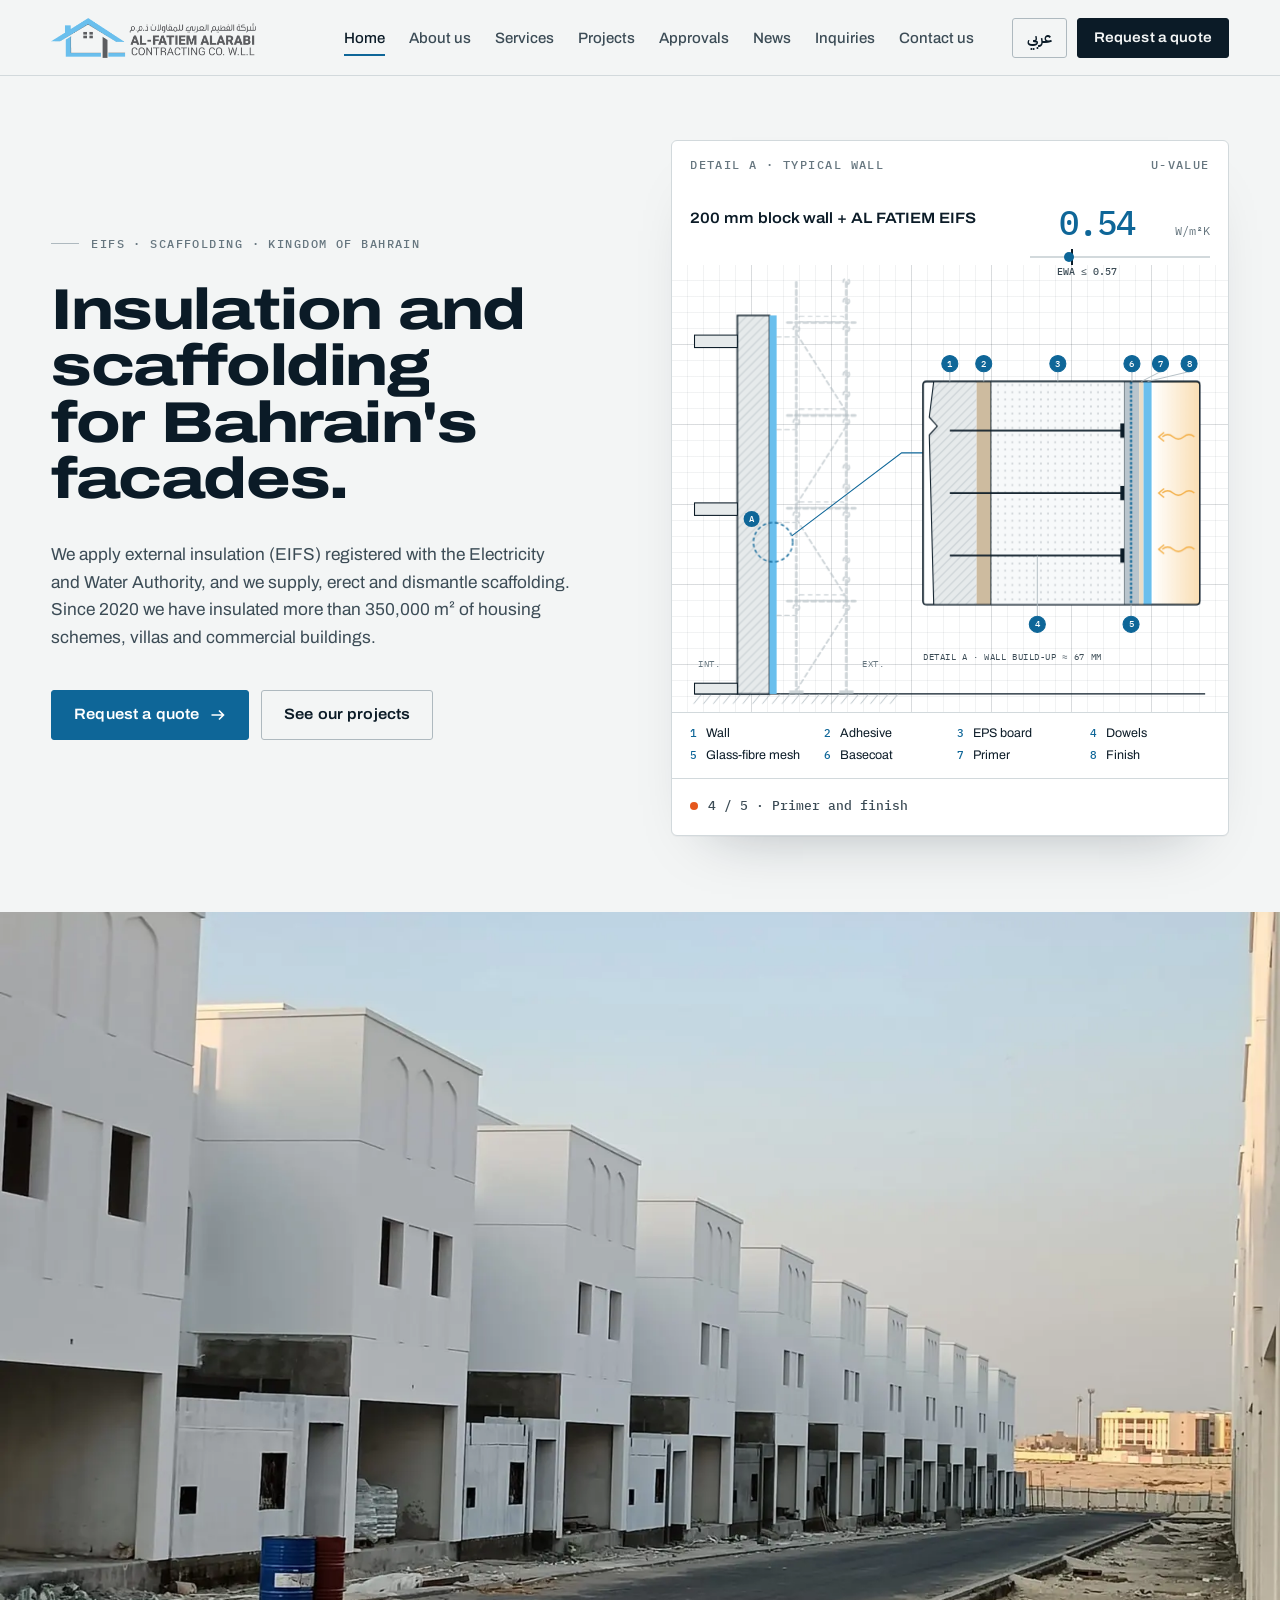
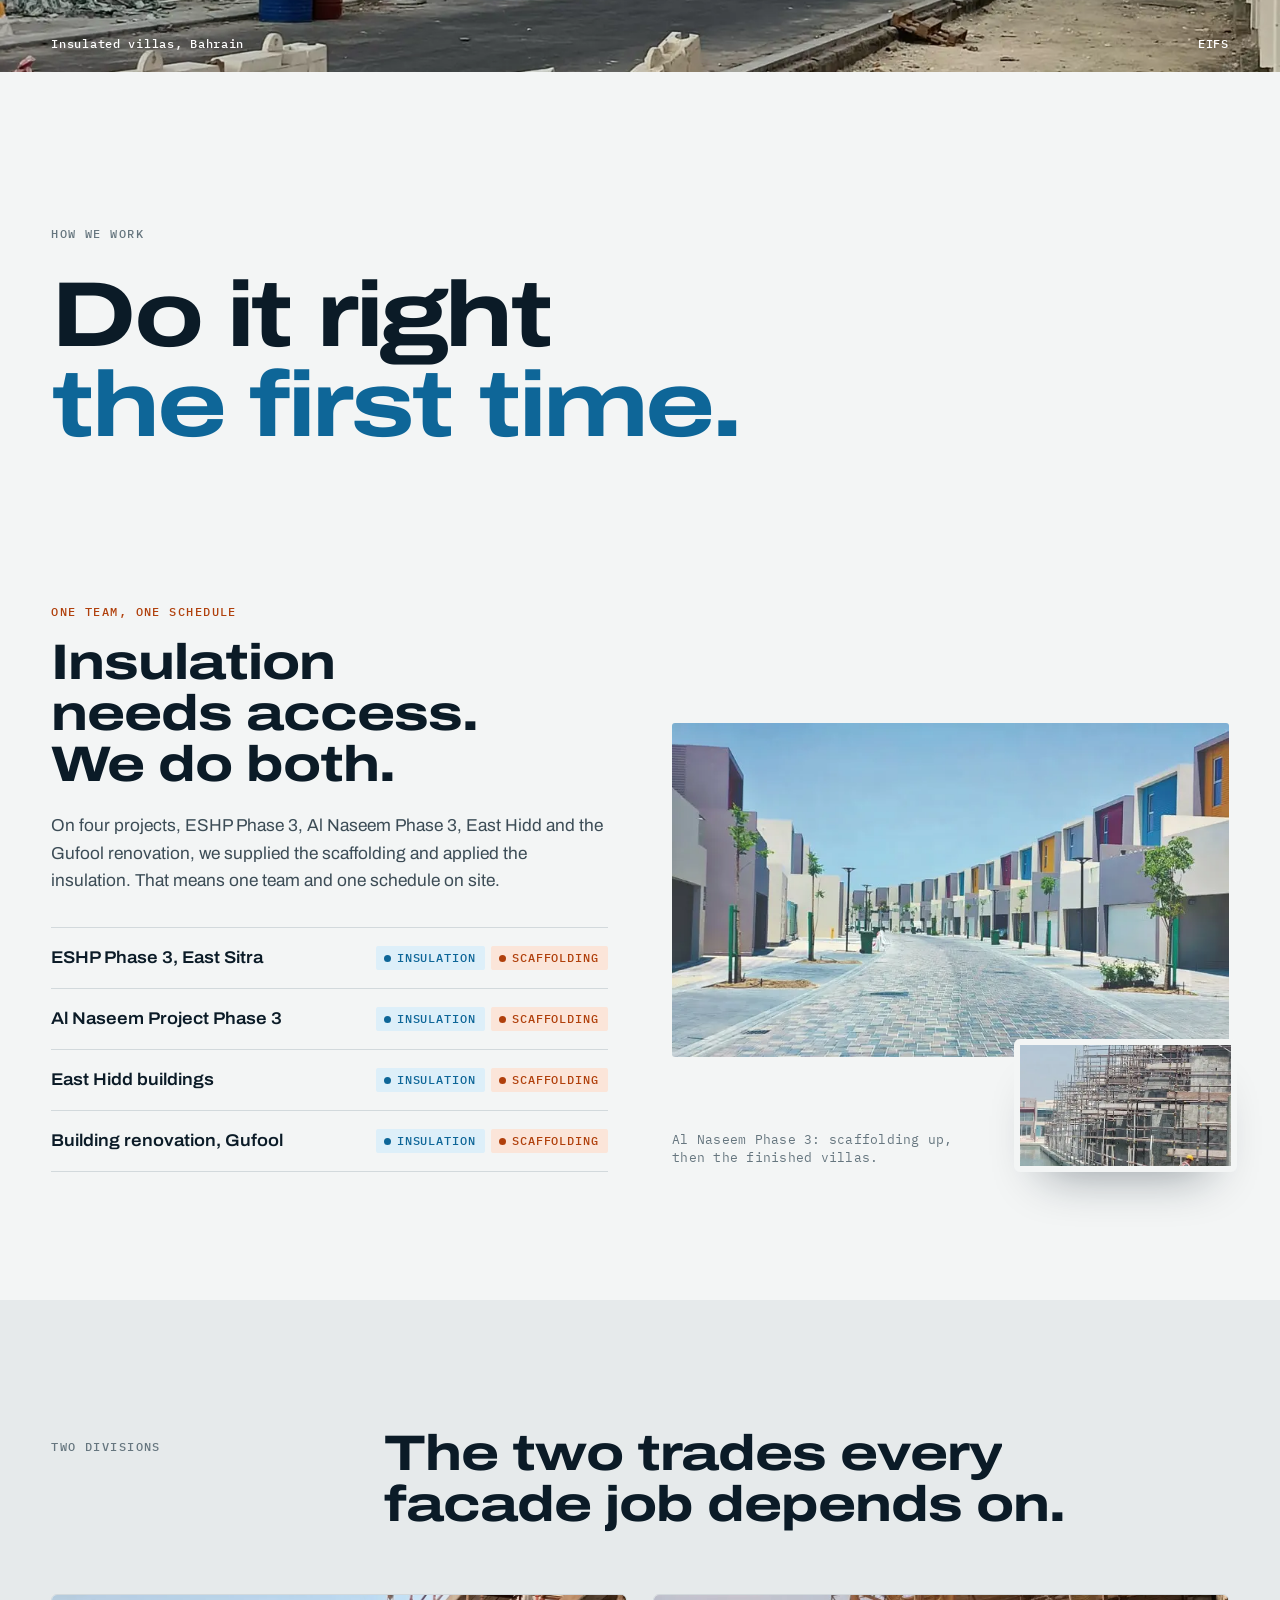
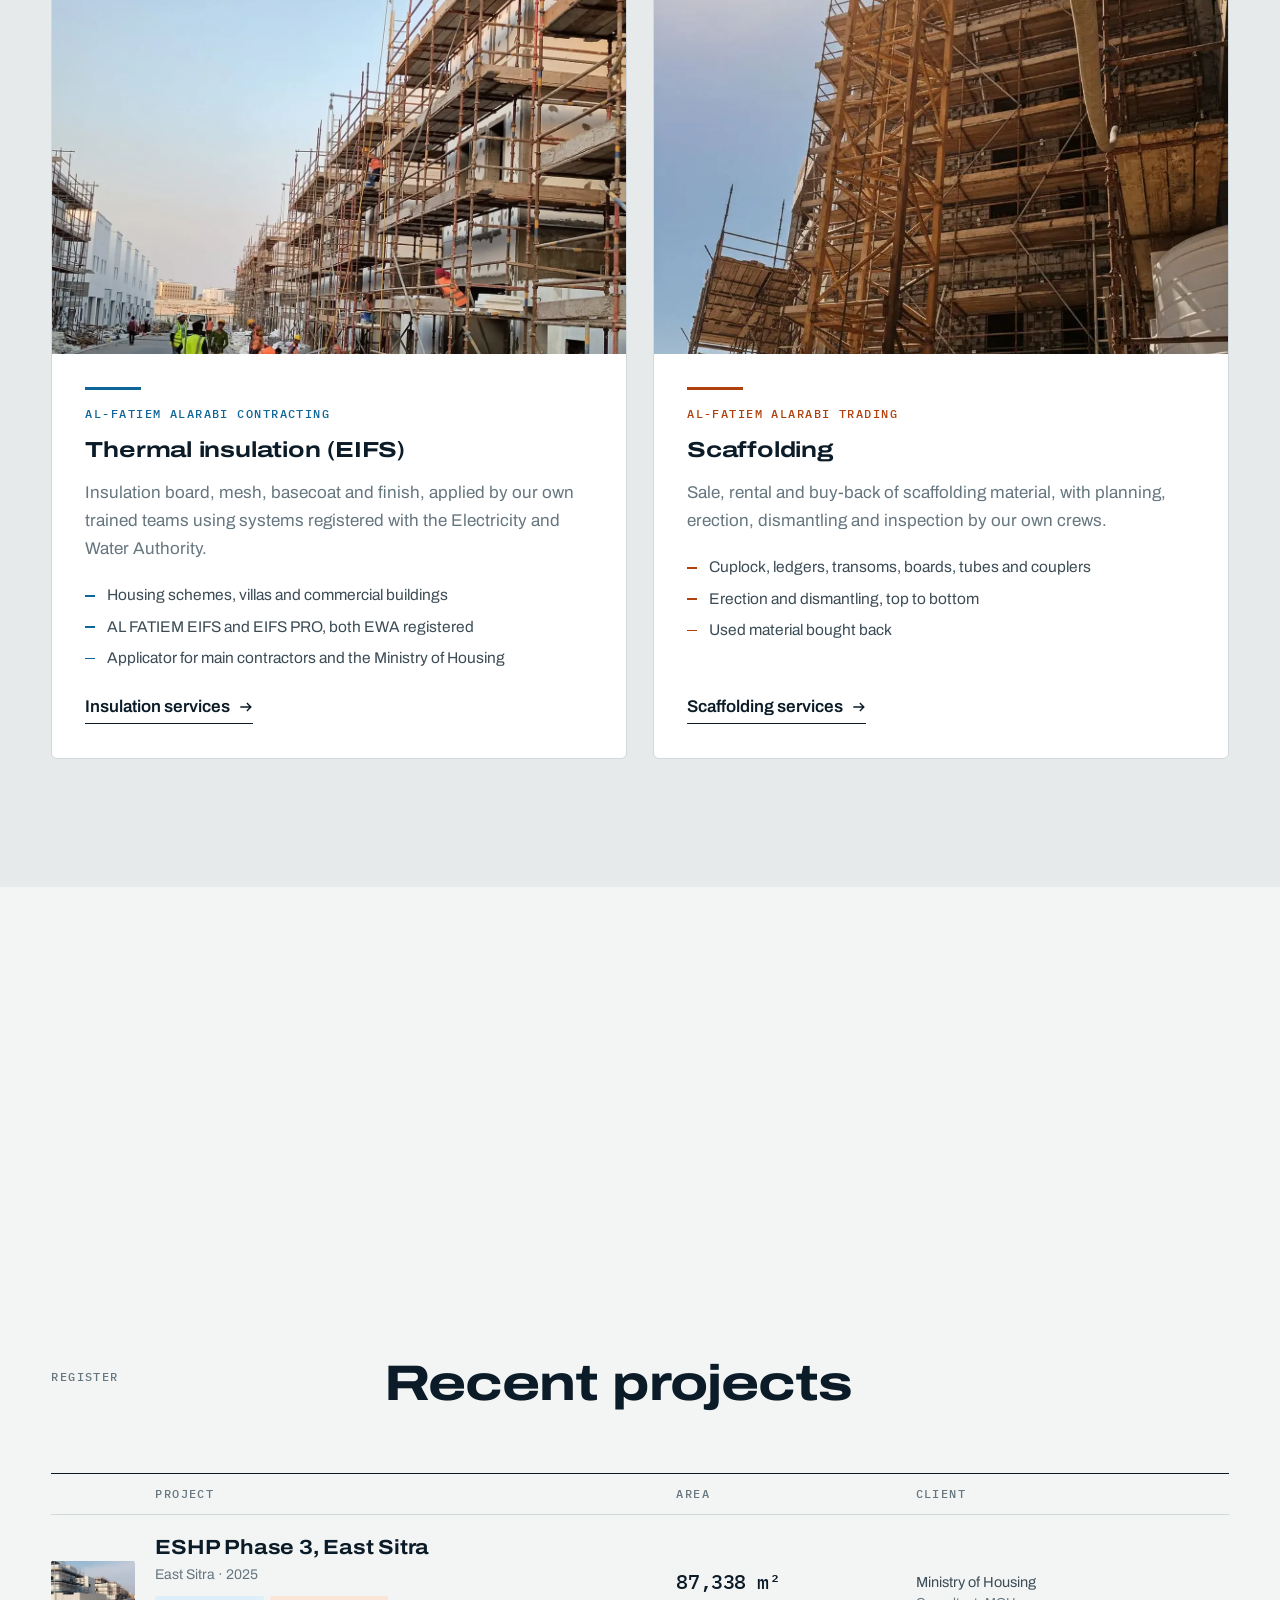
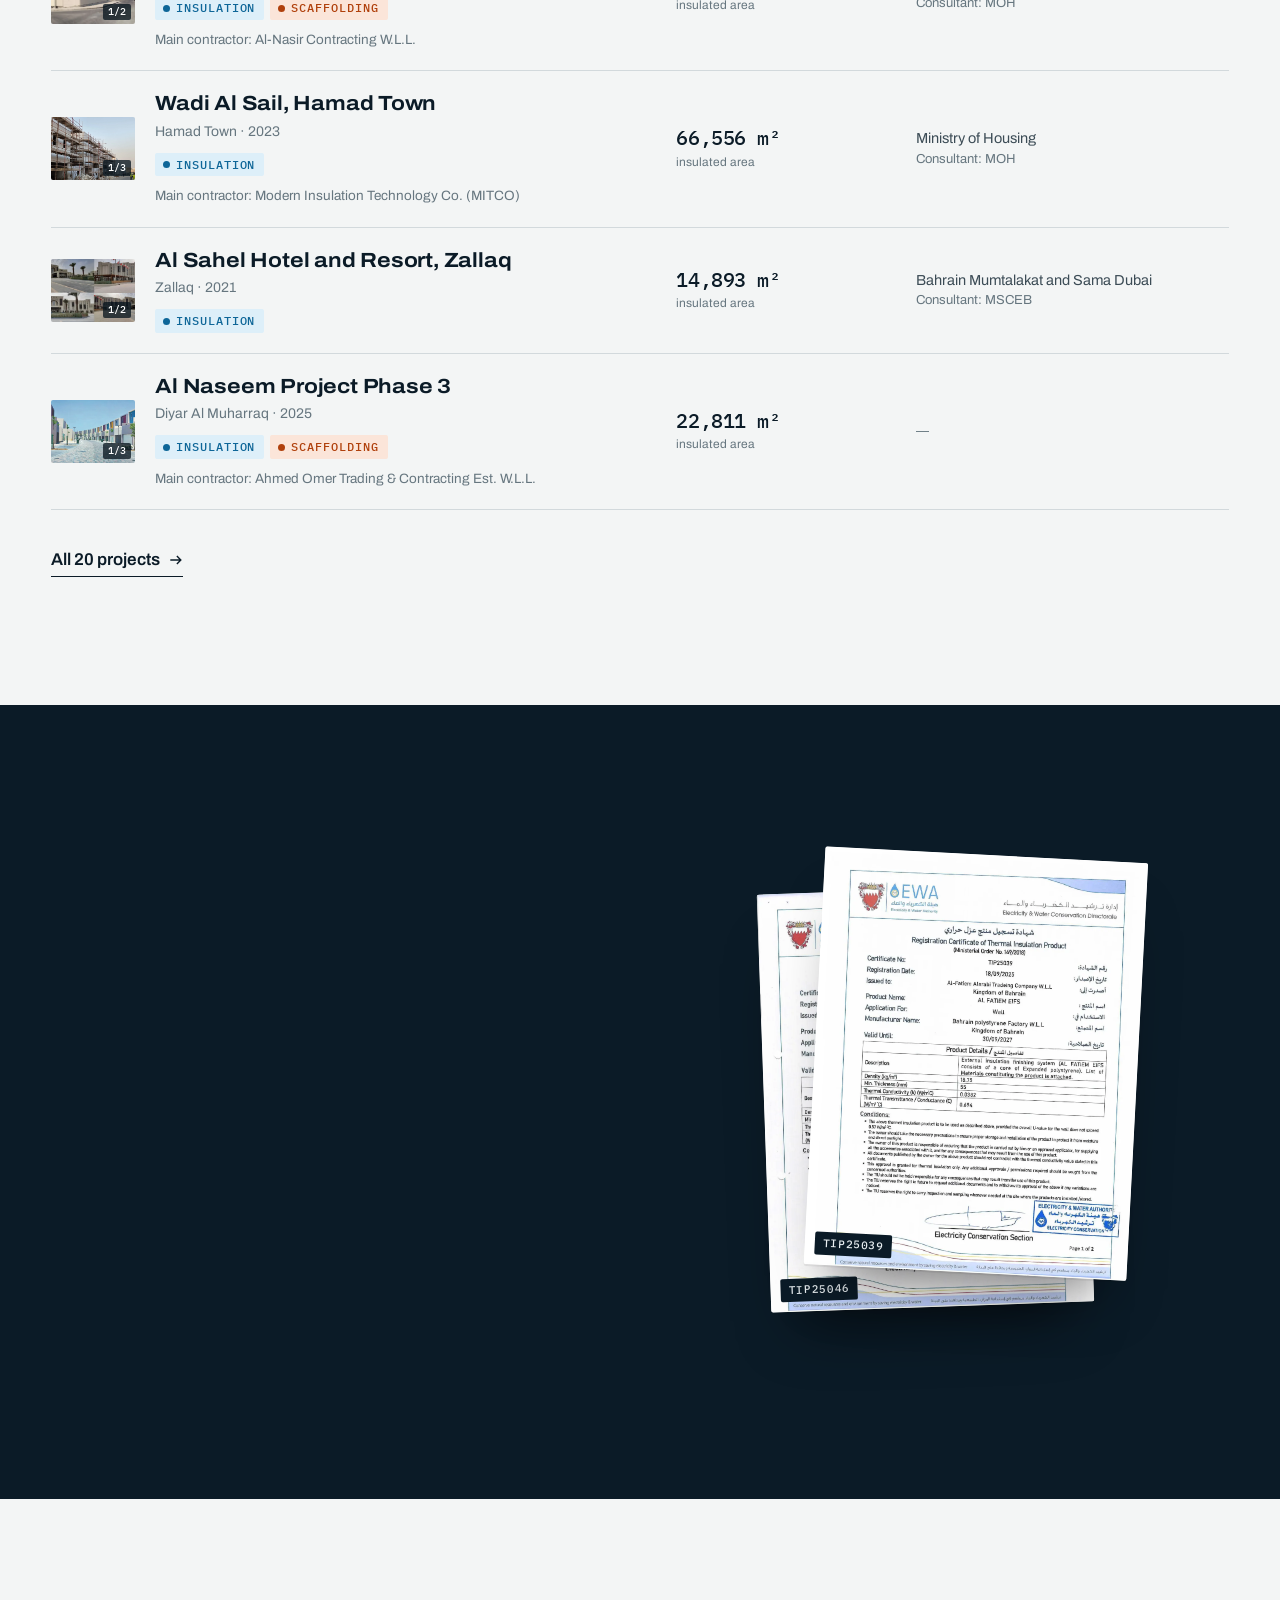
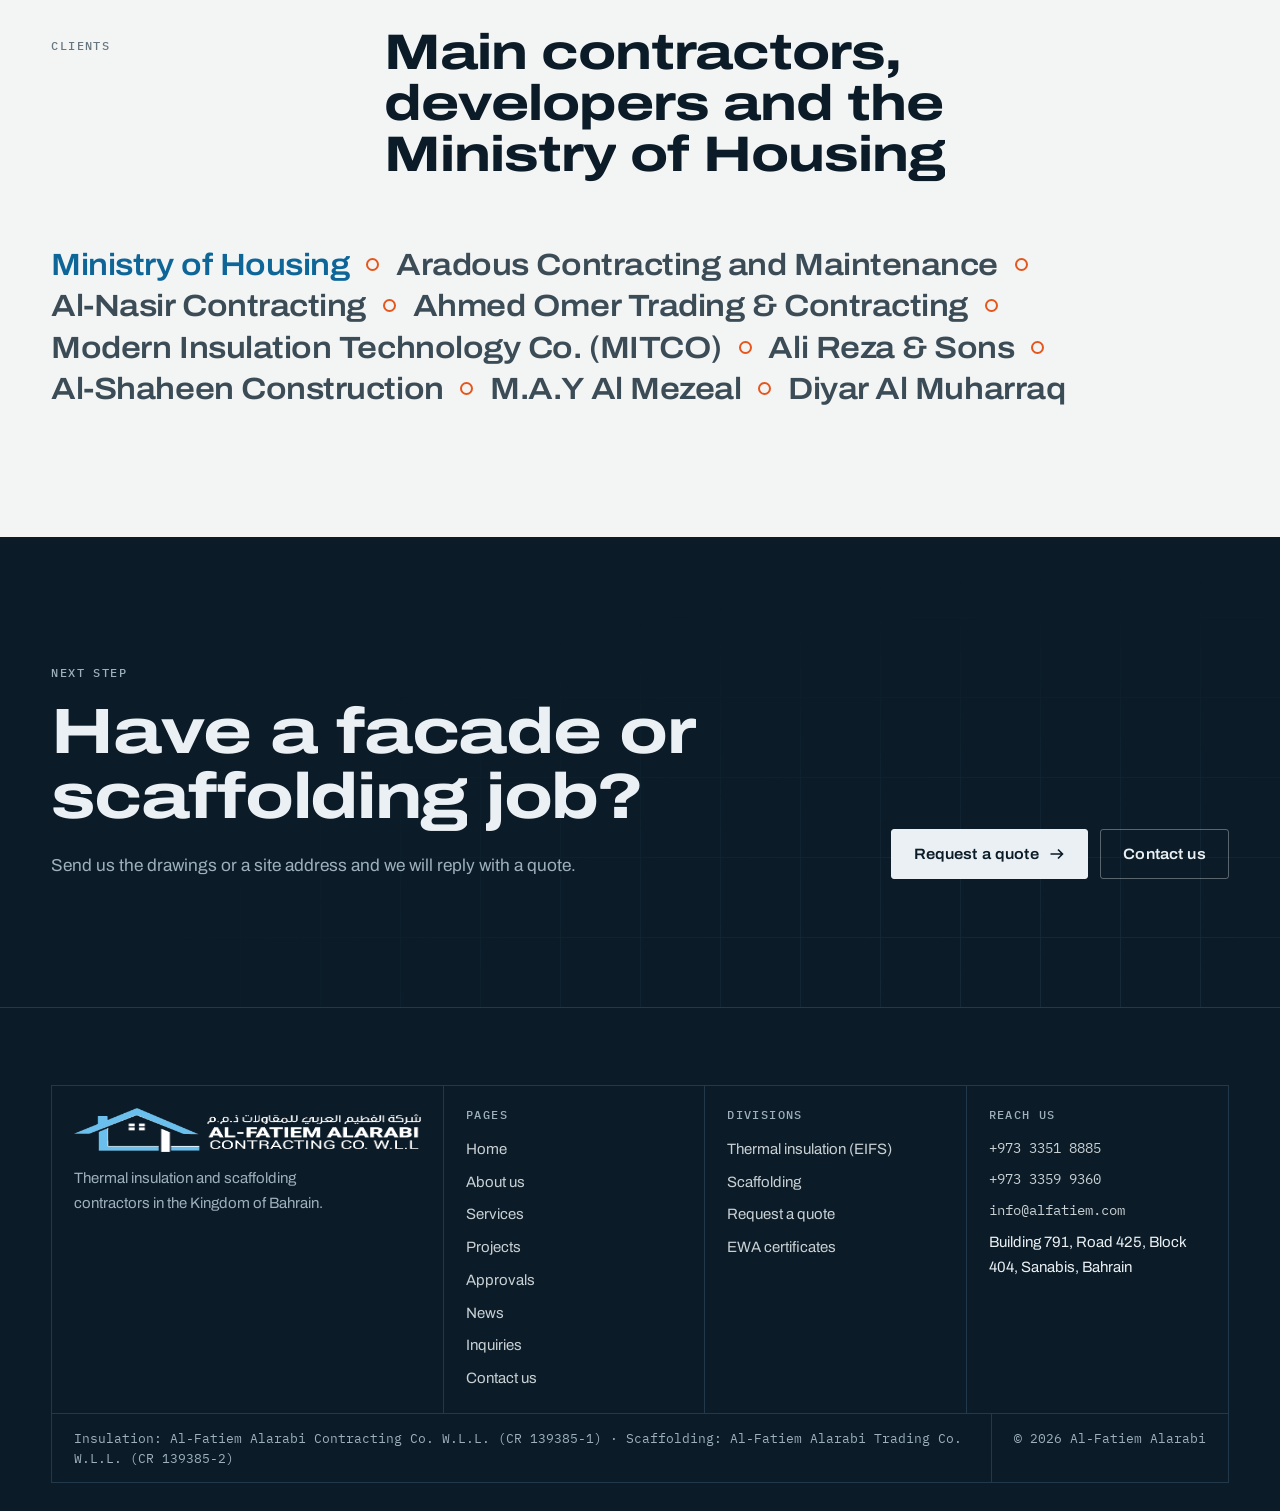
<file: alfitaim/index.html>
<!doctype html>
<html lang="en" dir="ltr">
<head>
<meta charset="utf-8">
<meta name="viewport" content="width=device-width,initial-scale=1,viewport-fit=cover">
<title>Al-Fatiem Alarabi</title>
<meta name="title-en" content="Al-Fatiem Alarabi">
<meta name="title-ar" content="الفطيم العربي">
<meta name="description" content="Al-Fatiem Alarabi applies EWA-registered EIFS thermal insulation and supplies, erects and dismantles scaffolding in the Kingdom of Bahrain.">
<meta name="theme-color" content="#F3F5F5" media="(prefers-color-scheme: light)">
<meta name="theme-color" content="#0A141B" media="(prefers-color-scheme: dark)">
<meta property="og:title" content="Al-Fatiem Alarabi">
<meta property="og:description" content="Al-Fatiem Alarabi applies EWA-registered EIFS thermal insulation and supplies, erects and dismantles scaffolding in the Kingdom of Bahrain.">
<meta property="og:image" content="img/hero-villas.webp">
<link rel="icon" type="image/png" href="img/favicon.png">
<link rel="apple-touch-icon" href="img/favicon.png">
<link rel="preload" href="assets/fonts/archivo-latin-var.woff2" as="font" type="font/woff2" crossorigin>
<link rel="stylesheet" href="assets/css/site.css">
<script>(function(){var h=document.documentElement;h.className+=' js';try{if(localStorage.getItem('afl')==='ar'){h.lang='ar';h.dir='rtl';var t=document.querySelector('meta[name=title-ar]');if(t)document.title=t.content}}catch(e){}})()</script>
<script src="assets/js/site.js" defer></script><script src="assets/js/data.js" defer></script><script src="assets/js/home.js" defer></script>
</head>
<body>
<a class="skip" href="#main"><span data-l="en">Skip to content</span><span data-l="ar">انتقل إلى المحتوى</span></a>
<header class="hdr"><div class="wrap hdr-in">
<a class="brand" href="index.html" aria-label="Al-Fatiem Alarabi"><img class="logo-l" src="img/logoH-1.png" alt="Al-Fatiem Alarabi Contracting Co. W.L.L." width="215" height="42"><img class="logo-d" src="img/logoH-white.png" alt="" width="215" height="42"></a>
<nav class="nav" id="nav" aria-label="Main"><a href="index.html" aria-current="page"><span data-l="en">Home</span><span data-l="ar">الرئيسية</span></a><a href="about.html"><span data-l="en">About us</span><span data-l="ar">من نحن</span></a><a href="services.html"><span data-l="en">Services</span><span data-l="ar">الخدمات</span></a><a href="projects.html"><span data-l="en">Projects</span><span data-l="ar">المشاريع</span></a><a href="approvals.html"><span data-l="en">Approvals</span><span data-l="ar">الاعتمادات</span></a><a href="news.html"><span data-l="en">News</span><span data-l="ar">الأخبار</span></a><a href="inquiries.html"><span data-l="en">Inquiries</span><span data-l="ar">الاستفسارات</span></a><a href="contact.html"><span data-l="en">Contact us</span><span data-l="ar">اتصل بنا</span></a><div class="nav-foot"><a class="btn wa" href="https://wa.me/97333599360" target="_blank" rel="noopener"><svg class="ic" viewBox="0 0 24 24" aria-hidden="true"><path d="M12 2a10 10 0 0 0-8.6 15.1L2 22l5-1.3A10 10 0 1 0 12 2Zm0 18.2a8.2 8.2 0 0 1-4.2-1.2l-.3-.2-3 .8.8-2.9-.2-.3A8.2 8.2 0 1 1 12 20.2Zm4.5-6.1c-.2-.1-1.5-.7-1.7-.8-.2-.1-.4-.1-.6.1l-.8 1c-.1.2-.3.2-.5.1a6.7 6.7 0 0 1-3.3-2.9c-.2-.4.2-.4.7-1.3.1-.2 0-.3 0-.4l-.8-1.8c-.2-.5-.4-.4-.6-.4h-.5a1 1 0 0 0-.7.3 3 3 0 0 0-.9 2.2 5.2 5.2 0 0 0 1.1 2.8 11.9 11.9 0 0 0 4.6 4 5.2 5.2 0 0 0 3.2.7 2.7 2.7 0 0 0 1.8-1.3 2.2 2.2 0 0 0 .2-1.3c-.1-.1-.2-.2-.5-.3Z"/></svg> <span data-l="en">WhatsApp +973 3359 9360</span><span data-l="ar">واتساب ‎+973 3359 9360</span></a><a class="btn ghost" href="inquiries.html"><span data-l="en">Request a quote</span><span data-l="ar">اطلب عرض سعر</span></a></div></nav>
<div class="hdr-tools"><button class="lang" type="button" data-al-en="Switch to Arabic" data-al-ar="التبديل إلى الإنجليزية" aria-label="Switch to Arabic"><span data-l="en" lang="ar">عربي</span><span data-l="ar" lang="en">English</span></button><a class="btn btn-sm" href="inquiries.html"><span data-l="en">Request a quote</span><span data-l="ar">اطلب عرض سعر</span></a><button class="menu-btn" type="button" aria-expanded="false" aria-controls="nav" data-al-en="Menu" data-al-ar="القائمة" aria-label="Menu"><i></i><i></i><i></i></button></div>
</div></header>
<main id="main">

<section class="hero"><div class="wrap hero-grid">
 <div>
  <p class="label" data-rv><i aria-hidden="true"></i><span data-l="en">EIFS · Scaffolding · Kingdom of Bahrain</span><span data-l="ar">العزل الخارجي · السقالات · مملكة البحرين</span></p>
  <h1 class="h1 split"><span data-l="en">Insulation and scaffolding for Bahrain's facades.</span><span data-l="ar">العزل الحراري والسقالات لواجهات مباني البحرين.</span></h1>
  <p class="lead" data-rv style="--d:380ms"><span data-l="en">We apply external insulation (EIFS) registered with the Electricity and Water Authority, and we supply, erect and dismantle scaffolding. Since 2020 we have insulated more than 350,000 m² of housing schemes, villas and commercial buildings.</span><span data-l="ar">ننفّذ أنظمة العزل الحراري الخارجي (EIFS) المسجّلة لدى هيئة الكهرباء والماء، ونوفّر السقالات ونركّبها ونفكّها. منذ عام 2020 عزلنا أكثر من 350,000 م² من مشاريع الإسكان والفلل والمباني التجارية.</span></p>
  <div class="row" data-rv style="--d:480ms"><a class="btn sky" href="inquiries.html"><span data-l="en">Request a quote</span><span data-l="ar">اطلب عرض سعر</span><svg class="ar" viewBox="0 0 16 16" aria-hidden="true"><path d="M1.5 8h12M9 3.5 13.5 8 9 12.5" fill="none" stroke="currentColor" stroke-width="1.6"/></svg></a><a class="btn ghost" href="projects.html"><span data-l="en">See our projects</span><span data-l="ar">شاهد مشاريعنا</span></a></div>
 </div>
 <figure class="job" data-rv="fade" style="--d:200ms">
  <div class="job-head">
   <div class="job-title"><span class="label"><span data-l="en">Detail A · typical wall</span><span data-l="ar">تفصيل A · جدار نموذجي</span></span><b><span data-l="en">200 mm block wall + AL FATIEM EIFS</span><span data-l="ar">جدار بلوك 200 مم + AL FATIEM EIFS</span></b></div>
   <div class="u"><span class="label"><span data-l="en">U-value</span><span data-l="ar">معامل الانتقال</span></span><output class="u-num" aria-live="off">2.38</output><span class="u-unit">W/m²K</span><div class="u-track" aria-hidden="true"><span class="u-lim" data-t="EWA ≤ 0.57"></span><span class="u-ptr"></span></div></div>
  </div>
  <div class="job-draw"></div>
  <ol class="job-key"><li data-id="sub"><b>1</b><span data-l="en">Wall</span><span data-l="ar">الجدار</span></li><li data-id="adh"><b>2</b><span data-l="en">Adhesive</span><span data-l="ar">مادة اللصق</span></li><li data-id="eps"><b>3</b><span data-l="en">EPS board</span><span data-l="ar">لوح العزل</span></li><li data-id="dow"><b>4</b><span data-l="en">Dowels</span><span data-l="ar">مسامير التثبيت</span></li><li data-id="mesh"><b>5</b><span data-l="en">Glass-fibre mesh</span><span data-l="ar">شبك الألياف</span></li><li data-id="base"><b>6</b><span data-l="en">Basecoat</span><span data-l="ar">طبقة الأساس</span></li><li data-id="pri"><b>7</b><span data-l="en">Primer</span><span data-l="ar">التأسيس</span></li><li data-id="fin"><b>8</b><span data-l="en">Finish</span><span data-l="ar">التشطيب</span></li></ol>
  <div class="job-foot"><p class="job-step" aria-live="polite"><i aria-hidden="true"></i><span></span></p><button class="job-replay" type="button"><svg viewBox="0 0 16 16" aria-hidden="true"><path d="M2.5 8a5.5 5.5 0 1 0 1.7-4M2.5 2v3h3" fill="none" stroke="currentColor" stroke-width="1.5"/></svg><span data-l="en">Replay</span><span data-l="ar">أعد التشغيل</span></button></div>
 </figure>
</div></section>

<figure class="band-photo" data-rv="img"><img src="img/hero-villas.webp" alt="Insulated villas in Bahrain" width="1600" height="1200" loading="lazy" decoding="async"><figcaption><span><span data-l="en">Insulated villas, Bahrain</span><span data-l="ar">فلل معزولة، البحرين</span></span><span>EIFS</span></figcaption></figure>

<section class="statement"><div class="wrap">
 <p class="label" data-rv><span data-l="en">How we work</span><span data-l="ar">كيف نعمل</span></p>
 <p class="split"><span data-l="en">Do it right <em>the first time.</em></span><span data-l="ar">إنجاز العمل بإتقان <em>من المرة الأولى.</em></span></p>
</div></section>

<section class="sec top0"><div class="wrap both">
 <div>
  <p class="label ledger" data-rv><span data-l="en">One team, one schedule</span><span data-l="ar">فريق واحد وجدول واحد</span></p>
  <h2 class="h2 split" style="margin-top:18px"><span data-l="en">Insulation needs access. We do both.</span><span data-l="ar">العزل يحتاج إلى سقالات. ننفّذ الاثنين.</span></h2>
  <p class="lead" data-rv><span data-l="en">On four projects, ESHP Phase 3, Al Naseem Phase 3, East Hidd and the Gufool renovation, we supplied the scaffolding and applied the insulation. That means one team and one schedule on site.</span><span data-l="ar">في أربعة مشاريع هي إسكان شرق سترة المرحلة 3 والنسيم المرحلة 3 وشرق الحد وتجديد مبنى القفول، وفّرنا السقالات ونفّذنا العزل. أي فريق واحد وجدول واحد في الموقع.</span></p>
  <ul class="both-list" data-stagger="80"><li data-rv><a href="projects.html#government"><span><span data-l="en">ESHP Phase 3, East Sitra</span><span data-l="ar">إسكان شرق سترة، المرحلة 3</span></span><span class="tags"><span class="tag eifs"><span data-l="en">Insulation</span><span data-l="ar">عزل</span></span><span class="tag scaf"><span data-l="en">Scaffolding</span><span data-l="ar">سقالات</span></span></span></a></li><li data-rv><a href="projects.html#residential"><span><span data-l="en">Al Naseem Project Phase 3</span><span data-l="ar">مشروع النسيم، المرحلة 3</span></span><span class="tags"><span class="tag eifs"><span data-l="en">Insulation</span><span data-l="ar">عزل</span></span><span class="tag scaf"><span data-l="en">Scaffolding</span><span data-l="ar">سقالات</span></span></span></a></li><li data-rv><a href="projects.html#commercial"><span><span data-l="en">East Hidd buildings</span><span data-l="ar">مباني شرق الحد</span></span><span class="tags"><span class="tag eifs"><span data-l="en">Insulation</span><span data-l="ar">عزل</span></span><span class="tag scaf"><span data-l="en">Scaffolding</span><span data-l="ar">سقالات</span></span></span></a></li><li data-rv><a href="projects.html#commercial"><span><span data-l="en">Building renovation, Gufool</span><span data-l="ar">تجديد مبنى، القفول</span></span><span class="tags"><span class="tag eifs"><span data-l="en">Insulation</span><span data-l="ar">عزل</span></span><span class="tag scaf"><span data-l="en">Scaffolding</span><span data-l="ar">سقالات</span></span></span></a></li></ul>
 </div>
 <div class="duo">
  <figure class="ph duo-a" data-rv="img"><img src="img/naseem-1.webp" alt="Finished insulated villas at Al Naseem, Diyar Al Muharraq" width="750" height="450" loading="lazy"></figure>
  <figure class="ph duo-b" data-rv="img" style="--d:250ms"><img src="img/s-naseem.webp" alt="Scaffolding and insulation work at Al Naseem Phase 3" width="511" height="569" loading="lazy"></figure>
  <p class="cap duo-cap"><span data-l="en">Al Naseem Phase 3: scaffolding up, then the finished villas.</span><span data-l="ar">النسيم المرحلة 3: السقالات أثناء العمل، ثم الفلل بعد التشطيب.</span></p>
 </div>
</div></section>

<section class="sec alt"><div class="wrap">
 <div class="shead"><p class="label" data-rv><span data-l="en">Two divisions</span><span data-l="ar">قسمان</span></p><div><h2 class="h2 split"><span data-l="en">The two trades every facade job depends on.</span><span data-l="ar">الحرفتان اللتان يعتمد عليهما كل مشروع واجهات.</span></h2></div></div>
 <div class="divs" data-stagger="140">
  <a class="div" href="services.html#insulation" data-rv>
   <figure class="ph"><img src="img/wadi-2.webp" alt="Insulation board being fixed on villas at Wadi Al Sail" width="1200" height="900" loading="lazy"></figure>
   <div class="div-body"><p class="label sky"><span data-l="en">Al-Fatiem Alarabi Contracting</span><span data-l="ar">الفطيم العربي للمقاولات</span></p><h3 class="h3"><span data-l="en">Thermal insulation (EIFS)</span><span data-l="ar">العزل الحراري الخارجي (EIFS)</span></h3><p class="muted"><span data-l="en">Insulation board, mesh, basecoat and finish, applied by our own trained teams using systems registered with the Electricity and Water Authority.</span><span data-l="ar">ألواح العزل والشبك وطبقة الأساس والتشطيب، تنفّذها فرقنا المدرّبة وفق أنظمة مسجّلة لدى هيئة الكهرباء والماء.</span></p>
    <ul><li><span data-l="en">Housing schemes, villas and commercial buildings</span><span data-l="ar">مشاريع إسكان وفلل ومبانٍ تجارية</span></li><li><span data-l="en">AL FATIEM EIFS and EIFS PRO, both EWA registered</span><span data-l="ar">AL FATIEM EIFS وEIFS PRO، كلاهما مسجّل لدى الهيئة</span></li><li><span data-l="en">Applicator for main contractors and the Ministry of Housing</span><span data-l="ar">مُنفِّذ لدى المقاولين الرئيسيين ووزارة الإسكان</span></li></ul>
    <span class="tlink"><span data-l="en">Insulation services</span><span data-l="ar">خدمات العزل</span><svg class="ar" viewBox="0 0 16 16" aria-hidden="true"><path d="M1.5 8h12M9 3.5 13.5 8 9 12.5" fill="none" stroke="currentColor" stroke-width="1.6"/></svg></span></div>
  </a>
  <a class="div scaf" href="services.html#scaffolding" data-rv>
   <figure class="ph"><img src="img/s-hero.webp" alt="Scaffolding on a multi-storey building" width="864" height="951" loading="lazy" style="object-position:50% 35%"></figure>
   <div class="div-body"><p class="label ledger"><span data-l="en">Al-Fatiem Alarabi Trading</span><span data-l="ar">الفطيم العربي للتجارة</span></p><h3 class="h3"><span data-l="en">Scaffolding</span><span data-l="ar">السقالات</span></h3><p class="muted"><span data-l="en">Sale, rental and buy-back of scaffolding material, with planning, erection, dismantling and inspection by our own crews.</span><span data-l="ar">بيع وتأجير وشراء مواد السقالات، مع التخطيط والتركيب والفك والفحص بواسطة فرقنا.</span></p>
    <ul><li><span data-l="en">Cuplock, ledgers, transoms, boards, tubes and couplers</span><span data-l="ar">كابلوك وعوارض أفقية وعوارض عرضية وألواح وأنابيب ووصلات</span></li><li><span data-l="en">Erection and dismantling, top to bottom</span><span data-l="ar">تركيب وفك السقالات من الأعلى إلى الأسفل</span></li><li><span data-l="en">Used material bought back</span><span data-l="ar">شراء المواد المستعملة</span></li></ul>
    <span class="tlink"><span data-l="en">Scaffolding services</span><span data-l="ar">خدمات السقالات</span><svg class="ar" viewBox="0 0 16 16" aria-hidden="true"><path d="M1.5 8h12M9 3.5 13.5 8 9 12.5" fill="none" stroke="currentColor" stroke-width="1.6"/></svg></span></div>
  </a>
 </div>
</div></section>

<section class="sec figs"><div class="wrap"><p class="label" data-rv><span data-l="en">The record so far</span><span data-l="ar">السجل حتى الآن</span></p><p id="figs" data-rv style="margin-top:24px"></p></div></section>

<section class="sec top0"><div class="wrap">
 <div class="shead"><p class="label" data-rv><span data-l="en">Register</span><span data-l="ar">السجل</span></p><div><h2 class="h2 split"><span data-l="en">Recent projects</span><span data-l="ar">أحدث المشاريع</span></h2></div></div>
 <div class="reg"><div class="reg-head label"><span></span><span><span data-l="en">Project</span><span data-l="ar">المشروع</span></span><span><span data-l="en">Area</span><span data-l="ar">المساحة</span></span><span><span data-l="en">Client</span><span data-l="ar">العميل</span></span></div><div id="featured" data-stagger="90"></div></div>
 <div class="row" style="margin-top:36px" data-rv><a class="tlink" href="projects.html"><span data-l="en">All 20 projects</span><span data-l="ar">كل المشاريع العشرين</span><svg class="ar" viewBox="0 0 16 16" aria-hidden="true"><path d="M1.5 8h12M9 3.5 13.5 8 9 12.5" fill="none" stroke="currentColor" stroke-width="1.6"/></svg></a></div>
</div></section>

<section class="sec on-night"><div class="wrap ewa">
 <div>
  <p class="label" data-rv><span data-l="en">Approvals</span><span data-l="ar">الاعتمادات</span></p>
  <h2 class="h2 split" style="margin-top:18px"><span data-l="en">Registered with the Electricity and Water Authority</span><span data-l="ar">مسجّلة لدى هيئة الكهرباء والماء</span></h2>
  <p class="lead" data-rv><span data-l="en">Both of our insulation systems hold EWA registration under Ministerial Order 149/2018. Certificate numbers, validity dates and certified materials are published on the Approvals page.</span><span data-l="ar">يحمل نظاما العزل لدينا تسجيلًا لدى هيئة الكهرباء والماء بموجب القرار الوزاري 149/2018. أرقام الشهادات وتواريخ الصلاحية والمواد المعتمدة منشورة في صفحة الاعتمادات.</span></p>
  <dl data-rv><dt>EIFS PRO</dt><dd>TIP25046 · <span data-l="en">valid to 31 Dec 2027</span><span data-l="ar">صالحة حتى 31 ديسمبر 2027</span></dd><dt>EIFS</dt><dd>TIP25039 · <span data-l="en">valid to 30 Sep 2027</span><span data-l="ar">صالحة حتى 30 سبتمبر 2027</span></dd></dl>
  <div class="row" data-rv><a class="btn" href="approvals.html"><span data-l="en">View certificates</span><span data-l="ar">اعرض الشهادات</span><svg class="ar" viewBox="0 0 16 16" aria-hidden="true"><path d="M1.5 8h12M9 3.5 13.5 8 9 12.5" fill="none" stroke="currentColor" stroke-width="1.6"/></svg></a></div>
 </div>
 <div class="sheets" data-in>
  <button type="button" class="sheet s1" data-zoom="img/ewa-1.webp" data-group="ewa" data-cap="TIP25046 · AL FATIEM EIFS PRO"><img src="img/ewa-1.webp" alt="EWA registration certificate TIP25046" width="1100" height="1424" loading="lazy"><span class="stamp">TIP25046</span></button>
  <button type="button" class="sheet s2" data-zoom="img/ewa-3.webp" data-group="ewa" data-cap="TIP25039 · AL FATIEM EIFS"><img src="img/ewa-3.webp" alt="EWA registration certificate TIP25039" width="1100" height="1424" loading="lazy"><span class="stamp">TIP25039</span></button>
 </div>
</div></section>

<section class="sec"><div class="wrap">
 <div class="shead"><p class="label" data-rv><span data-l="en">Clients</span><span data-l="ar">العملاء</span></p><div><h2 class="h2 split"><span data-l="en">Main contractors, developers and the Ministry of Housing</span><span data-l="ar">مقاولون رئيسيون ومطوّرون ووزارة الإسكان</span></h2></div></div>
 <ul class="names" data-stagger="45"><li data-rv><span data-l="en">Ministry of Housing</span><span data-l="ar">وزارة الإسكان</span></li><li data-rv>Aradous Contracting and Maintenance</li><li data-rv>Al-Nasir Contracting</li><li data-rv>Ahmed Omer Trading &amp; Contracting</li><li data-rv>Modern Insulation Technology Co. (MITCO)</li><li data-rv>Ali Reza &amp; Sons</li><li data-rv>Al-Shaheen Construction</li><li data-rv>M.A.Y Al Mezeal</li><li data-rv>Diyar Al Muharraq</li></ul>
</div></section>
<section class="closing on-night"><div class="closing-grid" aria-hidden="true"></div><div class="wrap closing-in">
<div><p class="label" data-rv><span data-l="en">Next step</span><span data-l="ar">الخطوة التالية</span></p><h2 class="h2 split" style="margin-top:18px"><span data-l="en">Have a facade or scaffolding job?</span><span data-l="ar">لديك مشروع واجهات أو سقالات؟</span></h2><p class="lead" data-rv style="--d:200ms"><span data-l="en">Send us the drawings or a site address and we will reply with a quote.</span><span data-l="ar">أرسل لنا المخططات أو عنوان الموقع وسنرد عليك بعرض سعر.</span></p></div>
<div class="row" data-rv style="--d:300ms"><a class="btn" href="inquiries.html"><span data-l="en">Request a quote</span><span data-l="ar">اطلب عرض سعر</span><svg class="ar" viewBox="0 0 16 16" aria-hidden="true"><path d="M1.5 8h12M9 3.5 13.5 8 9 12.5" fill="none" stroke="currentColor" stroke-width="1.6"/></svg></a><a class="btn ghost" href="contact.html"><span data-l="en">Contact us</span><span data-l="ar">اتصل بنا</span></a></div>
</div></section>
</main>
<footer class="ftr"><div class="wrap">
<div class="tb">
 <div class="brandcell"><img src="img/logoH-white.png" alt="Al-Fatiem Alarabi" width="215" height="42" loading="lazy"><p><span data-l="en">Thermal insulation and scaffolding contractors in the Kingdom of Bahrain.</span><span data-l="ar">مقاولو العزل الحراري والسقالات في مملكة البحرين.</span></p></div>
 <div><h4><span data-l="en">Pages</span><span data-l="ar">الصفحات</span></h4><ul><li><a href="index.html"><span data-l="en">Home</span><span data-l="ar">الرئيسية</span></a></li><li><a href="about.html"><span data-l="en">About us</span><span data-l="ar">من نحن</span></a></li><li><a href="services.html"><span data-l="en">Services</span><span data-l="ar">الخدمات</span></a></li><li><a href="projects.html"><span data-l="en">Projects</span><span data-l="ar">المشاريع</span></a></li><li><a href="approvals.html"><span data-l="en">Approvals</span><span data-l="ar">الاعتمادات</span></a></li><li><a href="news.html"><span data-l="en">News</span><span data-l="ar">الأخبار</span></a></li><li><a href="inquiries.html"><span data-l="en">Inquiries</span><span data-l="ar">الاستفسارات</span></a></li><li><a href="contact.html"><span data-l="en">Contact us</span><span data-l="ar">اتصل بنا</span></a></li></ul></div>
 <div><h4><span data-l="en">Divisions</span><span data-l="ar">الأقسام</span></h4><ul><li><a href="services.html#insulation"><span data-l="en">Thermal insulation (EIFS)</span><span data-l="ar">العزل الحراري (EIFS)</span></a></li><li><a href="services.html#scaffolding"><span data-l="en">Scaffolding</span><span data-l="ar">السقالات</span></a></li><li><a href="inquiries.html"><span data-l="en">Request a quote</span><span data-l="ar">اطلب عرض سعر</span></a></li><li><a href="approvals.html"><span data-l="en">EWA certificates</span><span data-l="ar">شهادات الهيئة</span></a></li></ul></div>
 <div><h4><span data-l="en">Reach us</span><span data-l="ar">تواصل معنا</span></h4><ul><li class="mono"><a href="tel:+97333518885"><bdi dir="ltr">+973 3351 8885</bdi></a></li><li class="mono"><a href="https://wa.me/97333599360" target="_blank" rel="noopener"><bdi dir="ltr">+973 3359 9360</bdi></a></li><li class="mono"><a href="mailto:info@alfatiem.com">info@alfatiem.com</a></li><li><span data-l="en">Building 791, Road 425, Block 404, Sanabis, Bahrain</span><span data-l="ar">مبنى 791، طريق 425، مجمع 404، السنابس، البحرين</span></li></ul></div>
</div>
<div class="tb-legal"><span><span data-l="en">Insulation: Al-Fatiem Alarabi Contracting Co. W.L.L. (CR 139385-1) · Scaffolding: Al-Fatiem Alarabi Trading Co. W.L.L. (CR 139385-2)</span><span data-l="ar">العزل: شركة الفطيم العربي للمقاولات ذ.م.م (س.ت <bdi dir="ltr">139385-1</bdi>) · السقالات: شركة الفطيم العربي للتجارة ذ.م.م (س.ت <bdi dir="ltr">139385-2</bdi>)</span></span><span><span data-l="en">© 2026 Al-Fatiem Alarabi</span><span data-l="ar">© 2026 الفطيم العربي</span></span></div>
</div></footer>
</body>
</html>
</file>
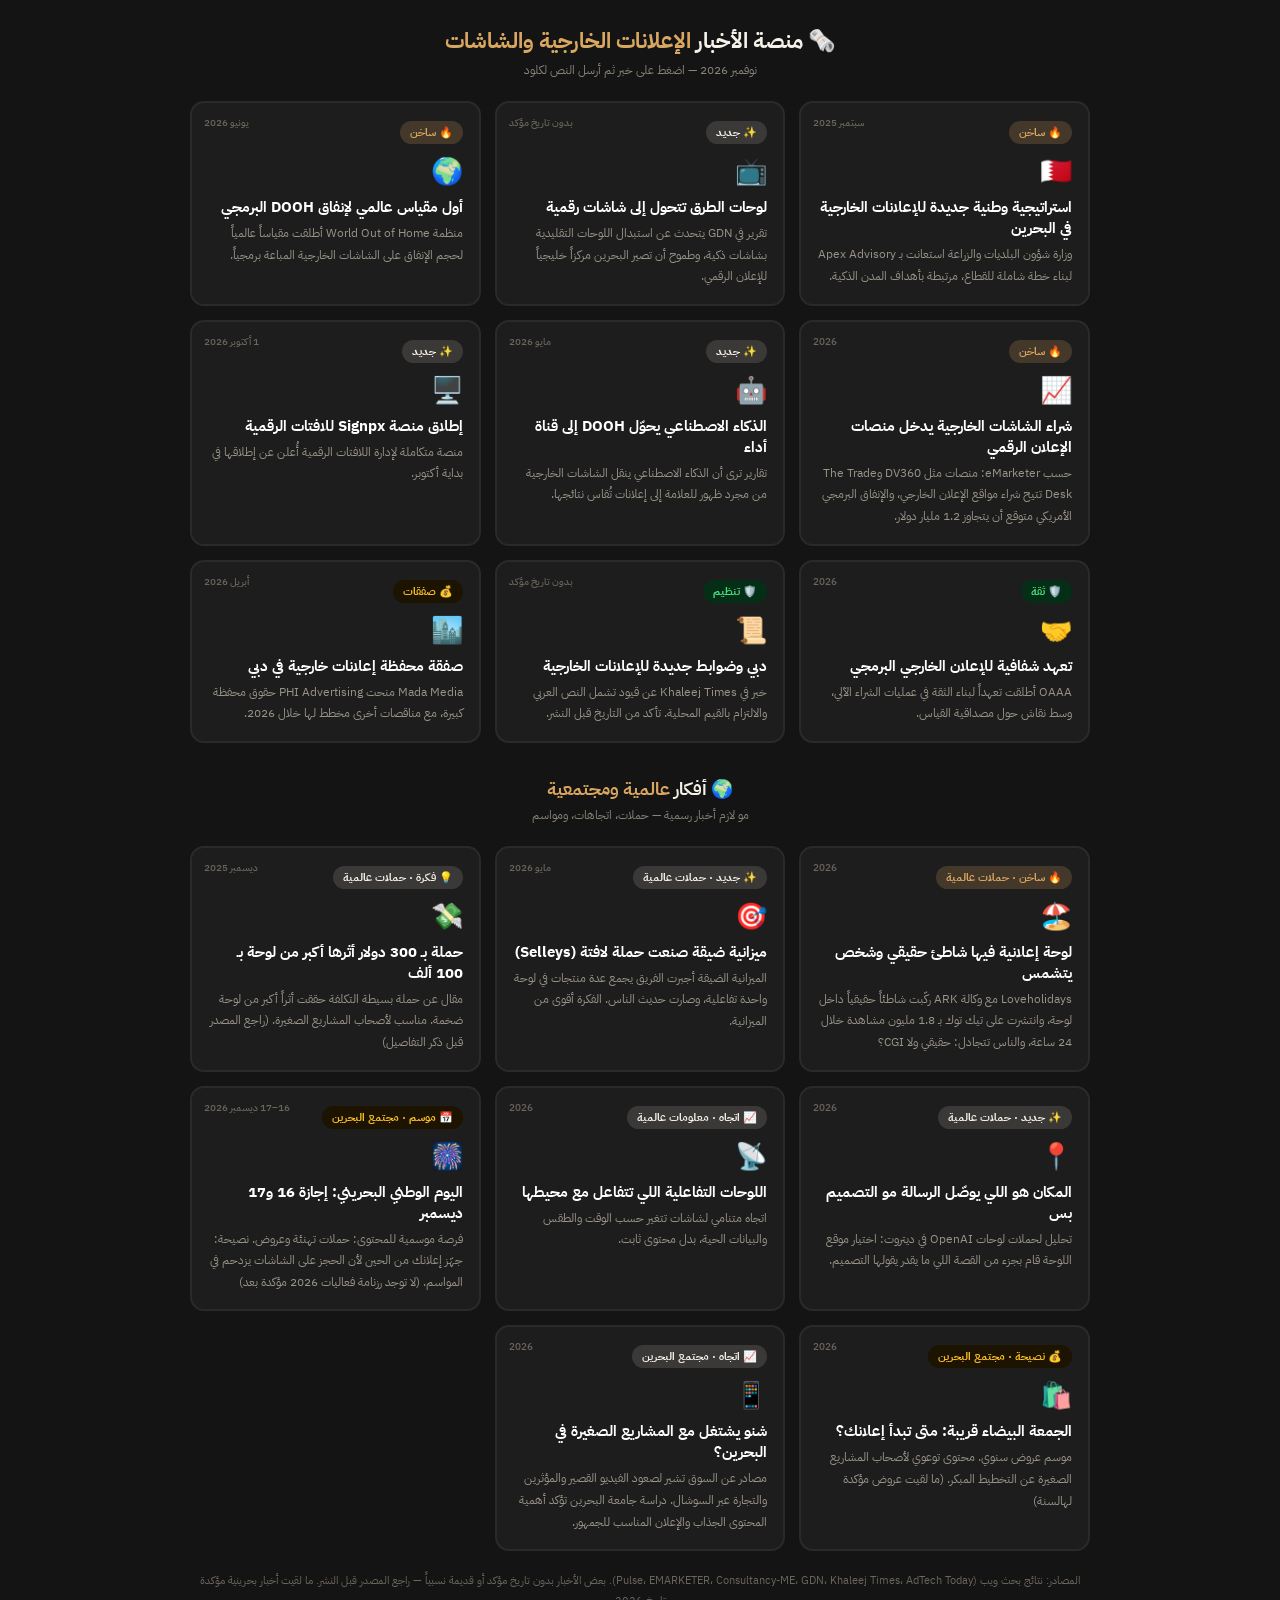
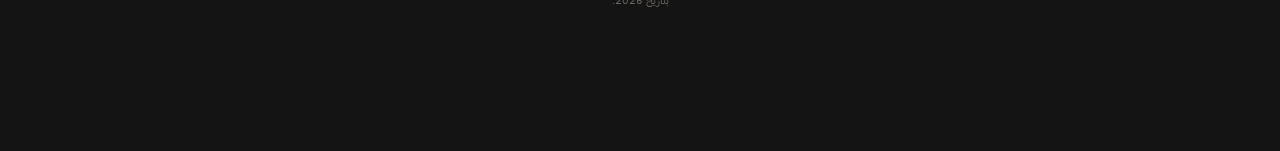
<file: news_dashboard_20261105.html>
<!DOCTYPE html>
<html lang="ar" dir="rtl">
<head>
<meta charset="UTF-8">
<meta name="viewport" content="width=device-width, initial-scale=1.0">
<style>
@import url('https://fonts.googleapis.com/css2?family=IBM+Plex+Sans+Arabic:wght@400;500;700&display=swap');
*{margin:0;padding:0;box-sizing:border-box;}
body{background:#141414;font-family:'IBM Plex Sans Arabic',Tahoma,Arial,sans-serif;min-height:100vh;padding:24px 16px 140px;direction:rtl;color:#F5F1E8;}
h1{text-align:center;font-size:22px;font-weight:700;color:#F5F1E8;margin-bottom:4px;}
.gold{color:#DAA761;}
.sub{text-align:center;font-size:12px;color:#8a8478;margin-bottom:22px;}
.grid{display:grid;grid-template-columns:repeat(auto-fill,minmax(270px,1fr));gap:14px;max-width:900px;margin:0 auto;}
.card{background:#1d1d1d;border:2px solid #2a2a2a;border-radius:14px;padding:16px;cursor:pointer;transition:border-color .15s,background .15s;position:relative;}
.card:hover{border-color:#DAA761;}
.card.selected{border-color:#DAA761;background:#DAA76118;}
.card-tag{display:inline-block;font-size:11px;font-weight:700;padding:3px 10px;border-radius:20px;margin-bottom:8px;}
.tag-hot{background:#DAA76133;color:#DAA761;}
.tag-new{background:#F5F1E822;color:#F5F1E8;}
.tag-safe{background:#052e16;color:#4ade80;}
.tag-paid{background:#1c1400;color:#fbbf24;}
.card-emoji{font-size:26px;margin-bottom:6px;display:block;}
.card-title{font-size:15px;font-weight:700;color:#fff;margin-bottom:5px;line-height:1.4;}
.card-desc{font-size:12px;color:#9a9488;line-height:1.8;}
.date-badge{position:absolute;top:12px;left:12px;font-size:10px;color:#6b665c;font-weight:500;}
.note{max-width:900px;margin:20px auto 0;font-size:11px;color:#6b665c;text-align:center;line-height:1.8;}
.bar{position:fixed;bottom:0;left:0;right:0;background:#0d0d0d;border-top:2px solid #DAA761;padding:12px 16px;display:none;flex-direction:column;gap:8px;z-index:99;}
.bar.show{display:flex;}
.bar-label{color:#aaa;font-size:11px;font-weight:700;}
.bar-text{background:#1a1a1a;border:1px solid #333;border-radius:8px;padding:10px 12px;color:#fff;font-size:13px;font-weight:700;text-align:right;width:100%;}
.bar-hint{color:#666;font-size:11px;text-align:center;}
</style>
</head>
<body>
<h1>🗞️ منصة الأخبار <span class="gold">الإعلانات الخارجية والشاشات</span></h1>
<p class="sub">نوفمبر 2026 — اضغط على خبر ثم أرسل النص لكلود</p>
<div class="grid">

<div class="card" onclick="pick(this,'اعمل كاروسيل عن: البحرين تعمل على استراتيجية وطنية جديدة للإعلانات الخارجية بالتعاون مع Apex Advisory عبر وزارة شؤون البلديات والزراعة')">
<div class="date-badge">سبتمبر 2025</div>
<span class="card-tag tag-hot">🔥 ساخن</span><span class="card-emoji">🇧🇭</span>
<div class="card-title">استراتيجية وطنية جديدة للإعلانات الخارجية في البحرين</div>
<div class="card-desc">وزارة شؤون البلديات والزراعة استعانت بـ Apex Advisory لبناء خطة شاملة للقطاع، مرتبطة بأهداف المدن الذكية.</div>
</div>

<div class="card" onclick="pick(this,'اعمل كاروسيل عن: لوحات الطرق التقليدية في البحرين تتجه لتحل محلها شاشات رقمية ذكية (تقرير GDN)')">
<div class="date-badge">بدون تاريخ مؤكد</div>
<span class="card-tag tag-new">✨ جديد</span><span class="card-emoji">📺</span>
<div class="card-title">لوحات الطرق تتحول إلى شاشات رقمية</div>
<div class="card-desc">تقرير في GDN يتحدث عن استبدال اللوحات التقليدية بشاشات ذكية، وطموح أن تصير البحرين مركزاً خليجياً للإعلان الرقمي.</div>
</div>

<div class="card" onclick="pick(this,'اعمل كاروسيل عن: منظمة World Out of Home تطلق أول مقياس عالمي لإنفاق الإعلانات الخارجية البرمجية (Programmatic DOOH)')">
<div class="date-badge">يونيو 2026</div>
<span class="card-tag tag-hot">🔥 ساخن</span><span class="card-emoji">🌍</span>
<div class="card-title">أول مقياس عالمي لإنفاق DOOH البرمجي</div>
<div class="card-desc">منظمة World Out of Home أطلقت مقياساً عالمياً لحجم الإنفاق على الشاشات الخارجية المباعة برمجياً.</div>
</div>

<div class="card" onclick="pick(this,'اعمل كاروسيل عن: الإعلان الخارجي البرمجي يصير جزءاً من منصات الشراء الرقمية، وتوقعات eMarketer بتجاوز الإنفاق الأمريكي 1.2 مليار دولار في 2026')">
<div class="date-badge">2026</div>
<span class="card-tag tag-hot">🔥 ساخن</span><span class="card-emoji">📈</span>
<div class="card-title">شراء الشاشات الخارجية يدخل منصات الإعلان الرقمي</div>
<div class="card-desc">حسب eMarketer: منصات مثل DV360 وThe Trade Desk تتيح شراء مواقع الإعلان الخارجي، والإنفاق البرمجي الأمريكي متوقع أن يتجاوز 1.2 مليار دولار.</div>
</div>

<div class="card" onclick="pick(this,'اعمل كاروسيل عن: الذكاء الاصطناعي يحوّل الإعلان الخارجي الرقمي من وعي بالعلامة إلى قناة أداء')">
<div class="date-badge">مايو 2026</div>
<span class="card-tag tag-new">✨ جديد</span><span class="card-emoji">🤖</span>
<div class="card-title">الذكاء الاصطناعي يحوّل DOOH إلى قناة أداء</div>
<div class="card-desc">تقارير ترى أن الذكاء الاصطناعي ينقل الشاشات الخارجية من مجرد ظهور للعلامة إلى إعلانات تُقاس نتائجها.</div>
</div>

<div class="card" onclick="pick(this,'اعمل كاروسيل عن: إطلاق منصة Signpx الشاملة للافتات الرقمية')">
<div class="date-badge">1 أكتوبر 2026</div>
<span class="card-tag tag-new">✨ جديد</span><span class="card-emoji">🖥️</span>
<div class="card-title">إطلاق منصة Signpx للافتات الرقمية</div>
<div class="card-desc">منصة متكاملة لإدارة اللافتات الرقمية أُعلن عن إطلاقها في بداية أكتوبر.</div>
</div>

<div class="card" onclick="pick(this,'اعمل كاروسيل عن: OAAA تطلق تعهد الشفافية للإعلان الخارجي البرمجي لبناء الثقة في الشراء الآلي')">
<div class="date-badge">2026</div>
<span class="card-tag tag-safe">🛡️ ثقة</span><span class="card-emoji">🤝</span>
<div class="card-title">تعهد شفافية للإعلان الخارجي البرمجي</div>
<div class="card-desc">OAAA أطلقت تعهداً لبناء الثقة في عمليات الشراء الآلي، وسط نقاش حول مصداقية القياس.</div>
</div>

<div class="card" onclick="pick(this,'اعمل كاروسيل عن: دبي تدرس قيوداً على الإعلانات الخارجية تشمل استخدام اللغة العربية والالتزام بالقيم المحلية')">
<div class="date-badge">بدون تاريخ مؤكد</div>
<span class="card-tag tag-safe">🛡️ تنظيم</span><span class="card-emoji">📜</span>
<div class="card-title">دبي وضوابط جديدة للإعلانات الخارجية</div>
<div class="card-desc">خبر في Khaleej Times عن قيود تشمل النص العربي والالتزام بالقيم المحلية. تأكد من التاريخ قبل النشر.</div>
</div>

<div class="card" onclick="pick(this,'اعمل كاروسيل عن: مدى ميديا تمنح PHI Advertising حقوق محفظة إعلانات خارجية كبيرة في دبي')">
<div class="date-badge">أبريل 2026</div>
<span class="card-tag tag-paid">💰 صفقات</span><span class="card-emoji">🏙️</span>
<div class="card-title">صفقة محفظة إعلانات خارجية في دبي</div>
<div class="card-desc">Mada Media منحت PHI Advertising حقوق محفظة كبيرة، مع مناقصات أخرى مخطط لها خلال 2026.</div>
</div>

</div>
<h1 style="margin-top:32px;font-size:18px">🌍 أفكار <span class="gold">عالمية ومجتمعية</span></h1>
<p class="sub">مو لازم أخبار رسمية — حملات، اتجاهات، ومواسم</p>
<div class="grid">
<div class="card" onclick="pick(this,'اعمل كاروسيل عن: لوحة Loveholidays اللي فيها شاطئ حقيقي وشخص يتشمس، وكيف جابت 1.8 مليون مشاهدة خلال 24 ساعة، والدرس منها للإعلانات الخارجية')">
<div class="date-badge">2026</div>
<span class="card-tag tag-hot">🔥 ساخن · حملات عالمية</span><span class="card-emoji">🏖️</span>
<div class="card-title">لوحة إعلانية فيها شاطئ حقيقي وشخص يتشمس</div>
<div class="card-desc">Loveholidays مع وكالة ARK ركّبت شاطئاً حقيقياً داخل لوحة، وانتشرت على تيك توك بـ 1.8 مليون مشاهدة خلال 24 ساعة، والناس تتجادل: حقيقي ولا CGI؟</div>
</div>

<div class="card" onclick="pick(this,'اعمل كاروسيل عن: قصة حملة Selleys اللي حوّلت ميزانية ضيقة إلى لوحة تفاعلية لافتة، والدرس للشركات الصغيرة')">
<div class="date-badge">مايو 2026</div>
<span class="card-tag tag-new">✨ جديد · حملات عالمية</span><span class="card-emoji">🎯</span>
<div class="card-title">ميزانية ضيقة صنعت حملة لافتة (Selleys)</div>
<div class="card-desc">الميزانية الضيقة أجبرت الفريق يجمع عدة منتجات في لوحة واحدة تفاعلية، وصارت حديث الناس. الفكرة أقوى من الميزانية.</div>
</div>

<div class="card" onclick="pick(this,'اعمل كاروسيل عن: ليش حملة صغيرة بفكرة ذكية ممكن تتفوق على لوحة إعلانية غالية، بدون ذكر أرقام غير مؤكدة')">
<div class="date-badge">ديسمبر 2025</div>
<span class="card-tag tag-new">💡 فكرة · حملات عالمية</span><span class="card-emoji">💸</span>
<div class="card-title">حملة بـ 300 دولار أثرها أكبر من لوحة بـ 100 ألف</div>
<div class="card-desc">مقال عن حملة بسيطة التكلفة حققت أثراً أكبر من لوحة ضخمة. مناسب لأصحاب المشاريع الصغيرة. (راجع المصدر قبل ذكر التفاصيل)</div>
</div>

<div class="card" onclick="pick(this,'اعمل كاروسيل عن: ليش اختيار موقع اللوحة الإعلانية مهم بقدر التصميم نفسه، مثال حملات ChatGPT')">
<div class="date-badge">2026</div>
<span class="card-tag tag-new">✨ جديد · حملات عالمية</span><span class="card-emoji">📍</span>
<div class="card-title">المكان هو اللي يوصّل الرسالة مو التصميم بس</div>
<div class="card-desc">تحليل لحملات لوحات OpenAI في ديتروت: اختيار موقع اللوحة قام بجزء من القصة اللي ما يقدر يقولها التصميم.</div>
</div>

<div class="card" onclick="pick(this,'اعمل كاروسيل عن: الشاشات الخارجية الذكية اللي تتغير حسب الوقت والطقس والبيانات الحية، وكيف تستفيد منها الأنشطة التجارية')">
<div class="date-badge">2026</div>
<span class="card-tag tag-new">📈 اتجاه · معلومات عالمية</span><span class="card-emoji">📡</span>
<div class="card-title">اللوحات التفاعلية اللي تتفاعل مع محيطها</div>
<div class="card-desc">اتجاه متنامي لشاشات تتغير حسب الوقت والطقس والبيانات الحية، بدل محتوى ثابت.</div>
</div>

<div class="card" onclick="pick(this,'اعمل كاروسيل عن: كيف تجهّز حملتك الإعلانية لموسم اليوم الوطني البحريني (16-17 ديسمبر) ومتى تحجز الشاشات الخارجية')">
<div class="date-badge">16–17 ديسمبر 2026</div>
<span class="card-tag tag-paid">📅 موسم · مجتمع البحرين</span><span class="card-emoji">🎆</span>
<div class="card-title">اليوم الوطني البحريني: إجازة 16 و17 ديسمبر</div>
<div class="card-desc">فرصة موسمية للمحتوى: حملات تهنئة وعروض. نصيحة: جهّز إعلانك من الحين لأن الحجز على الشاشات يزدحم في المواسم. (لا توجد رزنامة فعاليات 2026 مؤكدة بعد)</div>
</div>

<div class="card" onclick="pick(this,'اعمل كاروسيل عن: خطة إعلان بسيطة لأصحاب المشاريع الصغيرة في البحرين قبل موسم الجمعة البيضاء')">
<div class="date-badge">2026</div>
<span class="card-tag tag-paid">💰 نصيحة · مجتمع البحرين</span><span class="card-emoji">🛍️</span>
<div class="card-title">الجمعة البيضاء قريبة: متى تبدأ إعلانك؟</div>
<div class="card-desc">موسم عروض سنوي. محتوى توعوي لأصحاب المشاريع الصغيرة عن التخطيط المبكر. (ما لقيت عروض مؤكدة لهالسنة)</div>
</div>

<div class="card" onclick="pick(this,'اعمل كاروسيل عن: ليش المشاريع الصغيرة في البحرين تحتاج تجمع بين الإعلان الخارجي والسوشال ميديا لتبني حضورها')">
<div class="date-badge">2026</div>
<span class="card-tag tag-new">📈 اتجاه · مجتمع البحرين</span><span class="card-emoji">📱</span>
<div class="card-title">شنو يشتغل مع المشاريع الصغيرة في البحرين؟</div>
<div class="card-desc">مصادر عن السوق تشير لصعود الفيديو القصير والمؤثرين والتجارة عبر السوشال. دراسة جامعة البحرين تؤكد أهمية المحتوى الجذاب والإعلان المناسب للجمهور.</div>
</div>

</div>
<p class="note">المصادر: نتائج بحث ويب (Pulse، EMARKETER، Consultancy-ME، GDN، Khaleej Times، AdTech Today). بعض الأخبار بدون تاريخ مؤكد أو قديمة نسبياً — راجع المصدر قبل النشر. ما لقيت أخبار بحرينية مؤكدة بتاريخ 2026.</p>
<div class="bar" id="bar">
<div class="bar-label">📌 الخبر المختار — انسخ النص التالي وأرسله لكلود:</div>
<div class="bar-text" id="bar-text"></div>
<div class="bar-hint">← اضغط على النص، حدده كله، ثم انسخه وأرسله</div>
</div>
<script>
var sel=null;
function pick(el,txt){if(sel&&sel!==el)sel.classList.remove('selected');el.classList.toggle('selected');sel=el.classList.contains('selected')?el:null;var bar=document.getElementById('bar');var bt=document.getElementById('bar-text');if(sel){bar.classList.add('show');bt.textContent=txt;}else{bar.classList.remove('show');}}
document.getElementById('bar-text').addEventListener('click',function(){var r=document.createRange();r.selectNodeContents(this);var s=window.getSelection();s.removeAllRanges();s.addRange(r);});
</script>
</body>
</html>
</file>
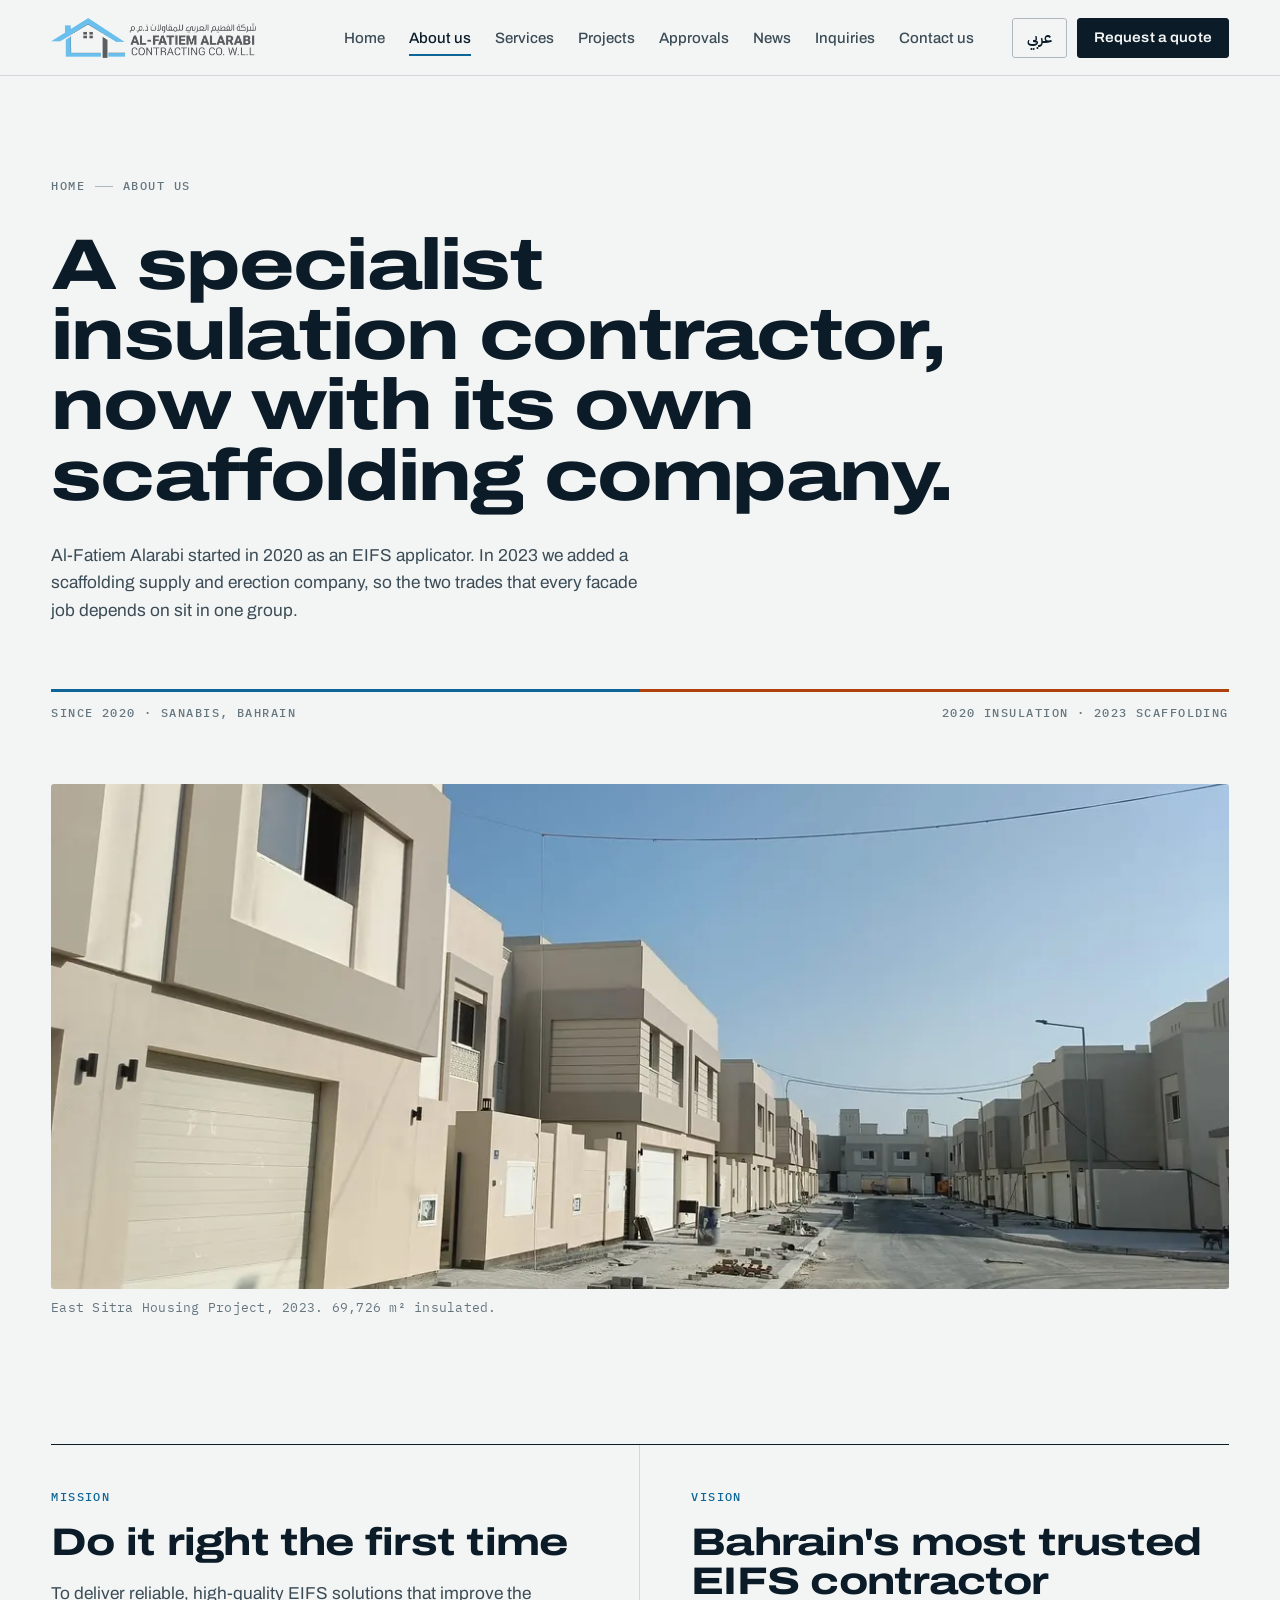
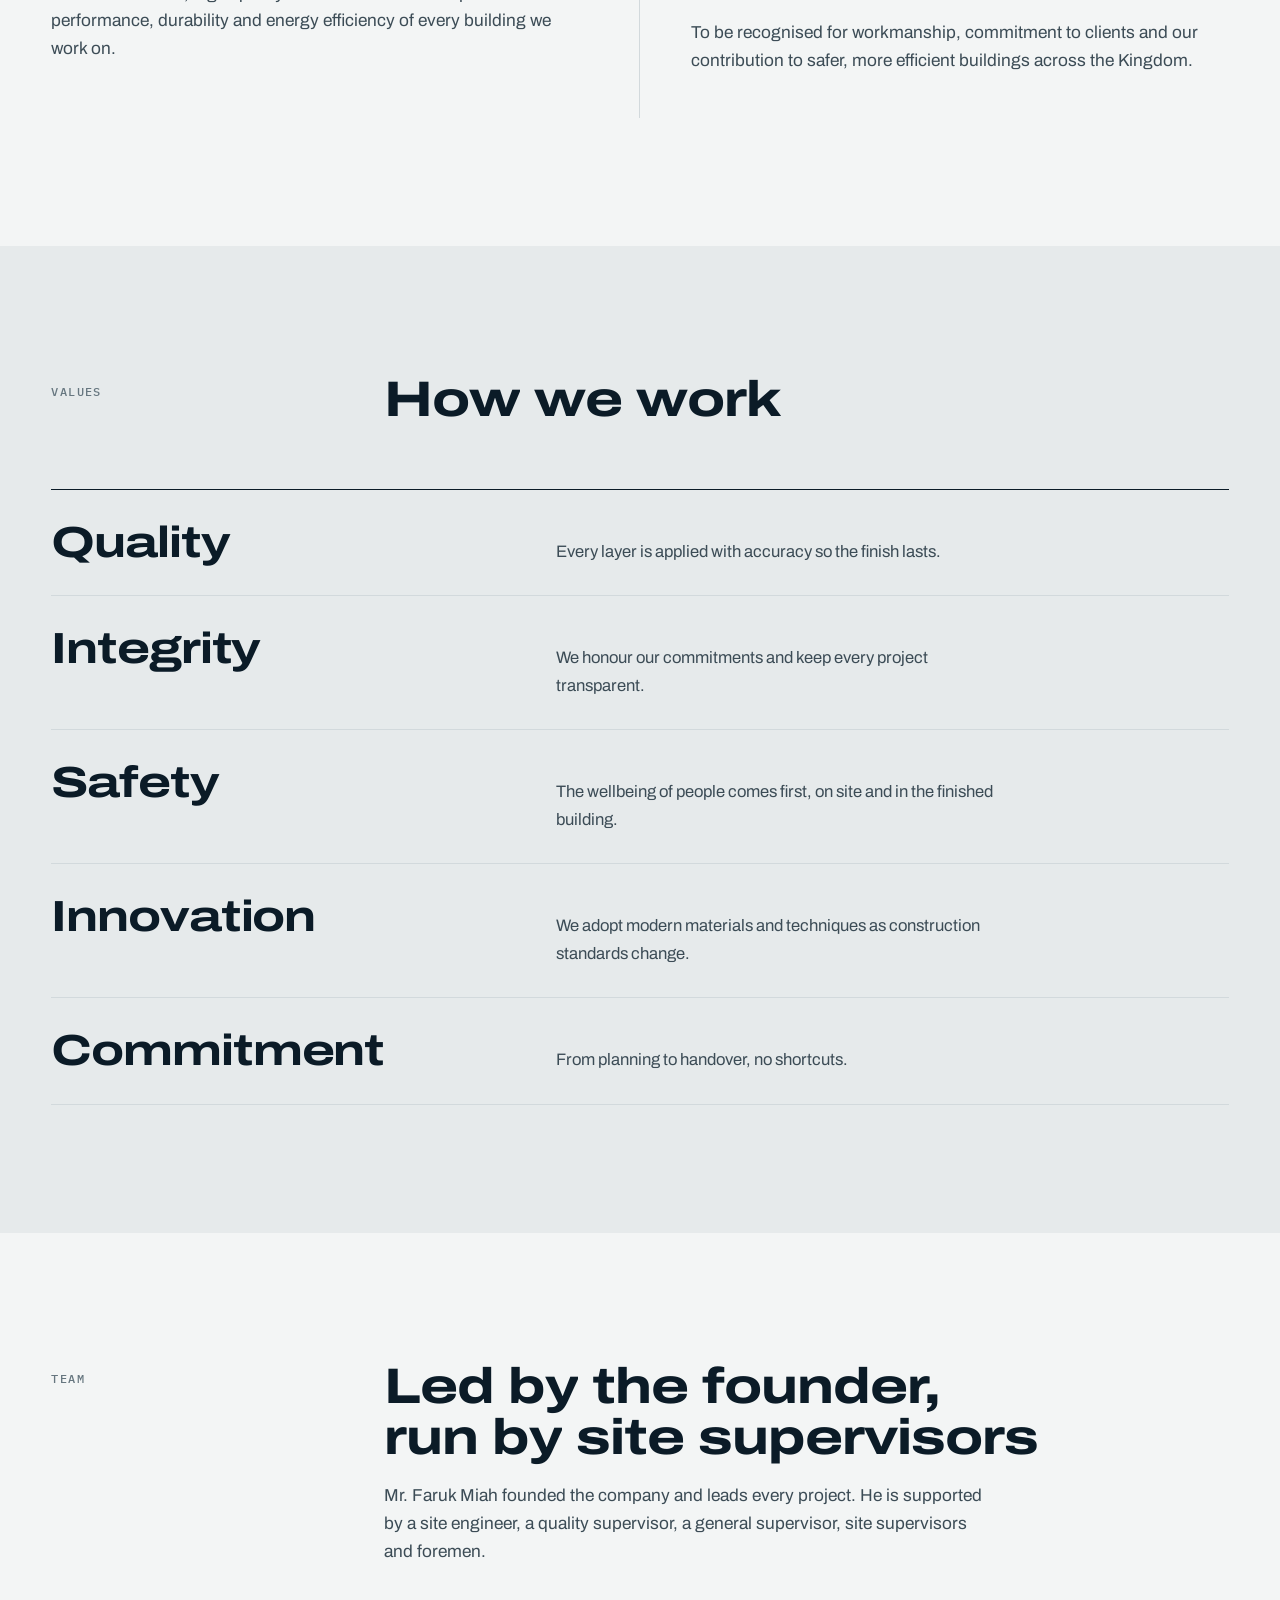
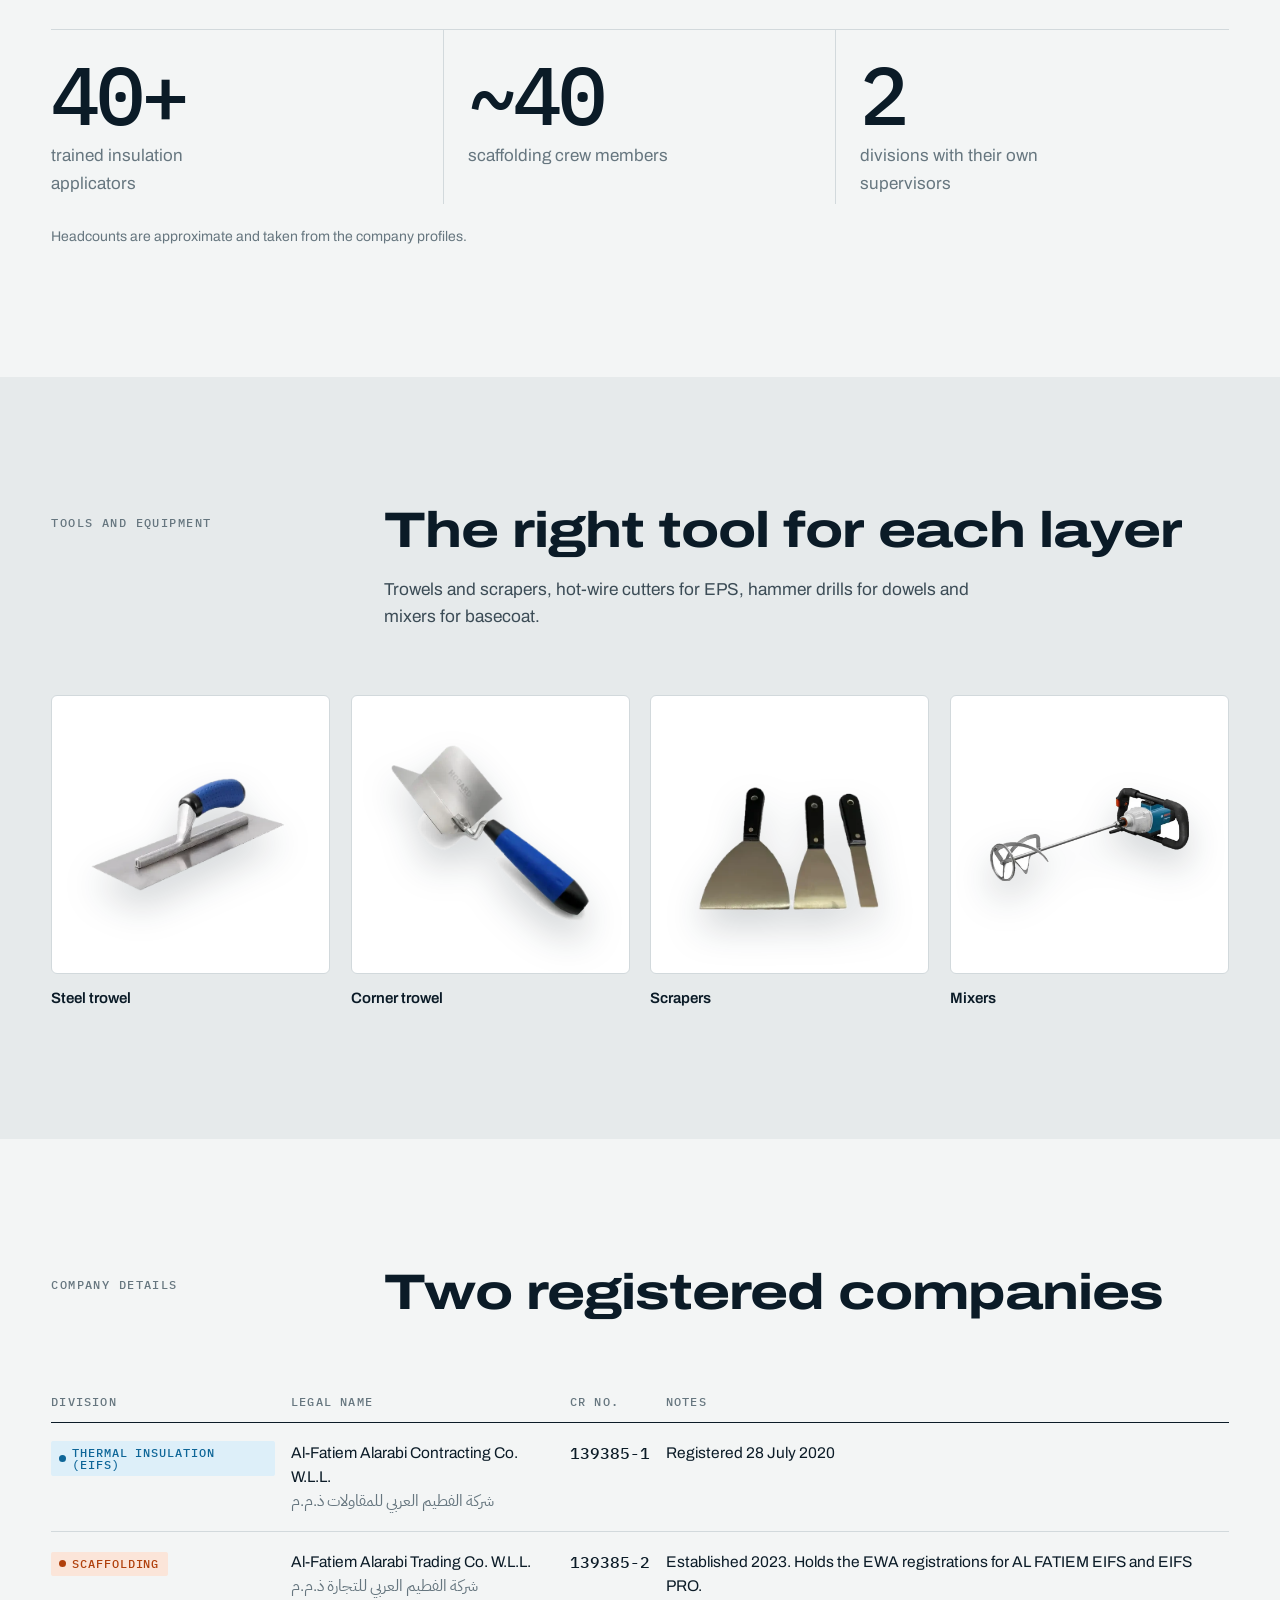
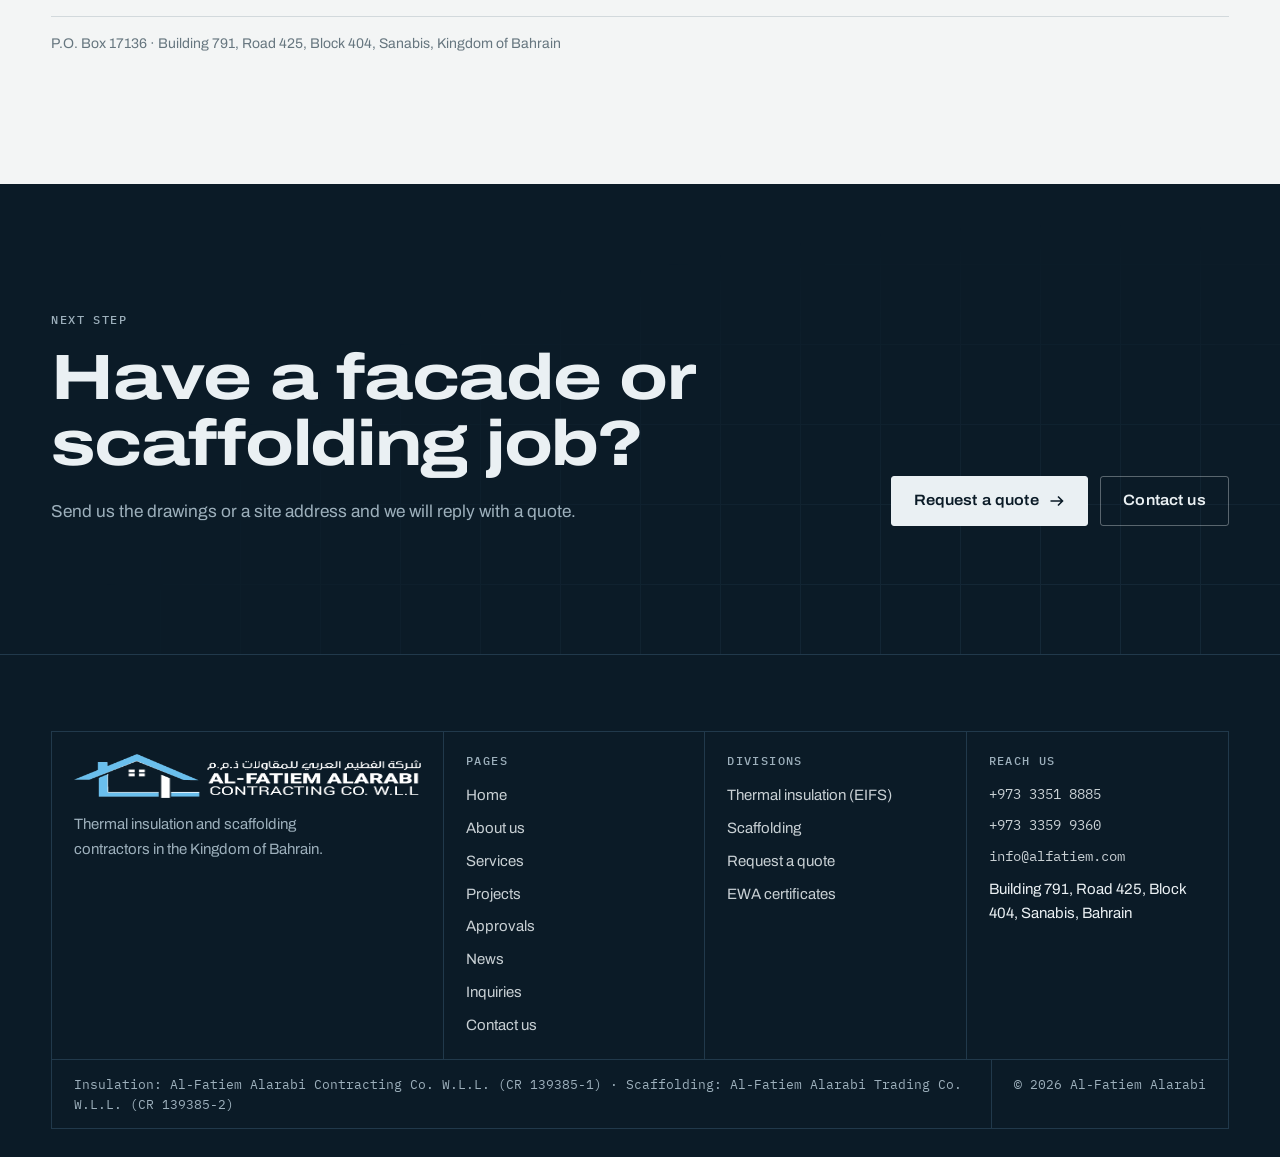
<file: alfitaim/about.html>
<!doctype html>
<html lang="en" dir="ltr">
<head>
<meta charset="utf-8">
<meta name="viewport" content="width=device-width,initial-scale=1,viewport-fit=cover">
<title>About us · Al-Fatiem Alarabi</title>
<meta name="title-en" content="About us · Al-Fatiem Alarabi">
<meta name="title-ar" content="من نحن · الفطيم العربي">
<meta name="description" content="Al-Fatiem Alarabi started in 2020 as an EIFS applicator and added a scaffolding company in 2023. Mission, values, team and company details.">
<meta name="theme-color" content="#F3F5F5" media="(prefers-color-scheme: light)">
<meta name="theme-color" content="#0A141B" media="(prefers-color-scheme: dark)">
<meta property="og:title" content="About us · Al-Fatiem Alarabi">
<meta property="og:description" content="Al-Fatiem Alarabi started in 2020 as an EIFS applicator and added a scaffolding company in 2023. Mission, values, team and company details.">
<meta property="og:image" content="img/hero-villas.webp">
<link rel="icon" type="image/png" href="img/favicon.png">
<link rel="apple-touch-icon" href="img/favicon.png">
<link rel="preload" href="assets/fonts/archivo-latin-var.woff2" as="font" type="font/woff2" crossorigin>
<link rel="stylesheet" href="assets/css/site.css">
<script>(function(){var h=document.documentElement;h.className+=' js';try{if(localStorage.getItem('afl')==='ar'){h.lang='ar';h.dir='rtl';var t=document.querySelector('meta[name=title-ar]');if(t)document.title=t.content}}catch(e){}})()</script>
<script src="assets/js/site.js" defer></script>
</head>
<body>
<a class="skip" href="#main"><span data-l="en">Skip to content</span><span data-l="ar">انتقل إلى المحتوى</span></a>
<header class="hdr"><div class="wrap hdr-in">
<a class="brand" href="index.html" aria-label="Al-Fatiem Alarabi"><img class="logo-l" src="img/logoH-1.png" alt="Al-Fatiem Alarabi Contracting Co. W.L.L." width="215" height="42"><img class="logo-d" src="img/logoH-white.png" alt="" width="215" height="42"></a>
<nav class="nav" id="nav" aria-label="Main"><a href="index.html"><span data-l="en">Home</span><span data-l="ar">الرئيسية</span></a><a href="about.html" aria-current="page"><span data-l="en">About us</span><span data-l="ar">من نحن</span></a><a href="services.html"><span data-l="en">Services</span><span data-l="ar">الخدمات</span></a><a href="projects.html"><span data-l="en">Projects</span><span data-l="ar">المشاريع</span></a><a href="approvals.html"><span data-l="en">Approvals</span><span data-l="ar">الاعتمادات</span></a><a href="news.html"><span data-l="en">News</span><span data-l="ar">الأخبار</span></a><a href="inquiries.html"><span data-l="en">Inquiries</span><span data-l="ar">الاستفسارات</span></a><a href="contact.html"><span data-l="en">Contact us</span><span data-l="ar">اتصل بنا</span></a><div class="nav-foot"><a class="btn wa" href="https://wa.me/97333599360" target="_blank" rel="noopener"><svg class="ic" viewBox="0 0 24 24" aria-hidden="true"><path d="M12 2a10 10 0 0 0-8.6 15.1L2 22l5-1.3A10 10 0 1 0 12 2Zm0 18.2a8.2 8.2 0 0 1-4.2-1.2l-.3-.2-3 .8.8-2.9-.2-.3A8.2 8.2 0 1 1 12 20.2Zm4.5-6.1c-.2-.1-1.5-.7-1.7-.8-.2-.1-.4-.1-.6.1l-.8 1c-.1.2-.3.2-.5.1a6.7 6.7 0 0 1-3.3-2.9c-.2-.4.2-.4.7-1.3.1-.2 0-.3 0-.4l-.8-1.8c-.2-.5-.4-.4-.6-.4h-.5a1 1 0 0 0-.7.3 3 3 0 0 0-.9 2.2 5.2 5.2 0 0 0 1.1 2.8 11.9 11.9 0 0 0 4.6 4 5.2 5.2 0 0 0 3.2.7 2.7 2.7 0 0 0 1.8-1.3 2.2 2.2 0 0 0 .2-1.3c-.1-.1-.2-.2-.5-.3Z"/></svg> <span data-l="en">WhatsApp +973 3359 9360</span><span data-l="ar">واتساب ‎+973 3359 9360</span></a><a class="btn ghost" href="inquiries.html"><span data-l="en">Request a quote</span><span data-l="ar">اطلب عرض سعر</span></a></div></nav>
<div class="hdr-tools"><button class="lang" type="button" data-al-en="Switch to Arabic" data-al-ar="التبديل إلى الإنجليزية" aria-label="Switch to Arabic"><span data-l="en" lang="ar">عربي</span><span data-l="ar" lang="en">English</span></button><a class="btn btn-sm" href="inquiries.html"><span data-l="en">Request a quote</span><span data-l="ar">اطلب عرض سعر</span></a><button class="menu-btn" type="button" aria-expanded="false" aria-controls="nav" data-al-en="Menu" data-al-ar="القائمة" aria-label="Menu"><i></i><i></i><i></i></button></div>
</div></header>
<main id="main">
<section class="phead"><div class="wrap">
<nav class="crumb label" aria-label="Breadcrumb" data-rv><a href="index.html"><span data-l="en">Home</span><span data-l="ar">الرئيسية</span></a><span class="sep" aria-hidden="true"></span><span><span data-l="en">About us</span><span data-l="ar">من نحن</span></span></nav>
<h1 class="h1 split"><span data-l="en">A specialist insulation contractor, now with its own scaffolding company.</span><span data-l="ar">مقاول عزل متخصص، ولديه الآن شركة سقالات خاصة به.</span></h1>
<p class="lead" data-rv style="--d:280ms"><span data-l="en">Al-Fatiem Alarabi started in 2020 as an EIFS applicator. In 2023 we added a scaffolding supply and erection company, so the two trades that every facade job depends on sit in one group.</span><span data-l="ar">بدأت الفطيم العربي عام 2020 كمنفّذ لأنظمة العزل الخارجي. وفي 2023 أضفنا شركة لتوريد السقالات وتركيبها، فصار الحرفتان اللتان يعتمد عليهما كل مشروع واجهات ضمن مجموعة واحدة.</span></p>
<div class="phead-rule split2"><span class="label" data-rv="fade" style="--d:600ms"><span data-l="en">Since 2020 · Sanabis, Bahrain</span><span data-l="ar">منذ 2020 · السنابس، البحرين</span></span><span class="label" data-rv="fade" style="--d:800ms"><span data-l="en">2020 insulation · 2023 scaffolding</span><span data-l="ar">2020 العزل · 2023 السقالات</span></span></div>
</div></section>

<div class="wrap"><figure class="ph wide" data-rv="img"><img src="img/sitra-1.webp" alt="Insulated houses at the East Sitra Housing Project" width="1200" height="900" loading="lazy"></figure><p class="cap"><span data-l="en">East Sitra Housing Project, 2023. 69,726 m² insulated.</span><span data-l="ar">مشروع إسكان شرق سترة، 2023. 69,726 م² معزولة.</span></p></div>

<section class="sec"><div class="wrap">
 <div class="mv" data-stagger="120">
  <div data-rv><p class="label sky"><span data-l="en">Mission</span><span data-l="ar">المهمة</span></p><h2 class="h2"><span data-l="en">Do it right the first time</span><span data-l="ar">إنجاز العمل بإتقان من المرة الأولى</span></h2><p class="lead"><span data-l="en">To deliver reliable, high-quality EIFS solutions that improve the performance, durability and energy efficiency of every building we work on.</span><span data-l="ar">تقديم حلول عزل خارجي موثوقة وعالية الجودة تحسّن أداء كل مبنى نعمل عليه ومتانته وكفاءته في استهلاك الطاقة.</span></p></div>
  <div data-rv><p class="label sky"><span data-l="en">Vision</span><span data-l="ar">الرؤية</span></p><h2 class="h2"><span data-l="en">Bahrain's most trusted EIFS contractor</span><span data-l="ar">مقاول العزل الخارجي الأكثر ثقة في البحرين</span></h2><p class="lead"><span data-l="en">To be recognised for workmanship, commitment to clients and our contribution to safer, more efficient buildings across the Kingdom.</span><span data-l="ar">أن نُعرف بجودة التنفيذ والالتزام تجاه العملاء ومساهمتنا في مبانٍ أكثر أمانًا وكفاءة في أنحاء المملكة.</span></p></div>
 </div>
</div></section>

<section class="sec alt"><div class="wrap">
 <div class="shead"><p class="label" data-rv><span data-l="en">Values</span><span data-l="ar">القيم</span></p><div><h2 class="h2 split"><span data-l="en">How we work</span><span data-l="ar">كيف نعمل</span></h2></div></div>
 <ul class="values" data-stagger="80"><li data-rv><h3><span data-l="en">Quality</span><span data-l="ar">الجودة</span></h3><p><span data-l="en">Every layer is applied with accuracy so the finish lasts.</span><span data-l="ar">تُنفَّذ كل طبقة بدقة ليدوم التشطيب.</span></p></li><li data-rv><h3><span data-l="en">Integrity</span><span data-l="ar">النزاهة</span></h3><p><span data-l="en">We honour our commitments and keep every project transparent.</span><span data-l="ar">نفي بالتزاماتنا ونحافظ على الشفافية في كل مشروع.</span></p></li><li data-rv><h3><span data-l="en">Safety</span><span data-l="ar">السلامة</span></h3><p><span data-l="en">The wellbeing of people comes first, on site and in the finished building.</span><span data-l="ar">سلامة الأشخاص أولًا، في الموقع وفي المبنى المكتمل.</span></p></li><li data-rv><h3><span data-l="en">Innovation</span><span data-l="ar">الابتكار</span></h3><p><span data-l="en">We adopt modern materials and techniques as construction standards change.</span><span data-l="ar">نعتمد مواد وتقنيات حديثة مع تطوّر معايير البناء.</span></p></li><li data-rv><h3><span data-l="en">Commitment</span><span data-l="ar">الالتزام</span></h3><p><span data-l="en">From planning to handover, no shortcuts.</span><span data-l="ar">من التخطيط إلى التسليم، دون اختصارات.</span></p></li></ul>
</div></section>

<section class="sec"><div class="wrap">
 <div class="shead"><p class="label" data-rv><span data-l="en">Team</span><span data-l="ar">الفريق</span></p><div><h2 class="h2 split"><span data-l="en">Led by the founder, run by site supervisors</span><span data-l="ar">بقيادة المؤسس وإدارة مشرفي المواقع</span></h2><p class="lead" data-rv><span data-l="en">Mr. Faruk Miah founded the company and leads every project. He is supported by a site engineer, a quality supervisor, a general supervisor, site supervisors and foremen.</span><span data-l="ar">أسّس السيد فاروق ميا الشركة ويقود كل مشروع. ويدعمه مهندس موقع ومشرف جودة ومشرف عام ومشرفو مواقع ومراقبو عمل.</span></p></div></div>
 <div class="facts" data-stagger="120">
  <div data-rv><b><bdi dir="ltr" data-count="40" data-suf="+">40+</bdi></b><span><span data-l="en">trained insulation applicators</span><span data-l="ar">عامل تنفيذ عزل مدرّب</span></span></div>
  <div data-rv><b><bdi dir="ltr" data-count="40" data-pre="~">~40</bdi></b><span><span data-l="en">scaffolding crew members</span><span data-l="ar">من طاقم السقالات</span></span></div>
  <div data-rv><b><bdi dir="ltr" data-count="2">2</bdi></b><span><span data-l="en">divisions with their own supervisors</span><span data-l="ar">قسمان لكل منهما مشرفوه</span></span></div>
 </div>
 <p class="note" style="margin-top:22px"><span data-l="en">Headcounts are approximate and taken from the company profiles.</span><span data-l="ar">الأعداد تقريبية ومأخوذة من الملفات التعريفية للشركة.</span></p>
</div></section>

<section class="sec alt"><div class="wrap">
 <div class="shead"><p class="label" data-rv><span data-l="en">Tools and equipment</span><span data-l="ar">الأدوات والمعدات</span></p><div><h2 class="h2 split"><span data-l="en">The right tool for each layer</span><span data-l="ar">الأداة المناسبة لكل طبقة</span></h2><p class="lead" data-rv><span data-l="en">Trowels and scrapers, hot-wire cutters for EPS, hammer drills for dowels and mixers for basecoat.</span><span data-l="ar">مالجات ومكاشط، وقواطع سلكية ساخنة للبوليسترين، ومطارق حفر للمسامير، وخلاطات لطبقة الأساس.</span></p></div></div>
 <div class="tools" data-stagger="90"><figure data-rv><div class="tool"><img src="img/tool-1.webp" alt="Steel trowel" loading="lazy"></div><figcaption><span data-l="en">Steel trowel</span><span data-l="ar">مالج فولاذي</span></figcaption></figure><figure data-rv><div class="tool"><img src="img/tool-2.webp" alt="Corner trowel" loading="lazy"></div><figcaption><span data-l="en">Corner trowel</span><span data-l="ar">مالج زوايا</span></figcaption></figure><figure data-rv><div class="tool"><img src="img/tool-3.webp" alt="Scrapers" loading="lazy"></div><figcaption><span data-l="en">Scrapers</span><span data-l="ar">مكاشط</span></figcaption></figure><figure data-rv><div class="tool"><img src="img/tool-4.webp" alt="Mixers" loading="lazy"></div><figcaption><span data-l="en">Mixers</span><span data-l="ar">خلاطات</span></figcaption></figure></div>
</div></section>

<section class="sec"><div class="wrap">
 <div class="shead"><p class="label" data-rv><span data-l="en">Company details</span><span data-l="ar">بيانات الشركة</span></p><div><h2 class="h2 split"><span data-l="en">Two registered companies</span><span data-l="ar">شركتان مسجّلتان</span></h2></div></div>
 <div class="tbl-wrap" data-rv><table class="tbl stack">
  <thead><tr><th><span data-l="en">Division</span><span data-l="ar">القسم</span></th><th><span data-l="en">Legal name</span><span data-l="ar">الاسم القانوني</span></th><th><span data-l="en">CR no.</span><span data-l="ar">رقم السجل</span></th><th><span data-l="en">Notes</span><span data-l="ar">ملاحظات</span></th></tr></thead>
  <tbody>
   <tr><td data-label="Division" data-label-ar="القسم"><span class="tag eifs"><span data-l="en">Thermal insulation (EIFS)</span><span data-l="ar">العزل الحراري (EIFS)</span></span></td><td data-label="Legal name" data-label-ar="الاسم القانوني">Al-Fatiem Alarabi Contracting Co. W.L.L.<br><span class="muted">شركة الفطيم العربي للمقاولات ذ.م.م</span></td><td data-label="CR no." data-label-ar="رقم السجل" class="mono">139385-1</td><td data-label="Notes" data-label-ar="ملاحظات"><span data-l="en">Registered 28 July 2020</span><span data-l="ar">مسجّلة في 28 يوليو 2020</span></td></tr>
   <tr><td data-label="Division" data-label-ar="القسم"><span class="tag scaf"><span data-l="en">Scaffolding</span><span data-l="ar">السقالات</span></span></td><td data-label="Legal name" data-label-ar="الاسم القانوني">Al-Fatiem Alarabi Trading Co. W.L.L.<br><span class="muted">شركة الفطيم العربي للتجارة ذ.م.م</span></td><td data-label="CR no." data-label-ar="رقم السجل" class="mono">139385-2</td><td data-label="Notes" data-label-ar="ملاحظات"><span data-l="en">Established 2023. Holds the EWA registrations for AL FATIEM EIFS and EIFS PRO.</span><span data-l="ar">تأسست 2023. صاحبة تسجيل AL FATIEM EIFS وEIFS PRO لدى الهيئة.</span></td></tr>
  </tbody></table></div>
 <p class="note" style="margin-top:16px"><span data-l="en">P.O. Box 17136 · Building 791, Road 425, Block 404, Sanabis, Kingdom of Bahrain</span><span data-l="ar">ص.ب 17136 · مبنى 791، طريق 425، مجمع 404، السنابس، مملكة البحرين</span></p>
</div></section>
<section class="closing on-night"><div class="closing-grid" aria-hidden="true"></div><div class="wrap closing-in">
<div><p class="label" data-rv><span data-l="en">Next step</span><span data-l="ar">الخطوة التالية</span></p><h2 class="h2 split" style="margin-top:18px"><span data-l="en">Have a facade or scaffolding job?</span><span data-l="ar">لديك مشروع واجهات أو سقالات؟</span></h2><p class="lead" data-rv style="--d:200ms"><span data-l="en">Send us the drawings or a site address and we will reply with a quote.</span><span data-l="ar">أرسل لنا المخططات أو عنوان الموقع وسنرد عليك بعرض سعر.</span></p></div>
<div class="row" data-rv style="--d:300ms"><a class="btn" href="inquiries.html"><span data-l="en">Request a quote</span><span data-l="ar">اطلب عرض سعر</span><svg class="ar" viewBox="0 0 16 16" aria-hidden="true"><path d="M1.5 8h12M9 3.5 13.5 8 9 12.5" fill="none" stroke="currentColor" stroke-width="1.6"/></svg></a><a class="btn ghost" href="contact.html"><span data-l="en">Contact us</span><span data-l="ar">اتصل بنا</span></a></div>
</div></section>
</main>
<footer class="ftr"><div class="wrap">
<div class="tb">
 <div class="brandcell"><img src="img/logoH-white.png" alt="Al-Fatiem Alarabi" width="215" height="42" loading="lazy"><p><span data-l="en">Thermal insulation and scaffolding contractors in the Kingdom of Bahrain.</span><span data-l="ar">مقاولو العزل الحراري والسقالات في مملكة البحرين.</span></p></div>
 <div><h4><span data-l="en">Pages</span><span data-l="ar">الصفحات</span></h4><ul><li><a href="index.html"><span data-l="en">Home</span><span data-l="ar">الرئيسية</span></a></li><li><a href="about.html"><span data-l="en">About us</span><span data-l="ar">من نحن</span></a></li><li><a href="services.html"><span data-l="en">Services</span><span data-l="ar">الخدمات</span></a></li><li><a href="projects.html"><span data-l="en">Projects</span><span data-l="ar">المشاريع</span></a></li><li><a href="approvals.html"><span data-l="en">Approvals</span><span data-l="ar">الاعتمادات</span></a></li><li><a href="news.html"><span data-l="en">News</span><span data-l="ar">الأخبار</span></a></li><li><a href="inquiries.html"><span data-l="en">Inquiries</span><span data-l="ar">الاستفسارات</span></a></li><li><a href="contact.html"><span data-l="en">Contact us</span><span data-l="ar">اتصل بنا</span></a></li></ul></div>
 <div><h4><span data-l="en">Divisions</span><span data-l="ar">الأقسام</span></h4><ul><li><a href="services.html#insulation"><span data-l="en">Thermal insulation (EIFS)</span><span data-l="ar">العزل الحراري (EIFS)</span></a></li><li><a href="services.html#scaffolding"><span data-l="en">Scaffolding</span><span data-l="ar">السقالات</span></a></li><li><a href="inquiries.html"><span data-l="en">Request a quote</span><span data-l="ar">اطلب عرض سعر</span></a></li><li><a href="approvals.html"><span data-l="en">EWA certificates</span><span data-l="ar">شهادات الهيئة</span></a></li></ul></div>
 <div><h4><span data-l="en">Reach us</span><span data-l="ar">تواصل معنا</span></h4><ul><li class="mono"><a href="tel:+97333518885"><bdi dir="ltr">+973 3351 8885</bdi></a></li><li class="mono"><a href="https://wa.me/97333599360" target="_blank" rel="noopener"><bdi dir="ltr">+973 3359 9360</bdi></a></li><li class="mono"><a href="mailto:info@alfatiem.com">info@alfatiem.com</a></li><li><span data-l="en">Building 791, Road 425, Block 404, Sanabis, Bahrain</span><span data-l="ar">مبنى 791، طريق 425، مجمع 404، السنابس، البحرين</span></li></ul></div>
</div>
<div class="tb-legal"><span><span data-l="en">Insulation: Al-Fatiem Alarabi Contracting Co. W.L.L. (CR 139385-1) · Scaffolding: Al-Fatiem Alarabi Trading Co. W.L.L. (CR 139385-2)</span><span data-l="ar">العزل: شركة الفطيم العربي للمقاولات ذ.م.م (س.ت <bdi dir="ltr">139385-1</bdi>) · السقالات: شركة الفطيم العربي للتجارة ذ.م.م (س.ت <bdi dir="ltr">139385-2</bdi>)</span></span><span><span data-l="en">© 2026 Al-Fatiem Alarabi</span><span data-l="ar">© 2026 الفطيم العربي</span></span></div>
</div></footer>
</body>
</html>
</file>
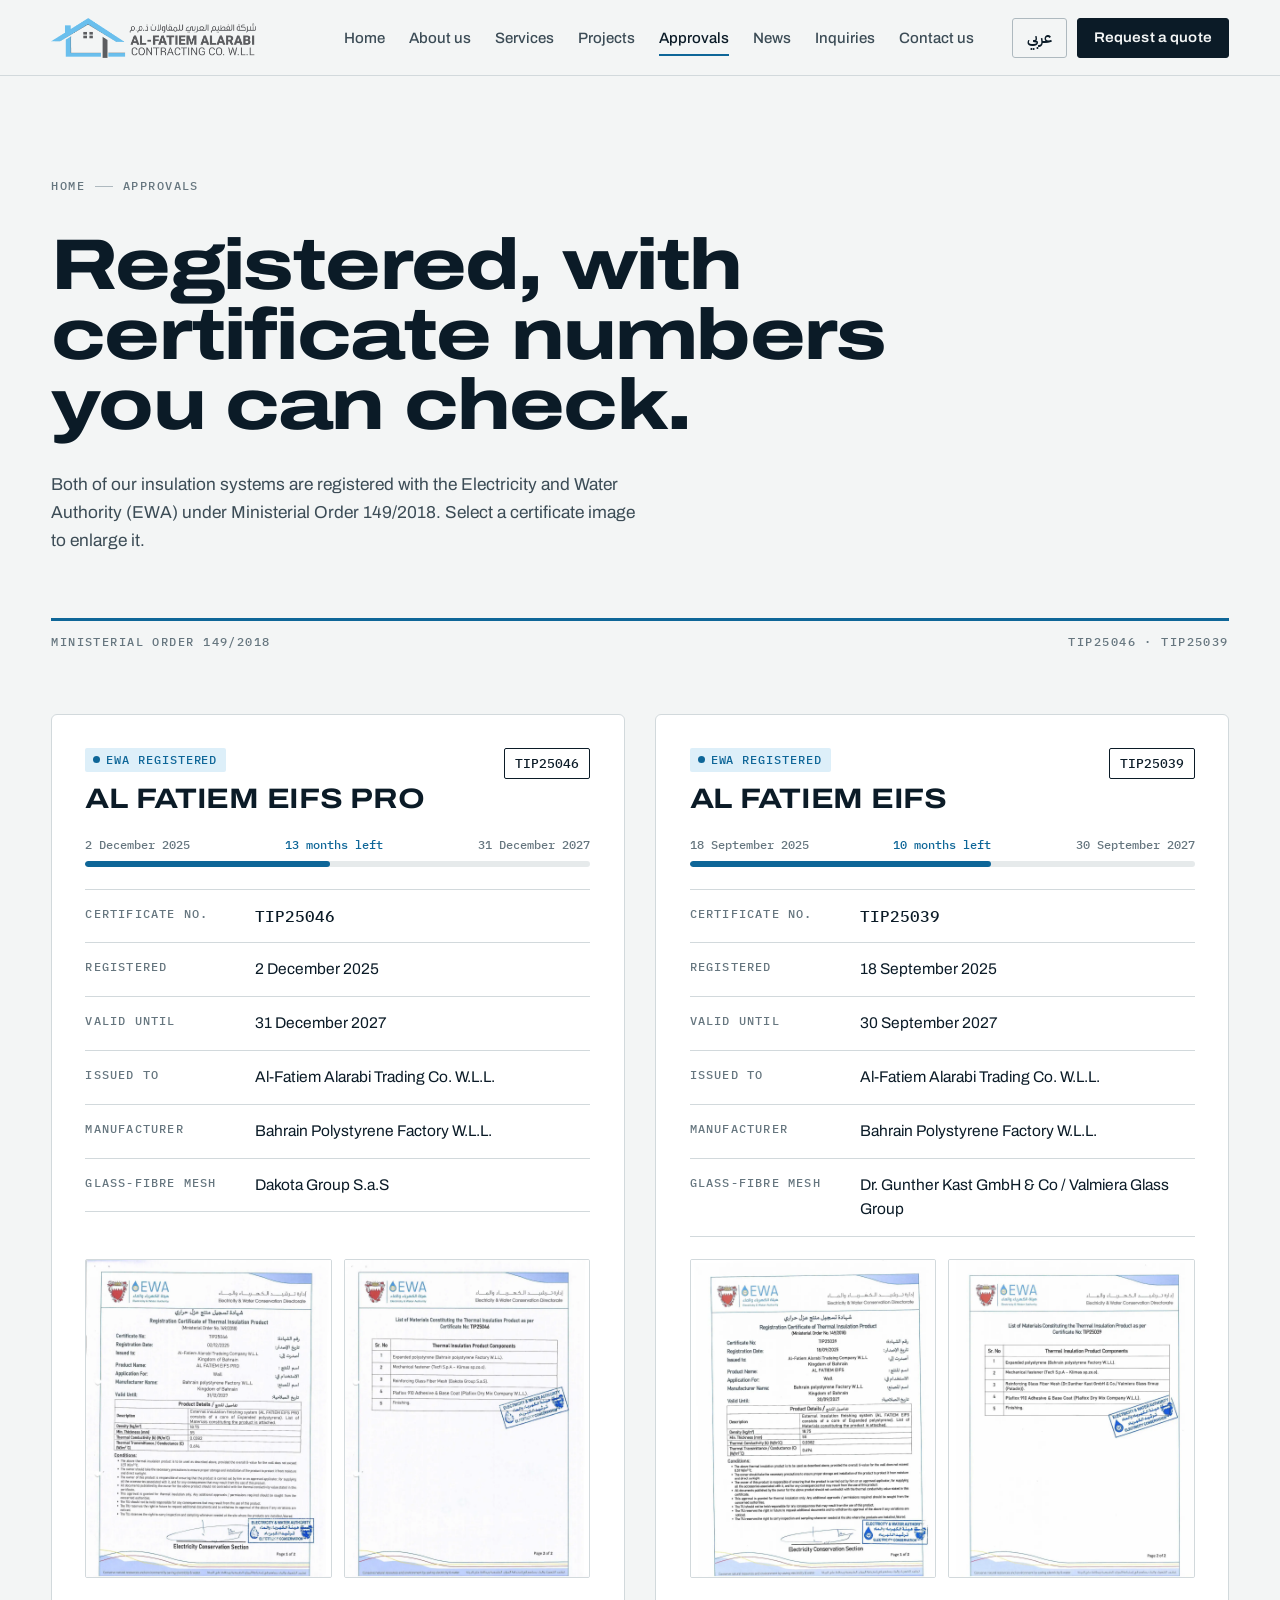
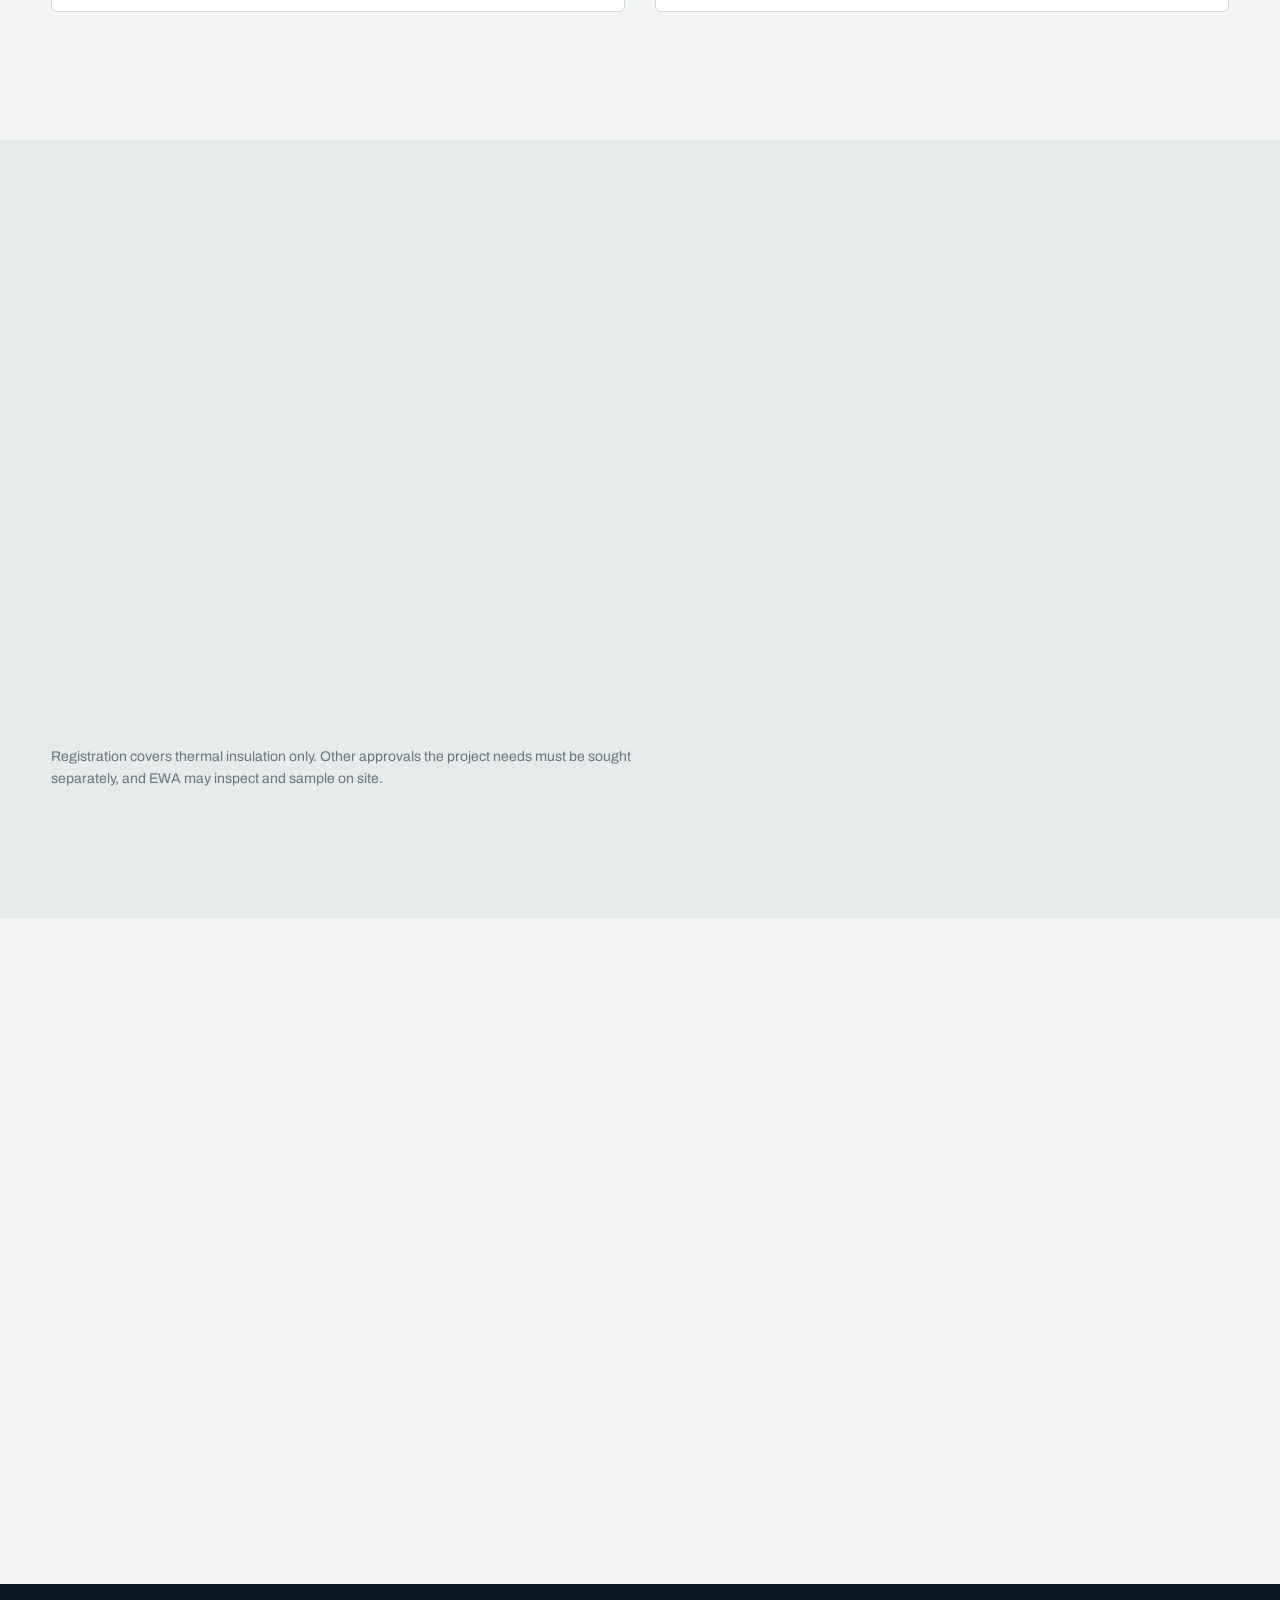
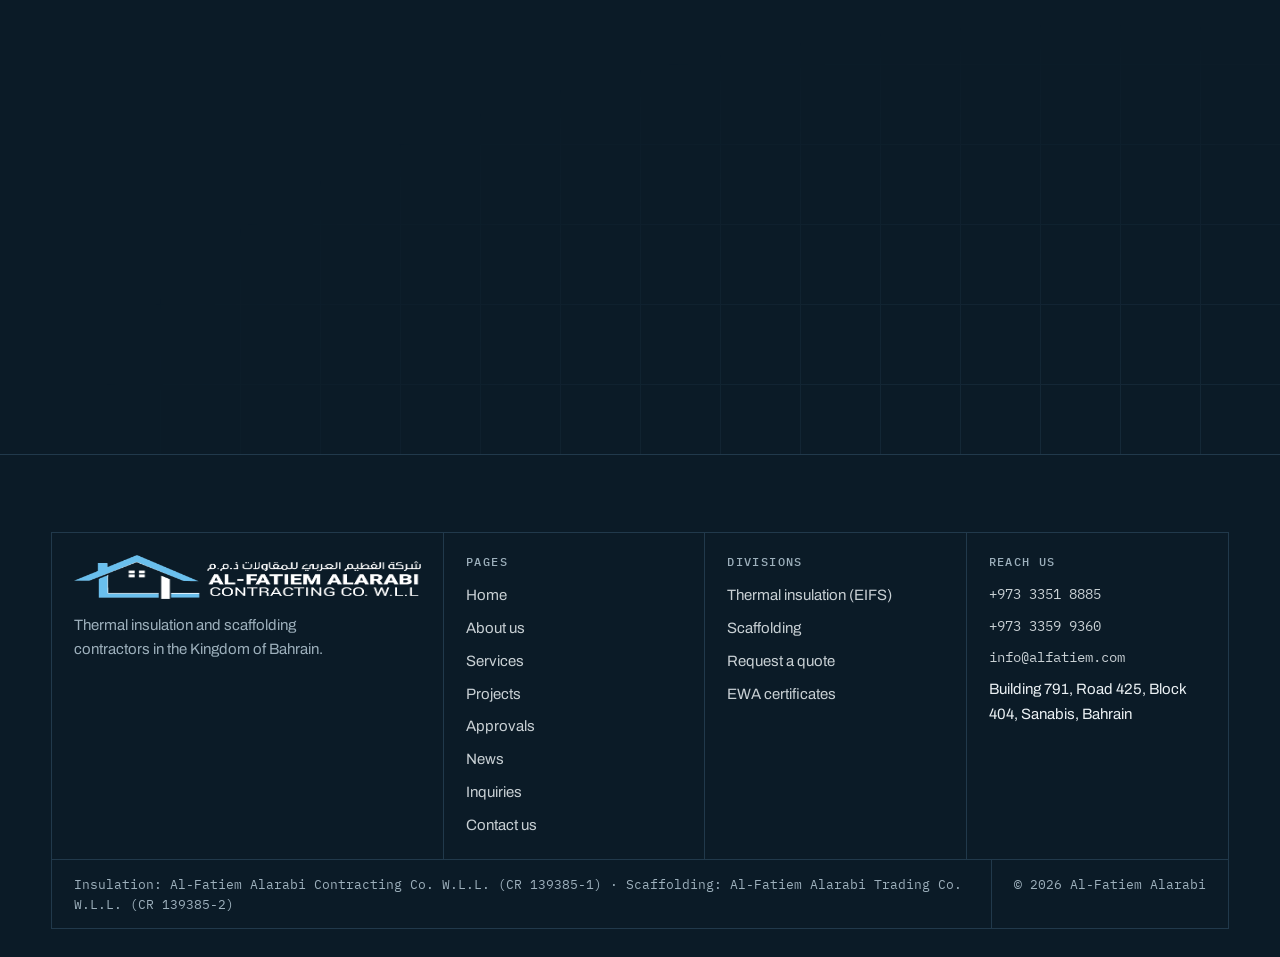
<file: alfitaim/approvals.html>
<!doctype html>
<html lang="en" dir="ltr">
<head>
<meta charset="utf-8">
<meta name="viewport" content="width=device-width,initial-scale=1,viewport-fit=cover">
<title>Approvals · Al-Fatiem Alarabi</title>
<meta name="title-en" content="Approvals · Al-Fatiem Alarabi">
<meta name="title-ar" content="الاعتمادات · الفطيم العربي">
<meta name="description" content="EWA registration certificates TIP25046 (AL FATIEM EIFS PRO) and TIP25039 (AL FATIEM EIFS) under Ministerial Order 149/2018, with technical data.">
<meta name="theme-color" content="#F3F5F5" media="(prefers-color-scheme: light)">
<meta name="theme-color" content="#0A141B" media="(prefers-color-scheme: dark)">
<meta property="og:title" content="Approvals · Al-Fatiem Alarabi">
<meta property="og:description" content="EWA registration certificates TIP25046 (AL FATIEM EIFS PRO) and TIP25039 (AL FATIEM EIFS) under Ministerial Order 149/2018, with technical data.">
<meta property="og:image" content="img/hero-villas.webp">
<link rel="icon" type="image/png" href="img/favicon.png">
<link rel="apple-touch-icon" href="img/favicon.png">
<link rel="preload" href="assets/fonts/archivo-latin-var.woff2" as="font" type="font/woff2" crossorigin>
<link rel="stylesheet" href="assets/css/site.css">
<script>(function(){var h=document.documentElement;h.className+=' js';try{if(localStorage.getItem('afl')==='ar'){h.lang='ar';h.dir='rtl';var t=document.querySelector('meta[name=title-ar]');if(t)document.title=t.content}}catch(e){}})()</script>
<script src="assets/js/site.js" defer></script>
</head>
<body>
<a class="skip" href="#main"><span data-l="en">Skip to content</span><span data-l="ar">انتقل إلى المحتوى</span></a>
<header class="hdr"><div class="wrap hdr-in">
<a class="brand" href="index.html" aria-label="Al-Fatiem Alarabi"><img class="logo-l" src="img/logoH-1.png" alt="Al-Fatiem Alarabi Contracting Co. W.L.L." width="215" height="42"><img class="logo-d" src="img/logoH-white.png" alt="" width="215" height="42"></a>
<nav class="nav" id="nav" aria-label="Main"><a href="index.html"><span data-l="en">Home</span><span data-l="ar">الرئيسية</span></a><a href="about.html"><span data-l="en">About us</span><span data-l="ar">من نحن</span></a><a href="services.html"><span data-l="en">Services</span><span data-l="ar">الخدمات</span></a><a href="projects.html"><span data-l="en">Projects</span><span data-l="ar">المشاريع</span></a><a href="approvals.html" aria-current="page"><span data-l="en">Approvals</span><span data-l="ar">الاعتمادات</span></a><a href="news.html"><span data-l="en">News</span><span data-l="ar">الأخبار</span></a><a href="inquiries.html"><span data-l="en">Inquiries</span><span data-l="ar">الاستفسارات</span></a><a href="contact.html"><span data-l="en">Contact us</span><span data-l="ar">اتصل بنا</span></a><div class="nav-foot"><a class="btn wa" href="https://wa.me/97333599360" target="_blank" rel="noopener"><svg class="ic" viewBox="0 0 24 24" aria-hidden="true"><path d="M12 2a10 10 0 0 0-8.6 15.1L2 22l5-1.3A10 10 0 1 0 12 2Zm0 18.2a8.2 8.2 0 0 1-4.2-1.2l-.3-.2-3 .8.8-2.9-.2-.3A8.2 8.2 0 1 1 12 20.2Zm4.5-6.1c-.2-.1-1.5-.7-1.7-.8-.2-.1-.4-.1-.6.1l-.8 1c-.1.2-.3.2-.5.1a6.7 6.7 0 0 1-3.3-2.9c-.2-.4.2-.4.7-1.3.1-.2 0-.3 0-.4l-.8-1.8c-.2-.5-.4-.4-.6-.4h-.5a1 1 0 0 0-.7.3 3 3 0 0 0-.9 2.2 5.2 5.2 0 0 0 1.1 2.8 11.9 11.9 0 0 0 4.6 4 5.2 5.2 0 0 0 3.2.7 2.7 2.7 0 0 0 1.8-1.3 2.2 2.2 0 0 0 .2-1.3c-.1-.1-.2-.2-.5-.3Z"/></svg> <span data-l="en">WhatsApp +973 3359 9360</span><span data-l="ar">واتساب ‎+973 3359 9360</span></a><a class="btn ghost" href="inquiries.html"><span data-l="en">Request a quote</span><span data-l="ar">اطلب عرض سعر</span></a></div></nav>
<div class="hdr-tools"><button class="lang" type="button" data-al-en="Switch to Arabic" data-al-ar="التبديل إلى الإنجليزية" aria-label="Switch to Arabic"><span data-l="en" lang="ar">عربي</span><span data-l="ar" lang="en">English</span></button><a class="btn btn-sm" href="inquiries.html"><span data-l="en">Request a quote</span><span data-l="ar">اطلب عرض سعر</span></a><button class="menu-btn" type="button" aria-expanded="false" aria-controls="nav" data-al-en="Menu" data-al-ar="القائمة" aria-label="Menu"><i></i><i></i><i></i></button></div>
</div></header>
<main id="main">
<section class="phead"><div class="wrap">
<nav class="crumb label" aria-label="Breadcrumb" data-rv><a href="index.html"><span data-l="en">Home</span><span data-l="ar">الرئيسية</span></a><span class="sep" aria-hidden="true"></span><span><span data-l="en">Approvals</span><span data-l="ar">الاعتمادات</span></span></nav>
<h1 class="h1 split"><span data-l="en">Registered, with certificate numbers you can check.</span><span data-l="ar">مسجّلة، بأرقام شهادات يمكن التحقق منها.</span></h1>
<p class="lead" data-rv style="--d:280ms"><span data-l="en">Both of our insulation systems are registered with the Electricity and Water Authority (EWA) under Ministerial Order 149/2018. Select a certificate image to enlarge it.</span><span data-l="ar">نظاما العزل لدينا مسجّلان لدى هيئة الكهرباء والماء بموجب القرار الوزاري 149/2018. اضغط على صورة الشهادة لتكبيرها.</span></p>
<div class="phead-rule "><span class="label" data-rv="fade" style="--d:600ms"><span data-l="en">Ministerial Order 149/2018</span><span data-l="ar">القرار الوزاري 149/2018</span></span><span class="label" data-rv="fade" style="--d:800ms">TIP25046 · TIP25039</span></div>
</div></section>

<section class="sec top0"><div class="wrap">
 <div class="certs" data-stagger="140">
 <article class="cert" data-rv>
 <div class="cert-h"><div style="display:flex;flex-direction:column;gap:10px"><span class="tag eifs"><span data-l="en">EWA registered</span><span data-l="ar">مسجّل لدى الهيئة</span></span><h2 class="h3">AL FATIEM EIFS PRO</h2></div><span class="cert-no">TIP25046</span></div>
 <div class="valid" data-from="2025-12-02" data-to="2027-12-31" data-in><div class="valid-row"><span><span data-l="en">2 December 2025</span><span data-l="ar">2 ديسمبر 2025</span></span><span class="valid-left"></span><span><span data-l="en">31 December 2027</span><span data-l="ar">31 ديسمبر 2027</span></span></div><div class="valid-bar"><i></i></div></div>
 <dl class="kv"><dt><span data-l="en">Certificate no.</span><span data-l="ar">رقم الشهادة</span></dt><dd class="mono">TIP25046</dd><dt><span data-l="en">Registered</span><span data-l="ar">تاريخ التسجيل</span></dt><dd><span data-l="en">2 December 2025</span><span data-l="ar">2 ديسمبر 2025</span></dd><dt><span data-l="en">Valid until</span><span data-l="ar">صالحة حتى</span></dt><dd><span data-l="en">31 December 2027</span><span data-l="ar">31 ديسمبر 2027</span></dd><dt><span data-l="en">Issued to</span><span data-l="ar">أُصدرت إلى</span></dt><dd>Al-Fatiem Alarabi Trading Co. W.L.L.</dd><dt><span data-l="en">Manufacturer</span><span data-l="ar">المصنّع</span></dt><dd>Bahrain Polystyrene Factory W.L.L.</dd><dt><span data-l="en">Glass-fibre mesh</span><span data-l="ar">شبك الألياف الزجاجية</span></dt><dd>Dakota Group S.a.S</dd></dl>
 <div class="pages"><button type="button" data-zoom="img/ewa-1.webp" data-group="TIP25046" data-cap="TIP25046, page 1"><img src="img/ewa-1.webp" alt="Certificate TIP25046, page 1" width="1100" height="1424" loading="lazy"></button><button type="button" data-zoom="img/ewa-2.webp" data-group="TIP25046" data-cap="TIP25046, materials list"><img src="img/ewa-2.webp" alt="Certificate TIP25046, materials list" width="1100" height="1424" loading="lazy"></button></div>
</article>
 <article class="cert" data-rv>
 <div class="cert-h"><div style="display:flex;flex-direction:column;gap:10px"><span class="tag eifs"><span data-l="en">EWA registered</span><span data-l="ar">مسجّل لدى الهيئة</span></span><h2 class="h3">AL FATIEM EIFS</h2></div><span class="cert-no">TIP25039</span></div>
 <div class="valid" data-from="2025-09-18" data-to="2027-09-30" data-in><div class="valid-row"><span><span data-l="en">18 September 2025</span><span data-l="ar">18 سبتمبر 2025</span></span><span class="valid-left"></span><span><span data-l="en">30 September 2027</span><span data-l="ar">30 سبتمبر 2027</span></span></div><div class="valid-bar"><i></i></div></div>
 <dl class="kv"><dt><span data-l="en">Certificate no.</span><span data-l="ar">رقم الشهادة</span></dt><dd class="mono">TIP25039</dd><dt><span data-l="en">Registered</span><span data-l="ar">تاريخ التسجيل</span></dt><dd><span data-l="en">18 September 2025</span><span data-l="ar">18 سبتمبر 2025</span></dd><dt><span data-l="en">Valid until</span><span data-l="ar">صالحة حتى</span></dt><dd><span data-l="en">30 September 2027</span><span data-l="ar">30 سبتمبر 2027</span></dd><dt><span data-l="en">Issued to</span><span data-l="ar">أُصدرت إلى</span></dt><dd>Al-Fatiem Alarabi Trading Co. W.L.L.</dd><dt><span data-l="en">Manufacturer</span><span data-l="ar">المصنّع</span></dt><dd>Bahrain Polystyrene Factory W.L.L.</dd><dt><span data-l="en">Glass-fibre mesh</span><span data-l="ar">شبك الألياف الزجاجية</span></dt><dd>Dr. Gunther Kast GmbH &amp; Co / Valmiera Glass Group</dd></dl>
 <div class="pages"><button type="button" data-zoom="img/ewa-3.webp" data-group="TIP25039" data-cap="TIP25039, page 1"><img src="img/ewa-3.webp" alt="Certificate TIP25039, page 1" width="1100" height="1424" loading="lazy"></button><button type="button" data-zoom="img/ewa-4.webp" data-group="TIP25039" data-cap="TIP25039, materials list"><img src="img/ewa-4.webp" alt="Certificate TIP25039, materials list" width="1100" height="1424" loading="lazy"></button></div>
</article>
 </div>
</div></section>

<section class="sec alt"><div class="wrap">
 <div class="shead"><p class="label" data-rv><span data-l="en">Technical data</span><span data-l="ar">البيانات الفنية</span></p><div><h2 class="h2 split"><span data-l="en">What the certificates say</span><span data-l="ar">ما تنص عليه الشهادات</span></h2></div></div>
 <div class="tbl-wrap" data-rv><table class="tbl stack"><thead><tr><th><span data-l="en">Property</span><span data-l="ar">الخاصية</span></th><th><span data-l="en">Value</span><span data-l="ar">القيمة</span></th><th><span data-l="en">Meaning</span><span data-l="ar">المعنى</span></th></tr></thead><tbody>
 <tr><td data-label="Property" data-label-ar="الخاصية"><span data-l="en">Density</span><span data-l="ar">الكثافة</span></td><td data-label="Value" data-label-ar="القيمة" class="mono"><bdi dir=ltr>18.75 kg/m³</bdi></td><td data-label="Meaning" data-label-ar="المعنى"><span data-l="en">Density of the EPS core.</span><span data-l="ar">كثافة لب البوليسترين.</span></td></tr><tr><td data-label="Property" data-label-ar="الخاصية"><span data-l="en">Minimum thickness</span><span data-l="ar">الحد الأدنى للسماكة</span></td><td data-label="Value" data-label-ar="القيمة" class="mono"><bdi dir=ltr>55 mm</bdi></td><td data-label="Meaning" data-label-ar="المعنى"><span data-l="en">Thinnest insulation board covered by the registration.</span><span data-l="ar">أقل سماكة للوح العزل يغطيها التسجيل.</span></td></tr><tr><td data-label="Property" data-label-ar="الخاصية"><span data-l="en">Thermal conductivity (k)</span><span data-l="ar">الموصلية الحرارية (k)</span></td><td data-label="Value" data-label-ar="القيمة" class="mono"><bdi dir=ltr>0.0382 W/m·K</bdi></td><td data-label="Meaning" data-label-ar="المعنى"><span data-l="en">Lower is better.</span><span data-l="ar">كلما انخفضت كان أفضل.</span></td></tr><tr><td data-label="Property" data-label-ar="الخاصية"><span data-l="en">Thermal transmittance (C)</span><span data-l="ar">الانتقال الحراري (C)</span></td><td data-label="Value" data-label-ar="القيمة" class="mono"><bdi dir=ltr>0.694 W/m²K</bdi></td><td data-label="Meaning" data-label-ar="المعنى"><span data-l="en">For the 55 mm board alone.</span><span data-l="ar">للوح بسماكة 55 مم وحده.</span></td></tr><tr><td data-label="Property" data-label-ar="الخاصية"><span data-l="en">Wall U-value limit</span><span data-l="ar">حد معامل انتقال الجدار</span></td><td data-label="Value" data-label-ar="القيمة" class="mono"><bdi dir=ltr>≤ 0.57 W/m²K</bdi></td><td data-label="Meaning" data-label-ar="المعنى"><span data-l="en">The overall wall must not exceed this value.</span><span data-l="ar">يجب ألا يتجاوز الجدار ككل هذه القيمة.</span></td></tr>
 </tbody></table></div>
 <p class="note" style="margin-top:16px;max-width:80ch"><span data-l="en">Registration covers thermal insulation only. Other approvals the project needs must be sought separately, and EWA may inspect and sample on site.</span><span data-l="ar">يغطي التسجيل العزل الحراري فقط. وتُطلب أي موافقات أخرى يحتاجها المشروع بشكل منفصل، وللهيئة حق التفتيش وأخذ العينات في الموقع.</span></p>
</div></section>

<section class="sec"><div class="wrap grid-2" style="align-items:start">
 <div data-rv><p class="label"><span data-l="en">Company registration</span><span data-l="ar">تسجيل الشركة</span></p><h2 class="h2" style="margin:16px 0 28px"><span data-l="en">Ministry of Industry and Commerce</span><span data-l="ar">وزارة الصناعة والتجارة</span></h2>
  <dl class="kv"><dt><span data-l="en">Insulation division</span><span data-l="ar">قسم العزل</span></dt><dd class="mono">139385-1</dd><dt><span data-l="en">Scaffolding division</span><span data-l="ar">قسم السقالات</span></dt><dd class="mono">139385-2</dd><dt><span data-l="en">Registered since</span><span data-l="ar">مسجّلة منذ</span></dt><dd><span data-l="en">July 2020 (insulation)</span><span data-l="ar">يوليو 2020 (العزل)</span></dd><dt><span data-l="en">Address</span><span data-l="ar">العنوان</span></dt><dd><span data-l="en">Sanabis, Kingdom of Bahrain</span><span data-l="ar">السنابس، مملكة البحرين</span></dd></dl></div>
 <div class="card" data-rv style="--d:150ms;align-self:center"><p class="label sky"><span data-l="en">Tenders</span><span data-l="ar">المناقصات</span></p><h3 class="h3"><span data-l="en">Need documents for a tender or prequalification?</span><span data-l="ar">تحتاج مستندات لمناقصة أو تأهيل مسبق؟</span></h3><p><span data-l="en">Ask for our prequalification pack: company profile, registrations, certificates and project references.</span><span data-l="ar">اطلب ملف التأهيل المسبق: الملف التعريفي والتسجيلات والشهادات ومراجع المشاريع.</span></p><div class="row" style="margin-top:8px"><a class="btn sky" href="inquiries.html#documents"><span data-l="en">Request the pack</span><span data-l="ar">اطلب الملف</span><svg class="ar" viewBox="0 0 16 16" aria-hidden="true"><path d="M1.5 8h12M9 3.5 13.5 8 9 12.5" fill="none" stroke="currentColor" stroke-width="1.6"/></svg></a></div></div>
</div></section>
<section class="closing on-night"><div class="closing-grid" aria-hidden="true"></div><div class="wrap closing-in">
<div><p class="label" data-rv><span data-l="en">Next step</span><span data-l="ar">الخطوة التالية</span></p><h2 class="h2 split" style="margin-top:18px"><span data-l="en">Have a facade or scaffolding job?</span><span data-l="ar">لديك مشروع واجهات أو سقالات؟</span></h2><p class="lead" data-rv style="--d:200ms"><span data-l="en">Send us the drawings or a site address and we will reply with a quote.</span><span data-l="ar">أرسل لنا المخططات أو عنوان الموقع وسنرد عليك بعرض سعر.</span></p></div>
<div class="row" data-rv style="--d:300ms"><a class="btn" href="inquiries.html"><span data-l="en">Request a quote</span><span data-l="ar">اطلب عرض سعر</span><svg class="ar" viewBox="0 0 16 16" aria-hidden="true"><path d="M1.5 8h12M9 3.5 13.5 8 9 12.5" fill="none" stroke="currentColor" stroke-width="1.6"/></svg></a><a class="btn ghost" href="contact.html"><span data-l="en">Contact us</span><span data-l="ar">اتصل بنا</span></a></div>
</div></section>
</main>
<footer class="ftr"><div class="wrap">
<div class="tb">
 <div class="brandcell"><img src="img/logoH-white.png" alt="Al-Fatiem Alarabi" width="215" height="42" loading="lazy"><p><span data-l="en">Thermal insulation and scaffolding contractors in the Kingdom of Bahrain.</span><span data-l="ar">مقاولو العزل الحراري والسقالات في مملكة البحرين.</span></p></div>
 <div><h4><span data-l="en">Pages</span><span data-l="ar">الصفحات</span></h4><ul><li><a href="index.html"><span data-l="en">Home</span><span data-l="ar">الرئيسية</span></a></li><li><a href="about.html"><span data-l="en">About us</span><span data-l="ar">من نحن</span></a></li><li><a href="services.html"><span data-l="en">Services</span><span data-l="ar">الخدمات</span></a></li><li><a href="projects.html"><span data-l="en">Projects</span><span data-l="ar">المشاريع</span></a></li><li><a href="approvals.html"><span data-l="en">Approvals</span><span data-l="ar">الاعتمادات</span></a></li><li><a href="news.html"><span data-l="en">News</span><span data-l="ar">الأخبار</span></a></li><li><a href="inquiries.html"><span data-l="en">Inquiries</span><span data-l="ar">الاستفسارات</span></a></li><li><a href="contact.html"><span data-l="en">Contact us</span><span data-l="ar">اتصل بنا</span></a></li></ul></div>
 <div><h4><span data-l="en">Divisions</span><span data-l="ar">الأقسام</span></h4><ul><li><a href="services.html#insulation"><span data-l="en">Thermal insulation (EIFS)</span><span data-l="ar">العزل الحراري (EIFS)</span></a></li><li><a href="services.html#scaffolding"><span data-l="en">Scaffolding</span><span data-l="ar">السقالات</span></a></li><li><a href="inquiries.html"><span data-l="en">Request a quote</span><span data-l="ar">اطلب عرض سعر</span></a></li><li><a href="approvals.html"><span data-l="en">EWA certificates</span><span data-l="ar">شهادات الهيئة</span></a></li></ul></div>
 <div><h4><span data-l="en">Reach us</span><span data-l="ar">تواصل معنا</span></h4><ul><li class="mono"><a href="tel:+97333518885"><bdi dir="ltr">+973 3351 8885</bdi></a></li><li class="mono"><a href="https://wa.me/97333599360" target="_blank" rel="noopener"><bdi dir="ltr">+973 3359 9360</bdi></a></li><li class="mono"><a href="mailto:info@alfatiem.com">info@alfatiem.com</a></li><li><span data-l="en">Building 791, Road 425, Block 404, Sanabis, Bahrain</span><span data-l="ar">مبنى 791، طريق 425، مجمع 404، السنابس، البحرين</span></li></ul></div>
</div>
<div class="tb-legal"><span><span data-l="en">Insulation: Al-Fatiem Alarabi Contracting Co. W.L.L. (CR 139385-1) · Scaffolding: Al-Fatiem Alarabi Trading Co. W.L.L. (CR 139385-2)</span><span data-l="ar">العزل: شركة الفطيم العربي للمقاولات ذ.م.م (س.ت <bdi dir="ltr">139385-1</bdi>) · السقالات: شركة الفطيم العربي للتجارة ذ.م.م (س.ت <bdi dir="ltr">139385-2</bdi>)</span></span><span><span data-l="en">© 2026 Al-Fatiem Alarabi</span><span data-l="ar">© 2026 الفطيم العربي</span></span></div>
</div></footer>
</body>
</html>
</file>
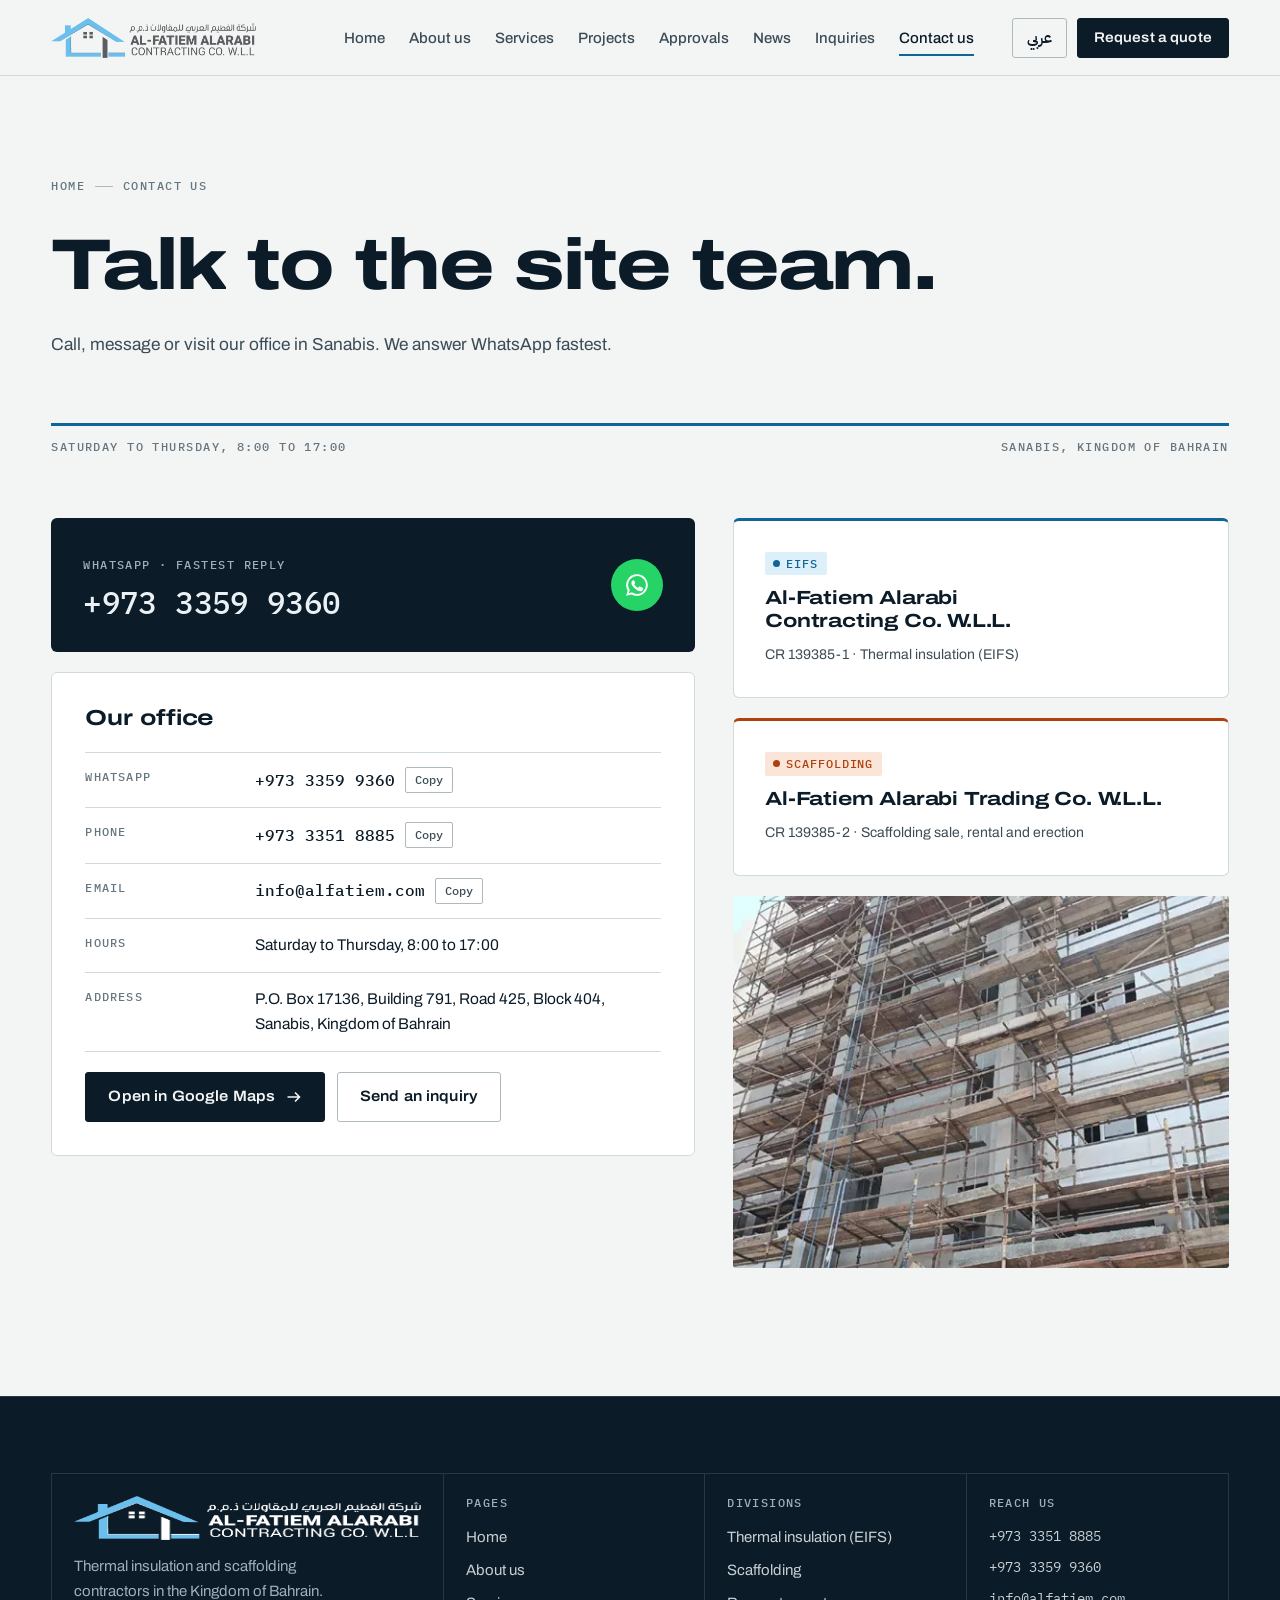
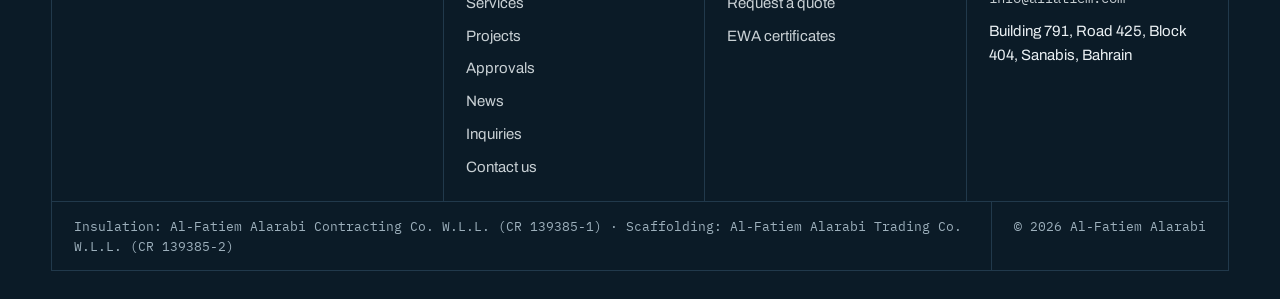
<file: alfitaim/contact.html>
<!doctype html>
<html lang="en" dir="ltr">
<head>
<meta charset="utf-8">
<meta name="viewport" content="width=device-width,initial-scale=1,viewport-fit=cover">
<title>Contact us · Al-Fatiem Alarabi</title>
<meta name="title-en" content="Contact us · Al-Fatiem Alarabi">
<meta name="title-ar" content="اتصل بنا · الفطيم العربي">
<meta name="description" content="Call, message or visit Al-Fatiem Alarabi in Sanabis, Bahrain. WhatsApp +973 3359 9360, phone +973 3351 8885, info@alfatiem.com.">
<meta name="theme-color" content="#F3F5F5" media="(prefers-color-scheme: light)">
<meta name="theme-color" content="#0A141B" media="(prefers-color-scheme: dark)">
<meta property="og:title" content="Contact us · Al-Fatiem Alarabi">
<meta property="og:description" content="Call, message or visit Al-Fatiem Alarabi in Sanabis, Bahrain. WhatsApp +973 3359 9360, phone +973 3351 8885, info@alfatiem.com.">
<meta property="og:image" content="img/hero-villas.webp">
<link rel="icon" type="image/png" href="img/favicon.png">
<link rel="apple-touch-icon" href="img/favicon.png">
<link rel="preload" href="assets/fonts/archivo-latin-var.woff2" as="font" type="font/woff2" crossorigin>
<link rel="stylesheet" href="assets/css/site.css">
<script>(function(){var h=document.documentElement;h.className+=' js';try{if(localStorage.getItem('afl')==='ar'){h.lang='ar';h.dir='rtl';var t=document.querySelector('meta[name=title-ar]');if(t)document.title=t.content}}catch(e){}})()</script>
<script src="assets/js/site.js" defer></script>
</head>
<body>
<a class="skip" href="#main"><span data-l="en">Skip to content</span><span data-l="ar">انتقل إلى المحتوى</span></a>
<header class="hdr"><div class="wrap hdr-in">
<a class="brand" href="index.html" aria-label="Al-Fatiem Alarabi"><img class="logo-l" src="img/logoH-1.png" alt="Al-Fatiem Alarabi Contracting Co. W.L.L." width="215" height="42"><img class="logo-d" src="img/logoH-white.png" alt="" width="215" height="42"></a>
<nav class="nav" id="nav" aria-label="Main"><a href="index.html"><span data-l="en">Home</span><span data-l="ar">الرئيسية</span></a><a href="about.html"><span data-l="en">About us</span><span data-l="ar">من نحن</span></a><a href="services.html"><span data-l="en">Services</span><span data-l="ar">الخدمات</span></a><a href="projects.html"><span data-l="en">Projects</span><span data-l="ar">المشاريع</span></a><a href="approvals.html"><span data-l="en">Approvals</span><span data-l="ar">الاعتمادات</span></a><a href="news.html"><span data-l="en">News</span><span data-l="ar">الأخبار</span></a><a href="inquiries.html"><span data-l="en">Inquiries</span><span data-l="ar">الاستفسارات</span></a><a href="contact.html" aria-current="page"><span data-l="en">Contact us</span><span data-l="ar">اتصل بنا</span></a><div class="nav-foot"><a class="btn wa" href="https://wa.me/97333599360" target="_blank" rel="noopener"><svg class="ic" viewBox="0 0 24 24" aria-hidden="true"><path d="M12 2a10 10 0 0 0-8.6 15.1L2 22l5-1.3A10 10 0 1 0 12 2Zm0 18.2a8.2 8.2 0 0 1-4.2-1.2l-.3-.2-3 .8.8-2.9-.2-.3A8.2 8.2 0 1 1 12 20.2Zm4.5-6.1c-.2-.1-1.5-.7-1.7-.8-.2-.1-.4-.1-.6.1l-.8 1c-.1.2-.3.2-.5.1a6.7 6.7 0 0 1-3.3-2.9c-.2-.4.2-.4.7-1.3.1-.2 0-.3 0-.4l-.8-1.8c-.2-.5-.4-.4-.6-.4h-.5a1 1 0 0 0-.7.3 3 3 0 0 0-.9 2.2 5.2 5.2 0 0 0 1.1 2.8 11.9 11.9 0 0 0 4.6 4 5.2 5.2 0 0 0 3.2.7 2.7 2.7 0 0 0 1.8-1.3 2.2 2.2 0 0 0 .2-1.3c-.1-.1-.2-.2-.5-.3Z"/></svg> <span data-l="en">WhatsApp +973 3359 9360</span><span data-l="ar">واتساب ‎+973 3359 9360</span></a><a class="btn ghost" href="inquiries.html"><span data-l="en">Request a quote</span><span data-l="ar">اطلب عرض سعر</span></a></div></nav>
<div class="hdr-tools"><button class="lang" type="button" data-al-en="Switch to Arabic" data-al-ar="التبديل إلى الإنجليزية" aria-label="Switch to Arabic"><span data-l="en" lang="ar">عربي</span><span data-l="ar" lang="en">English</span></button><a class="btn btn-sm" href="inquiries.html"><span data-l="en">Request a quote</span><span data-l="ar">اطلب عرض سعر</span></a><button class="menu-btn" type="button" aria-expanded="false" aria-controls="nav" data-al-en="Menu" data-al-ar="القائمة" aria-label="Menu"><i></i><i></i><i></i></button></div>
</div></header>
<main id="main">
<section class="phead"><div class="wrap">
<nav class="crumb label" aria-label="Breadcrumb" data-rv><a href="index.html"><span data-l="en">Home</span><span data-l="ar">الرئيسية</span></a><span class="sep" aria-hidden="true"></span><span><span data-l="en">Contact us</span><span data-l="ar">اتصل بنا</span></span></nav>
<h1 class="h1 split"><span data-l="en">Talk to the site team.</span><span data-l="ar">تحدّث مع فريق المواقع.</span></h1>
<p class="lead" data-rv style="--d:280ms"><span data-l="en">Call, message or visit our office in Sanabis. We answer WhatsApp fastest.</span><span data-l="ar">اتصل أو راسلنا أو زر مكتبنا في السنابس. نرد على واتساب بأسرع وقت.</span></p>
<div class="phead-rule "><span class="label" data-rv="fade" style="--d:600ms"><span data-l="en">Saturday to Thursday, 8:00 to 17:00</span><span data-l="ar">السبت إلى الخميس، 8:00 إلى 17:00</span></span><span class="label" data-rv="fade" style="--d:800ms"><span data-l="en">Sanabis, Kingdom of Bahrain</span><span data-l="ar">السنابس، مملكة البحرين</span></span></div>
</div></section>

<section class="sec top0"><div class="wrap contact">
 <div style="display:flex;flex-direction:column;gap:20px">
  <a class="wa-big" href="https://wa.me/97333599360" target="_blank" rel="noopener" data-rv><span><span class="label"><span data-l="en">WhatsApp · fastest reply</span><span data-l="ar">واتساب · أسرع رد</span></span><b><bdi dir="ltr">+973 3359 9360</bdi></b></span><span class="go"><svg viewBox="0 0 24 24" aria-hidden="true"><path d="M12 2a10 10 0 0 0-8.6 15.1L2 22l5-1.3A10 10 0 1 0 12 2Zm0 18.2a8.2 8.2 0 0 1-4.2-1.2l-.3-.2-3 .8.8-2.9-.2-.3A8.2 8.2 0 1 1 12 20.2Zm4.5-6.1c-.2-.1-1.5-.7-1.7-.8-.2-.1-.4-.1-.6.1l-.8 1c-.1.2-.3.2-.5.1a6.7 6.7 0 0 1-3.3-2.9c-.2-.4.2-.4.7-1.3.1-.2 0-.3 0-.4l-.8-1.8c-.2-.5-.4-.4-.6-.4h-.5a1 1 0 0 0-.7.3 3 3 0 0 0-.9 2.2 5.2 5.2 0 0 0 1.1 2.8 11.9 11.9 0 0 0 4.6 4 5.2 5.2 0 0 0 3.2.7 2.7 2.7 0 0 0 1.8-1.3 2.2 2.2 0 0 0 .2-1.3c-.1-.1-.2-.2-.5-.3Z"/></svg></span></a>
  <div class="panel" data-rv style="--d:120ms"><h2 class="h3"><span data-l="en">Our office</span><span data-l="ar">مكتبنا</span></h2>
   <dl class="kv"><dt>WhatsApp</dt><dd><span class="copy"><span class="sel">+973 3359 9360</span><button type="button" data-copy="+97333599360"><span data-l="en">Copy</span><span data-l="ar">نسخ</span></button></span></dd><dt><span data-l="en">Phone</span><span data-l="ar">الهاتف</span></dt><dd><span class="copy"><span class="sel">+973 3351 8885</span><button type="button" data-copy="+97333518885"><span data-l="en">Copy</span><span data-l="ar">نسخ</span></button></span></dd><dt><span data-l="en">Email</span><span data-l="ar">البريد</span></dt><dd><span class="copy"><span class="sel">info@alfatiem.com</span><button type="button" data-copy="info@alfatiem.com"><span data-l="en">Copy</span><span data-l="ar">نسخ</span></button></span></dd><dt><span data-l="en">Hours</span><span data-l="ar">ساعات العمل</span></dt><dd><span data-l="en">Saturday to Thursday, 8:00 to 17:00</span><span data-l="ar">السبت إلى الخميس، 8:00 إلى 17:00</span></dd><dt><span data-l="en">Address</span><span data-l="ar">العنوان</span></dt><dd><span data-l="en">P.O. Box 17136, Building 791, Road 425, Block 404, Sanabis, Kingdom of Bahrain</span><span data-l="ar">ص.ب 17136، مبنى 791، طريق 425، مجمع 404، السنابس، مملكة البحرين</span></dd></dl>
   <div class="row"><a class="btn" target="_blank" rel="noopener" href="https://www.google.com/maps/search/?api=1&amp;query=Al-Fatiem+Alarabi+Sanabis+Bahrain"><span data-l="en">Open in Google Maps</span><span data-l="ar">افتح في خرائط جوجل</span><svg class="ar" viewBox="0 0 16 16" aria-hidden="true"><path d="M1.5 8h12M9 3.5 13.5 8 9 12.5" fill="none" stroke="currentColor" stroke-width="1.6"/></svg></a><a class="btn ghost" href="inquiries.html"><span data-l="en">Send an inquiry</span><span data-l="ar">أرسل استفسارًا</span></a></div></div>
 </div>
 <div style="display:flex;flex-direction:column;gap:20px" data-stagger="120">
  <div class="card co-card" data-rv><span class="tag eifs" style="align-self:flex-start">EIFS</span><h3 class="h3">Al-Fatiem Alarabi Contracting Co. W.L.L.</h3><p class="note">CR 139385-1 · <span data-l="en">Thermal insulation (EIFS)</span><span data-l="ar">العزل الحراري (EIFS)</span></p></div>
  <div class="card co-card scaf" data-rv><span class="tag scaf" style="align-self:flex-start"><span data-l="en">Scaffolding</span><span data-l="ar">السقالات</span></span><h3 class="h3">Al-Fatiem Alarabi Trading Co. W.L.L.</h3><p class="note">CR 139385-2 · <span data-l="en">Scaffolding sale, rental and erection</span><span data-l="ar">بيع وتأجير وتركيب السقالات</span></p></div>
  <figure class="ph" data-rv="img" style="aspect-ratio:4/3"><img src="img/s-hidd2.webp" alt="Scaffolding and insulation on the East Hidd buildings" width="516" height="757" loading="lazy" style="object-position:50% 30%"></figure>
 </div>
</div></section>
</main>
<footer class="ftr"><div class="wrap">
<div class="tb">
 <div class="brandcell"><img src="img/logoH-white.png" alt="Al-Fatiem Alarabi" width="215" height="42" loading="lazy"><p><span data-l="en">Thermal insulation and scaffolding contractors in the Kingdom of Bahrain.</span><span data-l="ar">مقاولو العزل الحراري والسقالات في مملكة البحرين.</span></p></div>
 <div><h4><span data-l="en">Pages</span><span data-l="ar">الصفحات</span></h4><ul><li><a href="index.html"><span data-l="en">Home</span><span data-l="ar">الرئيسية</span></a></li><li><a href="about.html"><span data-l="en">About us</span><span data-l="ar">من نحن</span></a></li><li><a href="services.html"><span data-l="en">Services</span><span data-l="ar">الخدمات</span></a></li><li><a href="projects.html"><span data-l="en">Projects</span><span data-l="ar">المشاريع</span></a></li><li><a href="approvals.html"><span data-l="en">Approvals</span><span data-l="ar">الاعتمادات</span></a></li><li><a href="news.html"><span data-l="en">News</span><span data-l="ar">الأخبار</span></a></li><li><a href="inquiries.html"><span data-l="en">Inquiries</span><span data-l="ar">الاستفسارات</span></a></li><li><a href="contact.html"><span data-l="en">Contact us</span><span data-l="ar">اتصل بنا</span></a></li></ul></div>
 <div><h4><span data-l="en">Divisions</span><span data-l="ar">الأقسام</span></h4><ul><li><a href="services.html#insulation"><span data-l="en">Thermal insulation (EIFS)</span><span data-l="ar">العزل الحراري (EIFS)</span></a></li><li><a href="services.html#scaffolding"><span data-l="en">Scaffolding</span><span data-l="ar">السقالات</span></a></li><li><a href="inquiries.html"><span data-l="en">Request a quote</span><span data-l="ar">اطلب عرض سعر</span></a></li><li><a href="approvals.html"><span data-l="en">EWA certificates</span><span data-l="ar">شهادات الهيئة</span></a></li></ul></div>
 <div><h4><span data-l="en">Reach us</span><span data-l="ar">تواصل معنا</span></h4><ul><li class="mono"><a href="tel:+97333518885"><bdi dir="ltr">+973 3351 8885</bdi></a></li><li class="mono"><a href="https://wa.me/97333599360" target="_blank" rel="noopener"><bdi dir="ltr">+973 3359 9360</bdi></a></li><li class="mono"><a href="mailto:info@alfatiem.com">info@alfatiem.com</a></li><li><span data-l="en">Building 791, Road 425, Block 404, Sanabis, Bahrain</span><span data-l="ar">مبنى 791، طريق 425، مجمع 404، السنابس، البحرين</span></li></ul></div>
</div>
<div class="tb-legal"><span><span data-l="en">Insulation: Al-Fatiem Alarabi Contracting Co. W.L.L. (CR 139385-1) · Scaffolding: Al-Fatiem Alarabi Trading Co. W.L.L. (CR 139385-2)</span><span data-l="ar">العزل: شركة الفطيم العربي للمقاولات ذ.م.م (س.ت <bdi dir="ltr">139385-1</bdi>) · السقالات: شركة الفطيم العربي للتجارة ذ.م.م (س.ت <bdi dir="ltr">139385-2</bdi>)</span></span><span><span data-l="en">© 2026 Al-Fatiem Alarabi</span><span data-l="ar">© 2026 الفطيم العربي</span></span></div>
</div></footer>
</body>
</html>
</file>
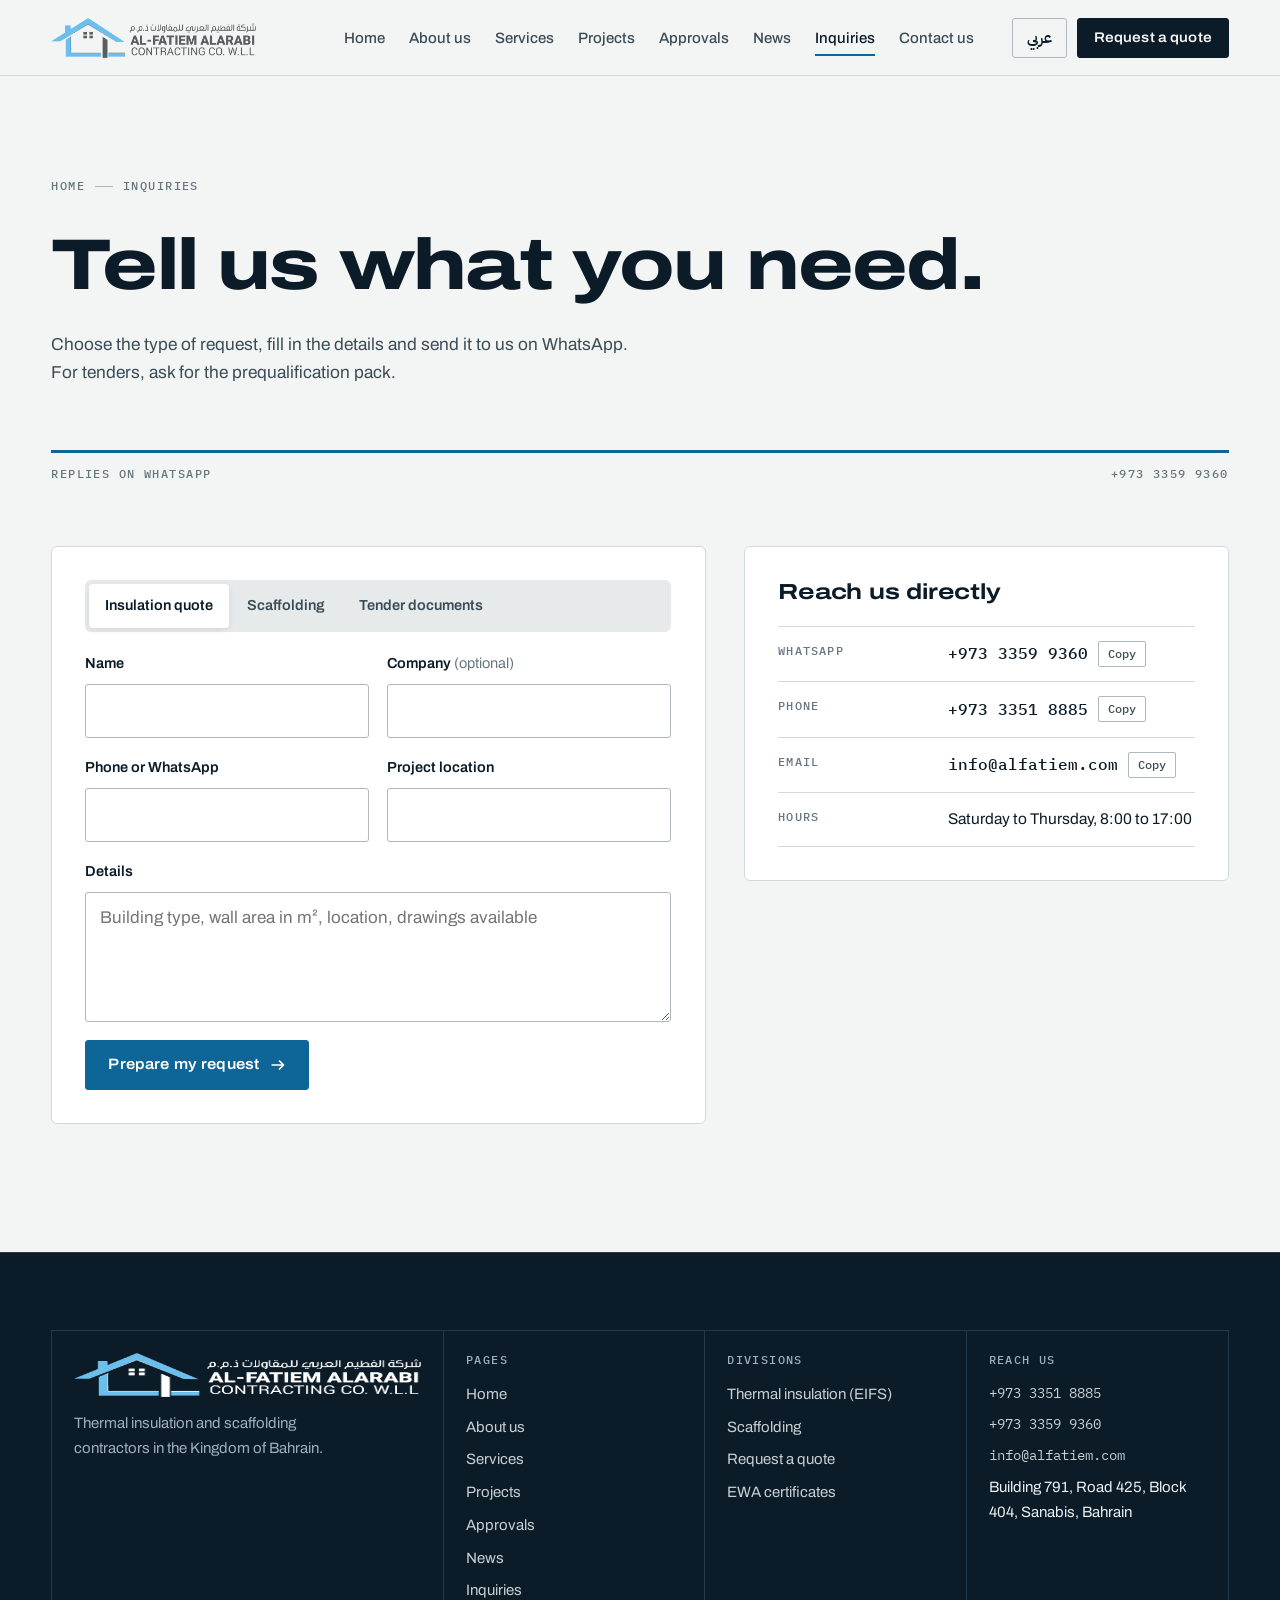
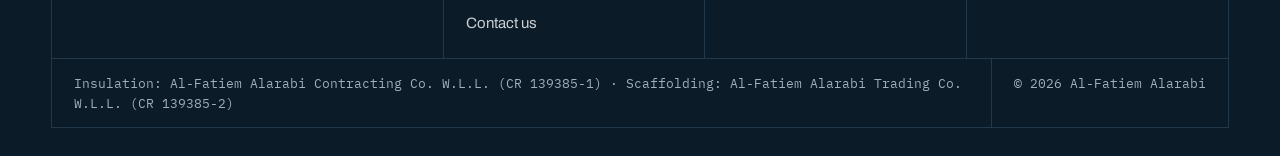
<file: alfitaim/inquiries.html>
<!doctype html>
<html lang="en" dir="ltr">
<head>
<meta charset="utf-8">
<meta name="viewport" content="width=device-width,initial-scale=1,viewport-fit=cover">
<title>Inquiries · Al-Fatiem Alarabi</title>
<meta name="title-en" content="Inquiries · Al-Fatiem Alarabi">
<meta name="title-ar" content="الاستفسارات · الفطيم العربي">
<meta name="description" content="Request an insulation quote, scaffolding rates or tender documents from Al-Fatiem Alarabi. Prepare your request and send it on WhatsApp.">
<meta name="theme-color" content="#F3F5F5" media="(prefers-color-scheme: light)">
<meta name="theme-color" content="#0A141B" media="(prefers-color-scheme: dark)">
<meta property="og:title" content="Inquiries · Al-Fatiem Alarabi">
<meta property="og:description" content="Request an insulation quote, scaffolding rates or tender documents from Al-Fatiem Alarabi. Prepare your request and send it on WhatsApp.">
<meta property="og:image" content="img/hero-villas.webp">
<link rel="icon" type="image/png" href="img/favicon.png">
<link rel="apple-touch-icon" href="img/favicon.png">
<link rel="preload" href="assets/fonts/archivo-latin-var.woff2" as="font" type="font/woff2" crossorigin>
<link rel="stylesheet" href="assets/css/site.css">
<script>(function(){var h=document.documentElement;h.className+=' js';try{if(localStorage.getItem('afl')==='ar'){h.lang='ar';h.dir='rtl';var t=document.querySelector('meta[name=title-ar]');if(t)document.title=t.content}}catch(e){}})()</script>
<script src="assets/js/site.js" defer></script><script src="assets/js/inquiries.js" defer></script>
</head>
<body>
<a class="skip" href="#main"><span data-l="en">Skip to content</span><span data-l="ar">انتقل إلى المحتوى</span></a>
<header class="hdr"><div class="wrap hdr-in">
<a class="brand" href="index.html" aria-label="Al-Fatiem Alarabi"><img class="logo-l" src="img/logoH-1.png" alt="Al-Fatiem Alarabi Contracting Co. W.L.L." width="215" height="42"><img class="logo-d" src="img/logoH-white.png" alt="" width="215" height="42"></a>
<nav class="nav" id="nav" aria-label="Main"><a href="index.html"><span data-l="en">Home</span><span data-l="ar">الرئيسية</span></a><a href="about.html"><span data-l="en">About us</span><span data-l="ar">من نحن</span></a><a href="services.html"><span data-l="en">Services</span><span data-l="ar">الخدمات</span></a><a href="projects.html"><span data-l="en">Projects</span><span data-l="ar">المشاريع</span></a><a href="approvals.html"><span data-l="en">Approvals</span><span data-l="ar">الاعتمادات</span></a><a href="news.html"><span data-l="en">News</span><span data-l="ar">الأخبار</span></a><a href="inquiries.html" aria-current="page"><span data-l="en">Inquiries</span><span data-l="ar">الاستفسارات</span></a><a href="contact.html"><span data-l="en">Contact us</span><span data-l="ar">اتصل بنا</span></a><div class="nav-foot"><a class="btn wa" href="https://wa.me/97333599360" target="_blank" rel="noopener"><svg class="ic" viewBox="0 0 24 24" aria-hidden="true"><path d="M12 2a10 10 0 0 0-8.6 15.1L2 22l5-1.3A10 10 0 1 0 12 2Zm0 18.2a8.2 8.2 0 0 1-4.2-1.2l-.3-.2-3 .8.8-2.9-.2-.3A8.2 8.2 0 1 1 12 20.2Zm4.5-6.1c-.2-.1-1.5-.7-1.7-.8-.2-.1-.4-.1-.6.1l-.8 1c-.1.2-.3.2-.5.1a6.7 6.7 0 0 1-3.3-2.9c-.2-.4.2-.4.7-1.3.1-.2 0-.3 0-.4l-.8-1.8c-.2-.5-.4-.4-.6-.4h-.5a1 1 0 0 0-.7.3 3 3 0 0 0-.9 2.2 5.2 5.2 0 0 0 1.1 2.8 11.9 11.9 0 0 0 4.6 4 5.2 5.2 0 0 0 3.2.7 2.7 2.7 0 0 0 1.8-1.3 2.2 2.2 0 0 0 .2-1.3c-.1-.1-.2-.2-.5-.3Z"/></svg> <span data-l="en">WhatsApp +973 3359 9360</span><span data-l="ar">واتساب ‎+973 3359 9360</span></a><a class="btn ghost" href="inquiries.html"><span data-l="en">Request a quote</span><span data-l="ar">اطلب عرض سعر</span></a></div></nav>
<div class="hdr-tools"><button class="lang" type="button" data-al-en="Switch to Arabic" data-al-ar="التبديل إلى الإنجليزية" aria-label="Switch to Arabic"><span data-l="en" lang="ar">عربي</span><span data-l="ar" lang="en">English</span></button><a class="btn btn-sm" href="inquiries.html"><span data-l="en">Request a quote</span><span data-l="ar">اطلب عرض سعر</span></a><button class="menu-btn" type="button" aria-expanded="false" aria-controls="nav" data-al-en="Menu" data-al-ar="القائمة" aria-label="Menu"><i></i><i></i><i></i></button></div>
</div></header>
<main id="main">
<section class="phead"><div class="wrap">
<nav class="crumb label" aria-label="Breadcrumb" data-rv><a href="index.html"><span data-l="en">Home</span><span data-l="ar">الرئيسية</span></a><span class="sep" aria-hidden="true"></span><span><span data-l="en">Inquiries</span><span data-l="ar">الاستفسارات</span></span></nav>
<h1 class="h1 split"><span data-l="en">Tell us what you need.</span><span data-l="ar">أخبرنا بما تحتاجه.</span></h1>
<p class="lead" data-rv style="--d:280ms"><span data-l="en">Choose the type of request, fill in the details and send it to us on WhatsApp. For tenders, ask for the prequalification pack.</span><span data-l="ar">اختر نوع الطلب واملأ التفاصيل وأرسله إلينا عبر واتساب. وللمناقصات اطلب ملف التأهيل المسبق.</span></p>
<div class="phead-rule "><span class="label" data-rv="fade" style="--d:600ms"><span data-l="en">Replies on WhatsApp</span><span data-l="ar">الرد عبر واتساب</span></span><span class="label" data-rv="fade" style="--d:800ms"><bdi dir="ltr">+973 3359 9360</bdi></span></div>
</div></section>

<section class="sec top0"><div class="wrap inq">
 <div class="panel" data-rv>
  <div class="tabs" role="tablist" id="itabs" aria-label="Request type"></div>
  <form id="iform" class="formgrid" novalidate>
   <div class="field full" id="subwrap" hidden><label for="sub"><span data-l="en">What do you need?</span><span data-l="ar">ماذا تحتاج؟</span></label><select id="sub"><option value="rent" data-en="Rent scaffolding" data-ar="استئجار سقالات">Rent scaffolding</option><option value="buy" data-en="Buy scaffolding material" data-ar="شراء مواد سقالات">Buy scaffolding material</option><option value="sell" data-en="Sell used material to us" data-ar="بيع مواد مستعملة لنا">Sell used material to us</option><option value="erect" data-en="Erection and dismantling" data-ar="تركيب وفك سقالات">Erection and dismantling</option></select></div>
   <div class="field"><label for="nm"><span data-l="en">Name</span><span data-l="ar">الاسم</span></label><input id="nm" autocomplete="name" required></div>
   <div class="field"><label for="co"><span data-l="en">Company</span><span data-l="ar">الشركة</span> <span class="muted" style="font-weight:400"><span data-l="en">(optional)</span><span data-l="ar">(اختياري)</span></span></label><input id="co" autocomplete="organization"></div>
   <div class="field"><label for="ph"><span data-l="en">Phone or WhatsApp</span><span data-l="ar">الهاتف أو واتساب</span></label><input id="ph" type="tel" inputmode="tel" autocomplete="tel" dir="ltr" required></div>
   <div class="field"><label for="loc"><span data-l="en">Project location</span><span data-l="ar">موقع المشروع</span></label><input id="loc"></div>
   <div class="field full"><label for="dt"><span data-l="en">Details</span><span data-l="ar">التفاصيل</span></label><textarea id="dt" data-ph-en="" data-ph-ar=""></textarea></div>
   <p class="full note" id="ferr" hidden role="alert" style="color:var(--ledger-ink)"><span data-l="en">Add your name and a phone number so we can reply.</span><span data-l="ar">أضف اسمك ورقم هاتفك حتى نتمكن من الرد عليك.</span></p>
   <div class="full row"><button class="btn sky" type="submit"><span data-l="en">Prepare my request</span><span data-l="ar">جهّز طلبي</span><svg class="ar" viewBox="0 0 16 16" aria-hidden="true"><path d="M1.5 8h12M9 3.5 13.5 8 9 12.5" fill="none" stroke="currentColor" stroke-width="1.6"/></svg></button></div>
  </form>
  <div class="result" id="res" aria-live="polite"><p class="result-h"><span data-l="en">Your request is ready</span><span data-l="ar">طلبك جاهز</span></p><pre class="bubble" id="msg" dir="ltr"></pre><div class="row"><a class="btn wa" id="wa" href="#" target="_blank" rel="noopener"><span data-l="en">Send on WhatsApp</span><span data-l="ar">أرسل عبر واتساب</span><svg class="ar" viewBox="0 0 16 16" aria-hidden="true"><path d="M1.5 8h12M9 3.5 13.5 8 9 12.5" fill="none" stroke="currentColor" stroke-width="1.6"/></svg></a><button class="btn ghost" type="button" id="cpy" data-copy=""><span data-l="en">Copy message</span><span data-l="ar">انسخ الرسالة</span></button></div><p class="note"><span data-l="en">Nothing has been sent yet. Select Send on WhatsApp to open the message in WhatsApp.</span><span data-l="ar">لم يُرسل شيء بعد. اضغط «أرسل عبر واتساب» لفتح الرسالة في واتساب.</span></p></div>
 </div>
 <div class="side">
  <div class="panel" id="estp" hidden>
   <div><p class="label ledger"><span data-l="en">Scaffolding</span><span data-l="ar">السقالات</span></p><h2 class="h3" style="margin-top:8px"><span data-l="en">Scaffolding quantity estimator</span><span data-l="ar">حاسبة كميات السقالات</span></h2><p class="muted" style="margin-top:6px"><span data-l="en">Enter the wall size to estimate the main components.</span><span data-l="ar">أدخل أبعاد الجدار لتقدير المكونات الرئيسية.</span></p></div>
   <div class="est3"><div class="field"><label for="el"><span data-l="en">Length (m)</span><span data-l="ar">الطول (م)</span></label><input id="el" type="number" min="1" value="20" inputmode="decimal"></div><div class="field"><label for="eh"><span data-l="en">Height (m)</span><span data-l="ar">الارتفاع (م)</span></label><input id="eh" type="number" min="1" value="9" inputmode="decimal"></div><div class="field"><label for="ew"><span data-l="en">Width (m)</span><span data-l="ar">العرض (م)</span></label><input id="ew" type="number" min="0.5" step="0.1" value="1.2" inputmode="decimal"></div></div>
   <div class="est" id="est" aria-live="polite"></div><p class="note"><span data-l="en">Indicative only. Final quantities come from our drawing.</span><span data-l="ar">تقديري فقط. الكميات النهائية تأتي من مخططنا.</span></p>
   <div class="row"><button class="btn ghost" type="button" id="addest"><span data-l="en">Add to my request</span><span data-l="ar">أضِف إلى طلبي</span></button></div>
  </div>
  <div class="panel" data-rv style="--d:150ms"><h2 class="h3"><span data-l="en">Reach us directly</span><span data-l="ar">تواصل معنا مباشرة</span></h2><dl class="kv"><dt>WhatsApp</dt><dd><span class="copy"><span class="sel">+973 3359 9360</span><button type="button" data-copy="+97333599360"><span data-l="en">Copy</span><span data-l="ar">نسخ</span></button></span></dd><dt><span data-l="en">Phone</span><span data-l="ar">الهاتف</span></dt><dd><span class="copy"><span class="sel">+973 3351 8885</span><button type="button" data-copy="+97333518885"><span data-l="en">Copy</span><span data-l="ar">نسخ</span></button></span></dd><dt><span data-l="en">Email</span><span data-l="ar">البريد</span></dt><dd><span class="copy"><span class="sel">info@alfatiem.com</span><button type="button" data-copy="info@alfatiem.com"><span data-l="en">Copy</span><span data-l="ar">نسخ</span></button></span></dd><dt><span data-l="en">Hours</span><span data-l="ar">ساعات العمل</span></dt><dd><span data-l="en">Saturday to Thursday, 8:00 to 17:00</span><span data-l="ar">السبت إلى الخميس، 8:00 إلى 17:00</span></dd></dl></div>
 </div>
</div></section>
</main>
<footer class="ftr"><div class="wrap">
<div class="tb">
 <div class="brandcell"><img src="img/logoH-white.png" alt="Al-Fatiem Alarabi" width="215" height="42" loading="lazy"><p><span data-l="en">Thermal insulation and scaffolding contractors in the Kingdom of Bahrain.</span><span data-l="ar">مقاولو العزل الحراري والسقالات في مملكة البحرين.</span></p></div>
 <div><h4><span data-l="en">Pages</span><span data-l="ar">الصفحات</span></h4><ul><li><a href="index.html"><span data-l="en">Home</span><span data-l="ar">الرئيسية</span></a></li><li><a href="about.html"><span data-l="en">About us</span><span data-l="ar">من نحن</span></a></li><li><a href="services.html"><span data-l="en">Services</span><span data-l="ar">الخدمات</span></a></li><li><a href="projects.html"><span data-l="en">Projects</span><span data-l="ar">المشاريع</span></a></li><li><a href="approvals.html"><span data-l="en">Approvals</span><span data-l="ar">الاعتمادات</span></a></li><li><a href="news.html"><span data-l="en">News</span><span data-l="ar">الأخبار</span></a></li><li><a href="inquiries.html"><span data-l="en">Inquiries</span><span data-l="ar">الاستفسارات</span></a></li><li><a href="contact.html"><span data-l="en">Contact us</span><span data-l="ar">اتصل بنا</span></a></li></ul></div>
 <div><h4><span data-l="en">Divisions</span><span data-l="ar">الأقسام</span></h4><ul><li><a href="services.html#insulation"><span data-l="en">Thermal insulation (EIFS)</span><span data-l="ar">العزل الحراري (EIFS)</span></a></li><li><a href="services.html#scaffolding"><span data-l="en">Scaffolding</span><span data-l="ar">السقالات</span></a></li><li><a href="inquiries.html"><span data-l="en">Request a quote</span><span data-l="ar">اطلب عرض سعر</span></a></li><li><a href="approvals.html"><span data-l="en">EWA certificates</span><span data-l="ar">شهادات الهيئة</span></a></li></ul></div>
 <div><h4><span data-l="en">Reach us</span><span data-l="ar">تواصل معنا</span></h4><ul><li class="mono"><a href="tel:+97333518885"><bdi dir="ltr">+973 3351 8885</bdi></a></li><li class="mono"><a href="https://wa.me/97333599360" target="_blank" rel="noopener"><bdi dir="ltr">+973 3359 9360</bdi></a></li><li class="mono"><a href="mailto:info@alfatiem.com">info@alfatiem.com</a></li><li><span data-l="en">Building 791, Road 425, Block 404, Sanabis, Bahrain</span><span data-l="ar">مبنى 791، طريق 425، مجمع 404، السنابس، البحرين</span></li></ul></div>
</div>
<div class="tb-legal"><span><span data-l="en">Insulation: Al-Fatiem Alarabi Contracting Co. W.L.L. (CR 139385-1) · Scaffolding: Al-Fatiem Alarabi Trading Co. W.L.L. (CR 139385-2)</span><span data-l="ar">العزل: شركة الفطيم العربي للمقاولات ذ.م.م (س.ت <bdi dir="ltr">139385-1</bdi>) · السقالات: شركة الفطيم العربي للتجارة ذ.م.م (س.ت <bdi dir="ltr">139385-2</bdi>)</span></span><span><span data-l="en">© 2026 Al-Fatiem Alarabi</span><span data-l="ar">© 2026 الفطيم العربي</span></span></div>
</div></footer>
</body>
</html>
</file>
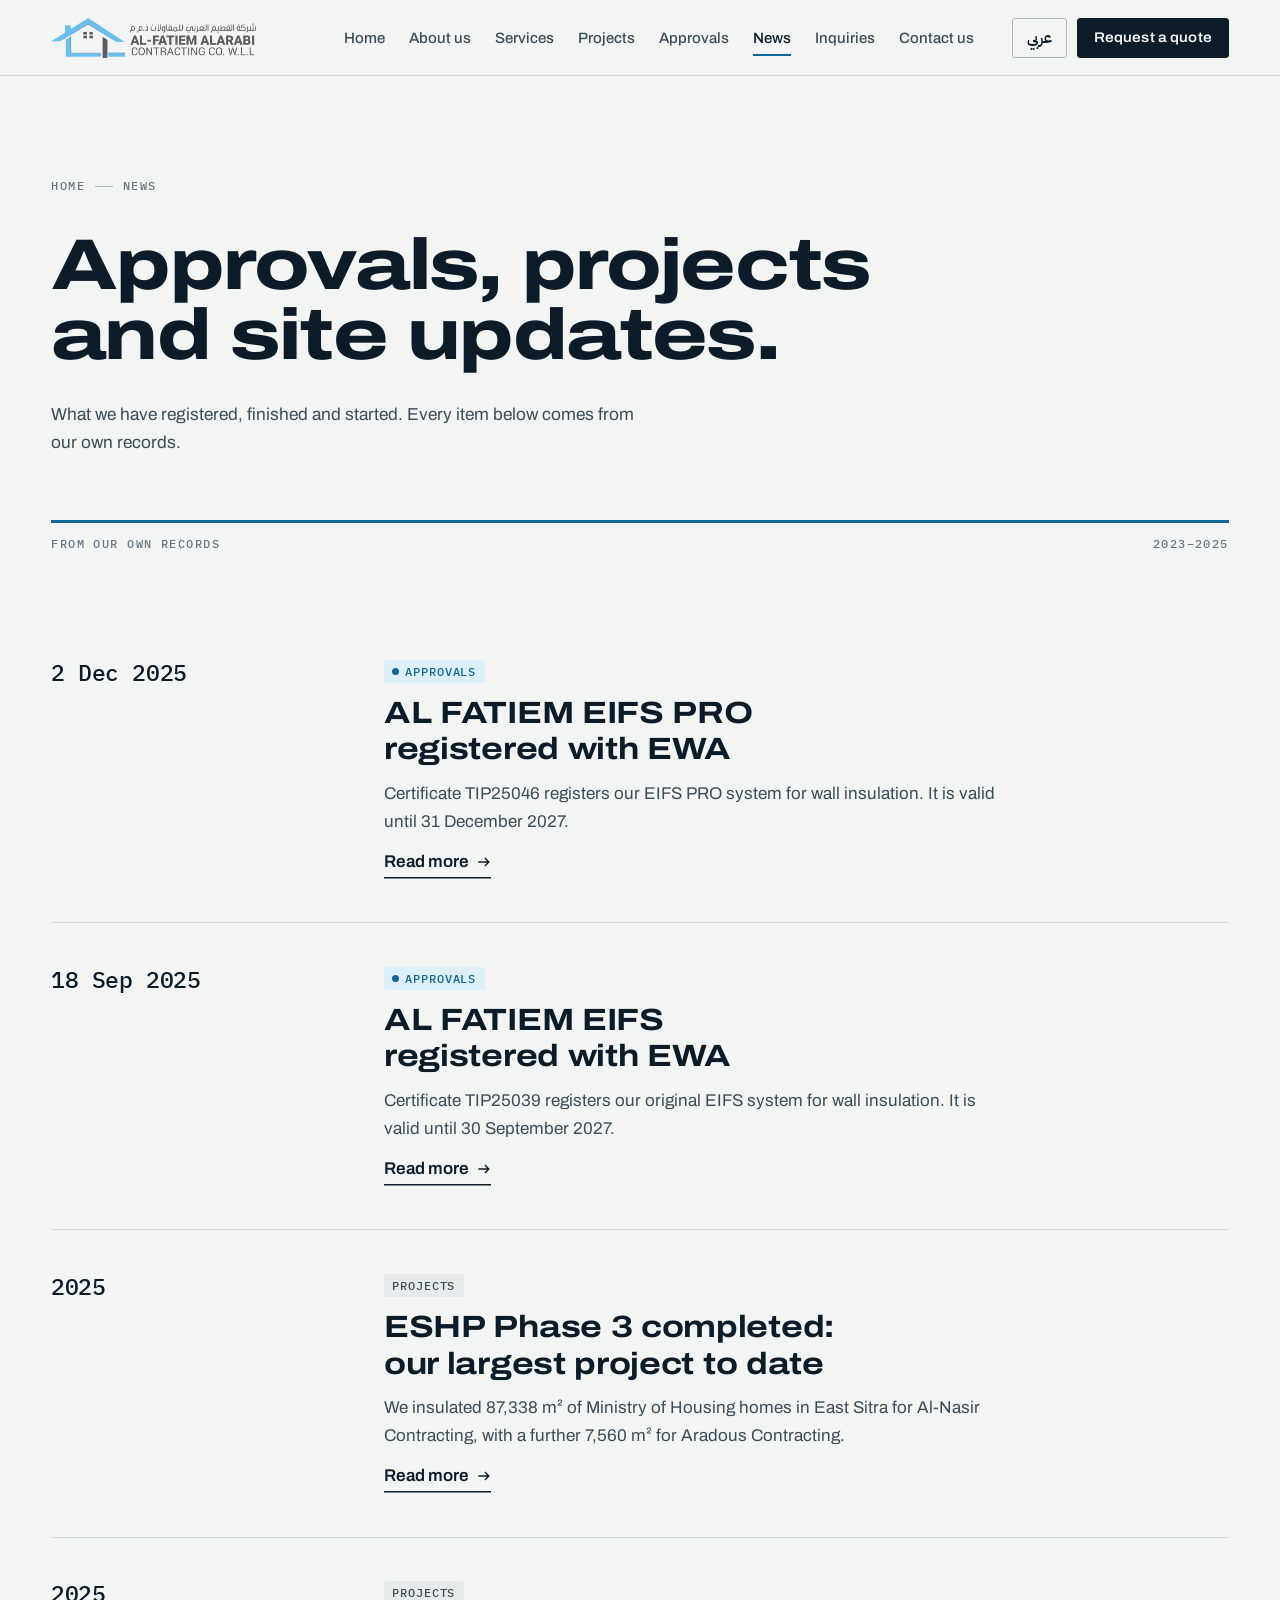
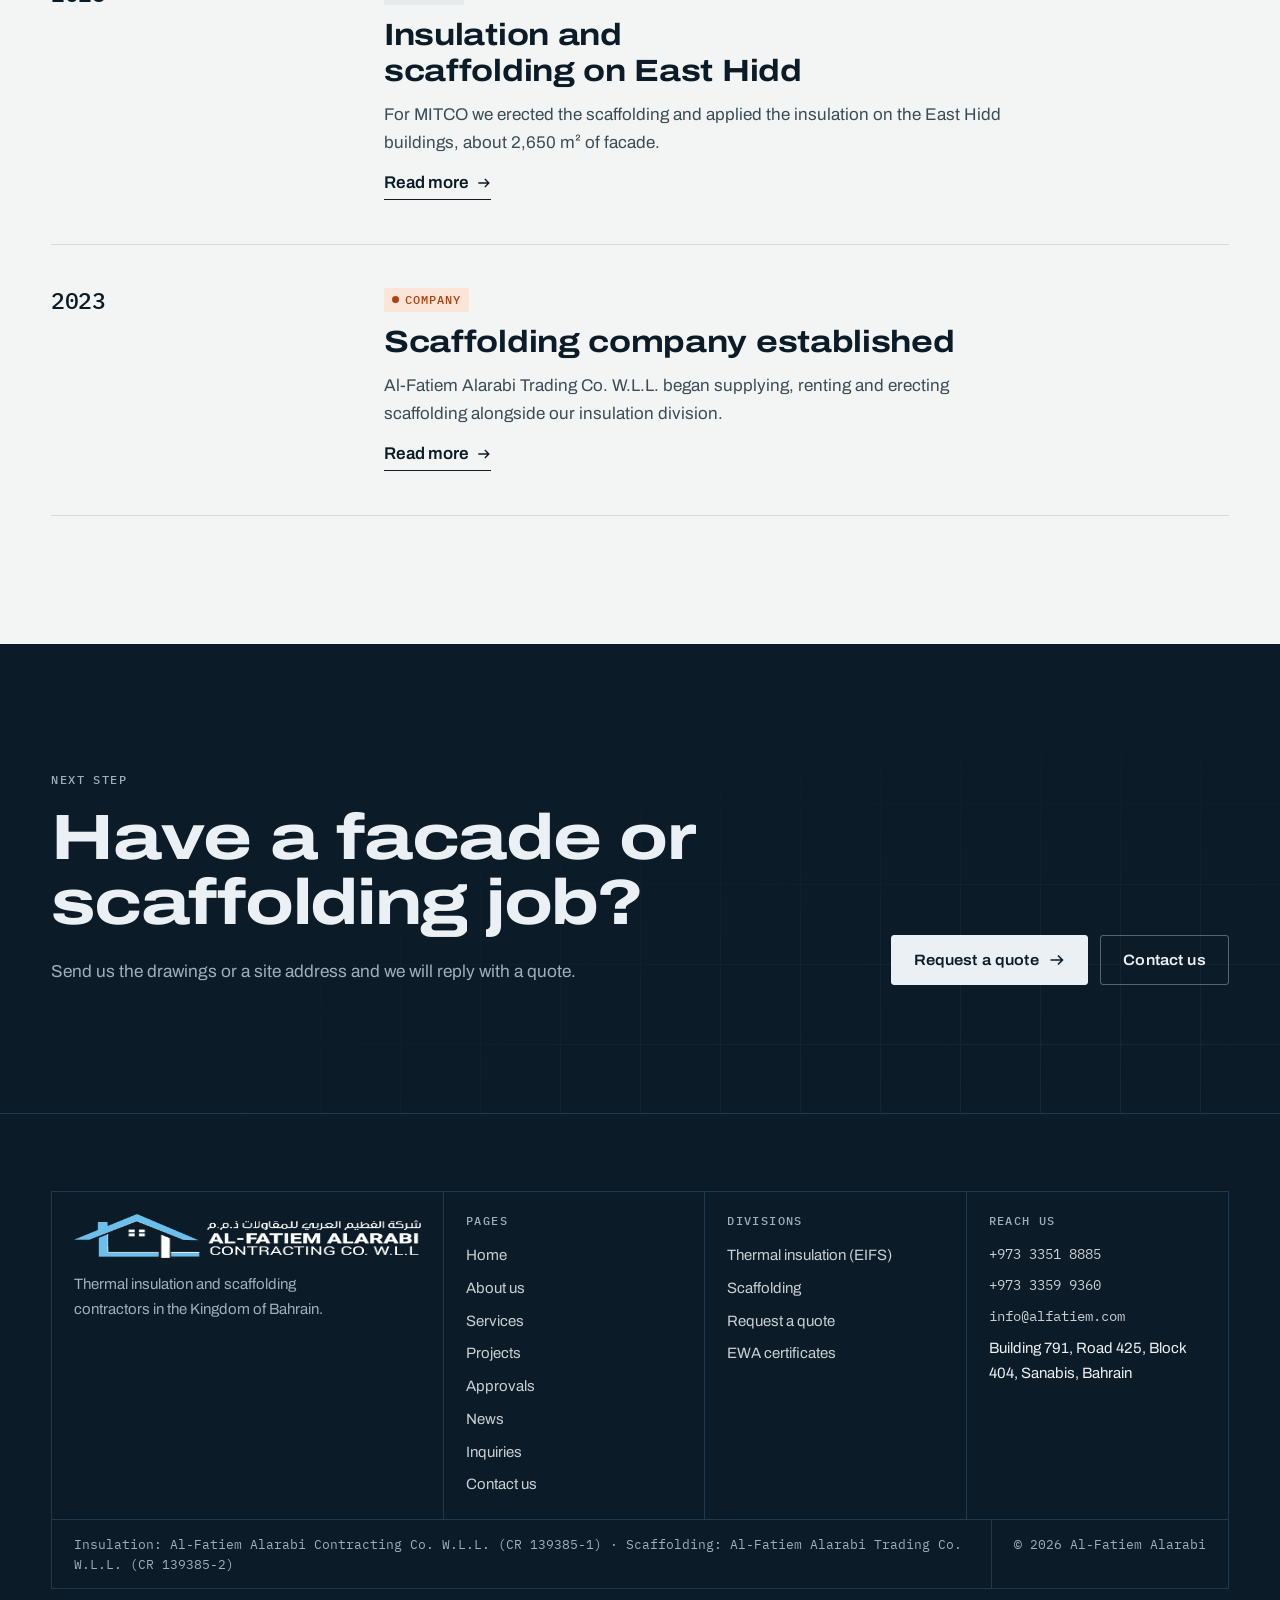
<file: alfitaim/news.html>
<!doctype html>
<html lang="en" dir="ltr">
<head>
<meta charset="utf-8">
<meta name="viewport" content="width=device-width,initial-scale=1,viewport-fit=cover">
<title>News · Al-Fatiem Alarabi</title>
<meta name="title-en" content="News · Al-Fatiem Alarabi">
<meta name="title-ar" content="الأخبار · الفطيم العربي">
<meta name="description" content="Approvals, projects and company updates from Al-Fatiem Alarabi: EWA registrations, ESHP Phase 3, East Hidd and the scaffolding company.">
<meta name="theme-color" content="#F3F5F5" media="(prefers-color-scheme: light)">
<meta name="theme-color" content="#0A141B" media="(prefers-color-scheme: dark)">
<meta property="og:title" content="News · Al-Fatiem Alarabi">
<meta property="og:description" content="Approvals, projects and company updates from Al-Fatiem Alarabi: EWA registrations, ESHP Phase 3, East Hidd and the scaffolding company.">
<meta property="og:image" content="img/hero-villas.webp">
<link rel="icon" type="image/png" href="img/favicon.png">
<link rel="apple-touch-icon" href="img/favicon.png">
<link rel="preload" href="assets/fonts/archivo-latin-var.woff2" as="font" type="font/woff2" crossorigin>
<link rel="stylesheet" href="assets/css/site.css">
<script>(function(){var h=document.documentElement;h.className+=' js';try{if(localStorage.getItem('afl')==='ar'){h.lang='ar';h.dir='rtl';var t=document.querySelector('meta[name=title-ar]');if(t)document.title=t.content}}catch(e){}})()</script>
<script src="assets/js/site.js" defer></script>
</head>
<body>
<a class="skip" href="#main"><span data-l="en">Skip to content</span><span data-l="ar">انتقل إلى المحتوى</span></a>
<header class="hdr"><div class="wrap hdr-in">
<a class="brand" href="index.html" aria-label="Al-Fatiem Alarabi"><img class="logo-l" src="img/logoH-1.png" alt="Al-Fatiem Alarabi Contracting Co. W.L.L." width="215" height="42"><img class="logo-d" src="img/logoH-white.png" alt="" width="215" height="42"></a>
<nav class="nav" id="nav" aria-label="Main"><a href="index.html"><span data-l="en">Home</span><span data-l="ar">الرئيسية</span></a><a href="about.html"><span data-l="en">About us</span><span data-l="ar">من نحن</span></a><a href="services.html"><span data-l="en">Services</span><span data-l="ar">الخدمات</span></a><a href="projects.html"><span data-l="en">Projects</span><span data-l="ar">المشاريع</span></a><a href="approvals.html"><span data-l="en">Approvals</span><span data-l="ar">الاعتمادات</span></a><a href="news.html" aria-current="page"><span data-l="en">News</span><span data-l="ar">الأخبار</span></a><a href="inquiries.html"><span data-l="en">Inquiries</span><span data-l="ar">الاستفسارات</span></a><a href="contact.html"><span data-l="en">Contact us</span><span data-l="ar">اتصل بنا</span></a><div class="nav-foot"><a class="btn wa" href="https://wa.me/97333599360" target="_blank" rel="noopener"><svg class="ic" viewBox="0 0 24 24" aria-hidden="true"><path d="M12 2a10 10 0 0 0-8.6 15.1L2 22l5-1.3A10 10 0 1 0 12 2Zm0 18.2a8.2 8.2 0 0 1-4.2-1.2l-.3-.2-3 .8.8-2.9-.2-.3A8.2 8.2 0 1 1 12 20.2Zm4.5-6.1c-.2-.1-1.5-.7-1.7-.8-.2-.1-.4-.1-.6.1l-.8 1c-.1.2-.3.2-.5.1a6.7 6.7 0 0 1-3.3-2.9c-.2-.4.2-.4.7-1.3.1-.2 0-.3 0-.4l-.8-1.8c-.2-.5-.4-.4-.6-.4h-.5a1 1 0 0 0-.7.3 3 3 0 0 0-.9 2.2 5.2 5.2 0 0 0 1.1 2.8 11.9 11.9 0 0 0 4.6 4 5.2 5.2 0 0 0 3.2.7 2.7 2.7 0 0 0 1.8-1.3 2.2 2.2 0 0 0 .2-1.3c-.1-.1-.2-.2-.5-.3Z"/></svg> <span data-l="en">WhatsApp +973 3359 9360</span><span data-l="ar">واتساب ‎+973 3359 9360</span></a><a class="btn ghost" href="inquiries.html"><span data-l="en">Request a quote</span><span data-l="ar">اطلب عرض سعر</span></a></div></nav>
<div class="hdr-tools"><button class="lang" type="button" data-al-en="Switch to Arabic" data-al-ar="التبديل إلى الإنجليزية" aria-label="Switch to Arabic"><span data-l="en" lang="ar">عربي</span><span data-l="ar" lang="en">English</span></button><a class="btn btn-sm" href="inquiries.html"><span data-l="en">Request a quote</span><span data-l="ar">اطلب عرض سعر</span></a><button class="menu-btn" type="button" aria-expanded="false" aria-controls="nav" data-al-en="Menu" data-al-ar="القائمة" aria-label="Menu"><i></i><i></i><i></i></button></div>
</div></header>
<main id="main">
<section class="phead"><div class="wrap">
<nav class="crumb label" aria-label="Breadcrumb" data-rv><a href="index.html"><span data-l="en">Home</span><span data-l="ar">الرئيسية</span></a><span class="sep" aria-hidden="true"></span><span><span data-l="en">News</span><span data-l="ar">الأخبار</span></span></nav>
<h1 class="h1 split"><span data-l="en">Approvals, projects and site updates.</span><span data-l="ar">الاعتمادات والمشاريع وأخبار المواقع.</span></h1>
<p class="lead" data-rv style="--d:280ms"><span data-l="en">What we have registered, finished and started. Every item below comes from our own records.</span><span data-l="ar">ما سجّلناه وأنجزناه وبدأناه. كل خبر أدناه مأخوذ من سجلاتنا.</span></p>
<div class="phead-rule "><span class="label" data-rv="fade" style="--d:600ms"><span data-l="en">From our own records</span><span data-l="ar">من سجلاتنا</span></span><span class="label" data-rv="fade" style="--d:800ms"><span data-l="en">2023–2025</span><span data-l="ar">2023–2025</span></span></div>
</div></section>

<section class="sec top0"><div class="wrap"><div class="news" data-stagger="90">
<article data-rv><time><span data-l="en">2 Dec 2025</span><span data-l="ar">2 ديسمبر 2025</span></time><div class="body"><span class="tag eifs" style="align-self:flex-start"><span data-l="en">Approvals</span><span data-l="ar">اعتمادات</span></span><h2 class="h3"><span data-l="en">AL FATIEM EIFS PRO registered with EWA</span><span data-l="ar">تسجيل AL FATIEM EIFS PRO لدى هيئة الكهرباء والماء</span></h2><p><span data-l="en">Certificate TIP25046 registers our EIFS PRO system for wall insulation. It is valid until 31 December 2027.</span><span data-l="ar">سُجّل نظام EIFS PRO لدينا لعزل الجدران بموجب الشهادة TIP25046، وهي صالحة حتى 31 ديسمبر 2027.</span></p><p><a class="tlink" href="approvals.html"><span data-l="en">Read more</span><span data-l="ar">اقرأ المزيد</span><svg class="ar" viewBox="0 0 16 16" aria-hidden="true"><path d="M1.5 8h12M9 3.5 13.5 8 9 12.5" fill="none" stroke="currentColor" stroke-width="1.6"/></svg></a></p></div></article><article data-rv><time><span data-l="en">18 Sep 2025</span><span data-l="ar">18 سبتمبر 2025</span></time><div class="body"><span class="tag eifs" style="align-self:flex-start"><span data-l="en">Approvals</span><span data-l="ar">اعتمادات</span></span><h2 class="h3"><span data-l="en">AL FATIEM EIFS registered with EWA</span><span data-l="ar">تسجيل AL FATIEM EIFS لدى هيئة الكهرباء والماء</span></h2><p><span data-l="en">Certificate TIP25039 registers our original EIFS system for wall insulation. It is valid until 30 September 2027.</span><span data-l="ar">سُجّل نظام EIFS الأصلي لدينا لعزل الجدران بموجب الشهادة TIP25039، وهي صالحة حتى 30 سبتمبر 2027.</span></p><p><a class="tlink" href="approvals.html"><span data-l="en">Read more</span><span data-l="ar">اقرأ المزيد</span><svg class="ar" viewBox="0 0 16 16" aria-hidden="true"><path d="M1.5 8h12M9 3.5 13.5 8 9 12.5" fill="none" stroke="currentColor" stroke-width="1.6"/></svg></a></p></div></article><article data-rv><time><span data-l="en">2025</span><span data-l="ar">2025</span></time><div class="body"><span class="tag plain" style="align-self:flex-start"><span data-l="en">Projects</span><span data-l="ar">مشاريع</span></span><h2 class="h3"><span data-l="en">ESHP Phase 3 completed: our largest project to date</span><span data-l="ar">اكتمال إسكان شرق سترة المرحلة 3: أكبر مشاريعنا حتى الآن</span></h2><p><span data-l="en">We insulated 87,338 m² of Ministry of Housing homes in East Sitra for Al-Nasir Contracting, with a further 7,560 m² for Aradous Contracting.</span><span data-l="ar">عزلنا 87,338 م² من منازل وزارة الإسكان في شرق سترة لصالح الناصر للمقاولات، إضافة إلى 7,560 م² لصالح أرادوس للمقاولات.</span></p><p><a class="tlink" href="projects.html#government"><span data-l="en">Read more</span><span data-l="ar">اقرأ المزيد</span><svg class="ar" viewBox="0 0 16 16" aria-hidden="true"><path d="M1.5 8h12M9 3.5 13.5 8 9 12.5" fill="none" stroke="currentColor" stroke-width="1.6"/></svg></a></p></div></article><article data-rv><time><span data-l="en">2025</span><span data-l="ar">2025</span></time><div class="body"><span class="tag plain" style="align-self:flex-start"><span data-l="en">Projects</span><span data-l="ar">مشاريع</span></span><h2 class="h3"><span data-l="en">Insulation and scaffolding on East Hidd</span><span data-l="ar">العزل والسقالات في مشروع شرق الحد</span></h2><p><span data-l="en">For MITCO we erected the scaffolding and applied the insulation on the East Hidd buildings, about 2,650 m² of facade.</span><span data-l="ar">لصالح ميتكو ركّبنا السقالات ونفّذنا العزل في مباني شرق الحد، بمساحة واجهات نحو 2,650 م².</span></p><p><a class="tlink" href="projects.html#commercial"><span data-l="en">Read more</span><span data-l="ar">اقرأ المزيد</span><svg class="ar" viewBox="0 0 16 16" aria-hidden="true"><path d="M1.5 8h12M9 3.5 13.5 8 9 12.5" fill="none" stroke="currentColor" stroke-width="1.6"/></svg></a></p></div></article><article data-rv><time><span data-l="en">2023</span><span data-l="ar">2023</span></time><div class="body"><span class="tag scaf" style="align-self:flex-start"><span data-l="en">Company</span><span data-l="ar">الشركة</span></span><h2 class="h3"><span data-l="en">Scaffolding company established</span><span data-l="ar">تأسيس شركة السقالات</span></h2><p><span data-l="en">Al-Fatiem Alarabi Trading Co. W.L.L. began supplying, renting and erecting scaffolding alongside our insulation division.</span><span data-l="ar">بدأت شركة الفطيم العربي للتجارة بتوريد السقالات وتأجيرها وتركيبها إلى جانب قسم العزل.</span></p><p><a class="tlink" href="services.html#scaffolding"><span data-l="en">Read more</span><span data-l="ar">اقرأ المزيد</span><svg class="ar" viewBox="0 0 16 16" aria-hidden="true"><path d="M1.5 8h12M9 3.5 13.5 8 9 12.5" fill="none" stroke="currentColor" stroke-width="1.6"/></svg></a></p></div></article>
</div></div></section>
<section class="closing on-night"><div class="closing-grid" aria-hidden="true"></div><div class="wrap closing-in">
<div><p class="label" data-rv><span data-l="en">Next step</span><span data-l="ar">الخطوة التالية</span></p><h2 class="h2 split" style="margin-top:18px"><span data-l="en">Have a facade or scaffolding job?</span><span data-l="ar">لديك مشروع واجهات أو سقالات؟</span></h2><p class="lead" data-rv style="--d:200ms"><span data-l="en">Send us the drawings or a site address and we will reply with a quote.</span><span data-l="ar">أرسل لنا المخططات أو عنوان الموقع وسنرد عليك بعرض سعر.</span></p></div>
<div class="row" data-rv style="--d:300ms"><a class="btn" href="inquiries.html"><span data-l="en">Request a quote</span><span data-l="ar">اطلب عرض سعر</span><svg class="ar" viewBox="0 0 16 16" aria-hidden="true"><path d="M1.5 8h12M9 3.5 13.5 8 9 12.5" fill="none" stroke="currentColor" stroke-width="1.6"/></svg></a><a class="btn ghost" href="contact.html"><span data-l="en">Contact us</span><span data-l="ar">اتصل بنا</span></a></div>
</div></section>
</main>
<footer class="ftr"><div class="wrap">
<div class="tb">
 <div class="brandcell"><img src="img/logoH-white.png" alt="Al-Fatiem Alarabi" width="215" height="42" loading="lazy"><p><span data-l="en">Thermal insulation and scaffolding contractors in the Kingdom of Bahrain.</span><span data-l="ar">مقاولو العزل الحراري والسقالات في مملكة البحرين.</span></p></div>
 <div><h4><span data-l="en">Pages</span><span data-l="ar">الصفحات</span></h4><ul><li><a href="index.html"><span data-l="en">Home</span><span data-l="ar">الرئيسية</span></a></li><li><a href="about.html"><span data-l="en">About us</span><span data-l="ar">من نحن</span></a></li><li><a href="services.html"><span data-l="en">Services</span><span data-l="ar">الخدمات</span></a></li><li><a href="projects.html"><span data-l="en">Projects</span><span data-l="ar">المشاريع</span></a></li><li><a href="approvals.html"><span data-l="en">Approvals</span><span data-l="ar">الاعتمادات</span></a></li><li><a href="news.html"><span data-l="en">News</span><span data-l="ar">الأخبار</span></a></li><li><a href="inquiries.html"><span data-l="en">Inquiries</span><span data-l="ar">الاستفسارات</span></a></li><li><a href="contact.html"><span data-l="en">Contact us</span><span data-l="ar">اتصل بنا</span></a></li></ul></div>
 <div><h4><span data-l="en">Divisions</span><span data-l="ar">الأقسام</span></h4><ul><li><a href="services.html#insulation"><span data-l="en">Thermal insulation (EIFS)</span><span data-l="ar">العزل الحراري (EIFS)</span></a></li><li><a href="services.html#scaffolding"><span data-l="en">Scaffolding</span><span data-l="ar">السقالات</span></a></li><li><a href="inquiries.html"><span data-l="en">Request a quote</span><span data-l="ar">اطلب عرض سعر</span></a></li><li><a href="approvals.html"><span data-l="en">EWA certificates</span><span data-l="ar">شهادات الهيئة</span></a></li></ul></div>
 <div><h4><span data-l="en">Reach us</span><span data-l="ar">تواصل معنا</span></h4><ul><li class="mono"><a href="tel:+97333518885"><bdi dir="ltr">+973 3351 8885</bdi></a></li><li class="mono"><a href="https://wa.me/97333599360" target="_blank" rel="noopener"><bdi dir="ltr">+973 3359 9360</bdi></a></li><li class="mono"><a href="mailto:info@alfatiem.com">info@alfatiem.com</a></li><li><span data-l="en">Building 791, Road 425, Block 404, Sanabis, Bahrain</span><span data-l="ar">مبنى 791، طريق 425، مجمع 404، السنابس، البحرين</span></li></ul></div>
</div>
<div class="tb-legal"><span><span data-l="en">Insulation: Al-Fatiem Alarabi Contracting Co. W.L.L. (CR 139385-1) · Scaffolding: Al-Fatiem Alarabi Trading Co. W.L.L. (CR 139385-2)</span><span data-l="ar">العزل: شركة الفطيم العربي للمقاولات ذ.م.م (س.ت <bdi dir="ltr">139385-1</bdi>) · السقالات: شركة الفطيم العربي للتجارة ذ.م.م (س.ت <bdi dir="ltr">139385-2</bdi>)</span></span><span><span data-l="en">© 2026 Al-Fatiem Alarabi</span><span data-l="ar">© 2026 الفطيم العربي</span></span></div>
</div></footer>
</body>
</html>
</file>
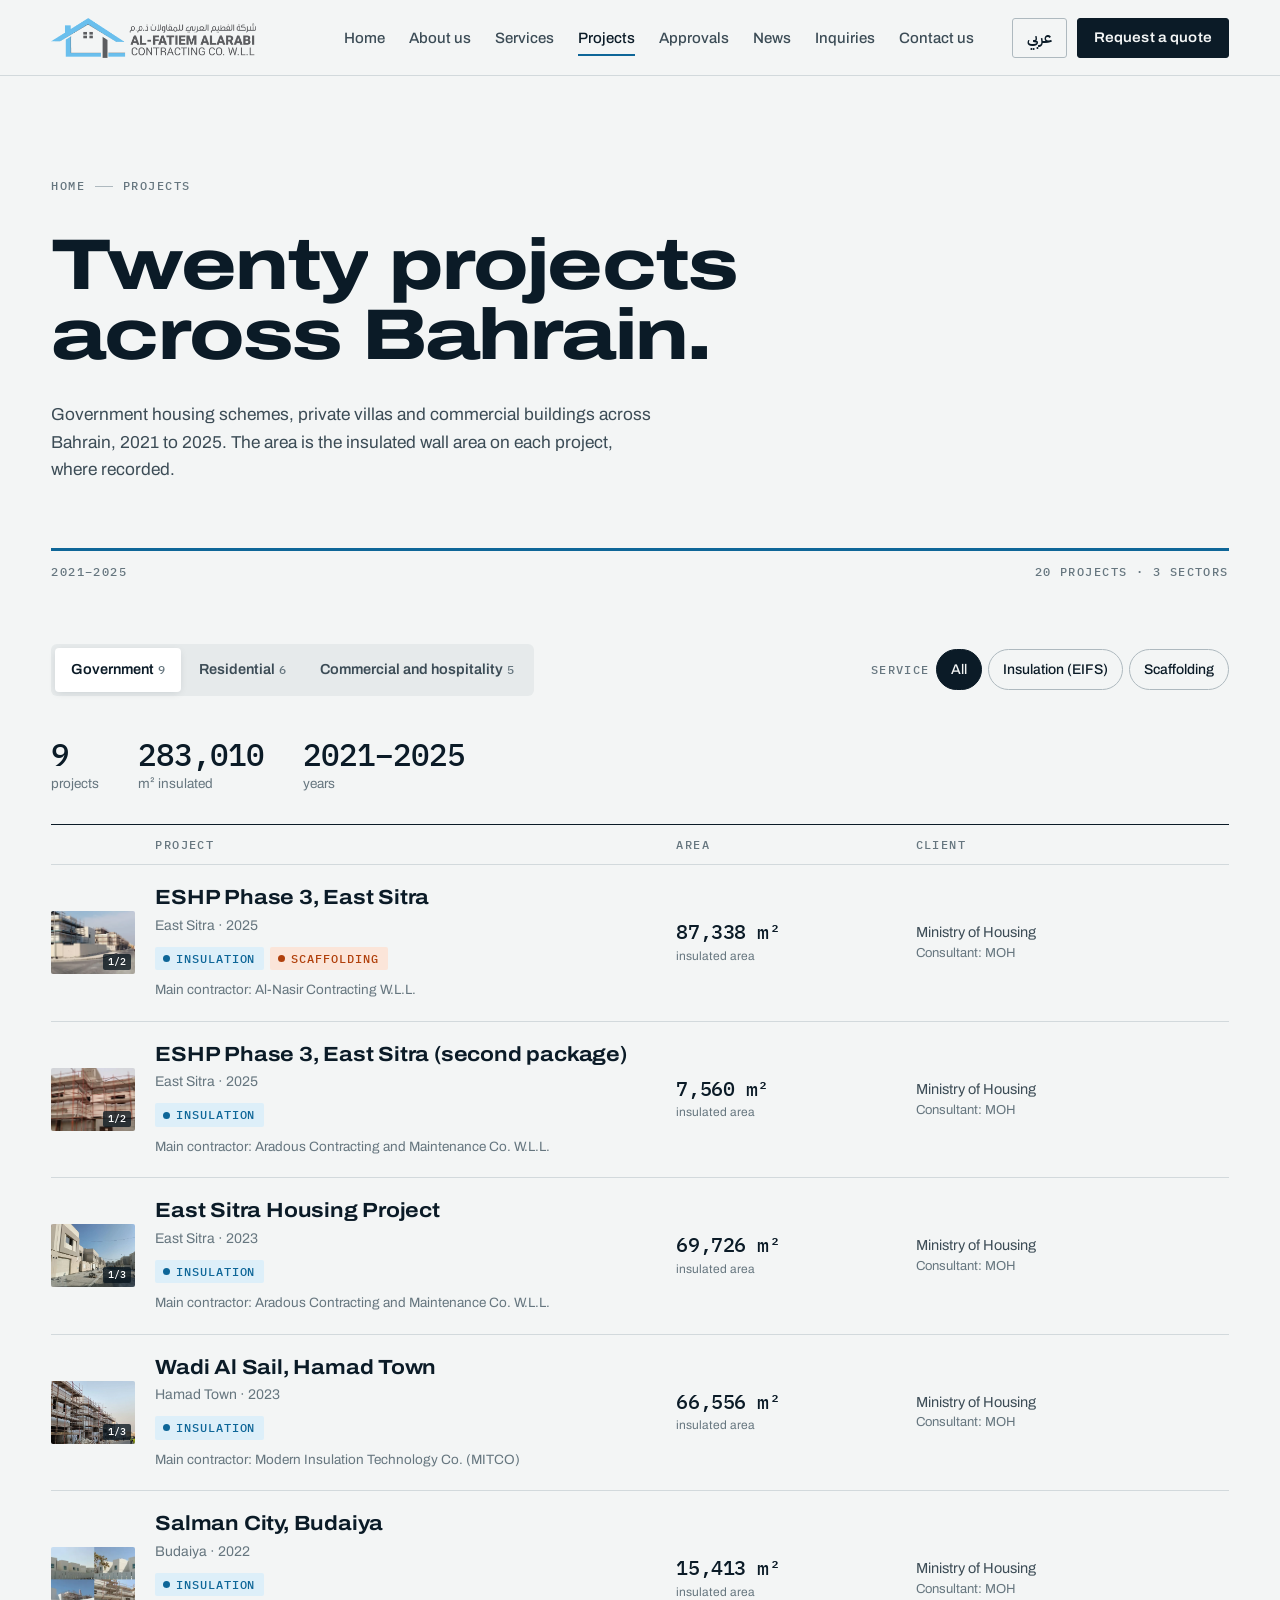
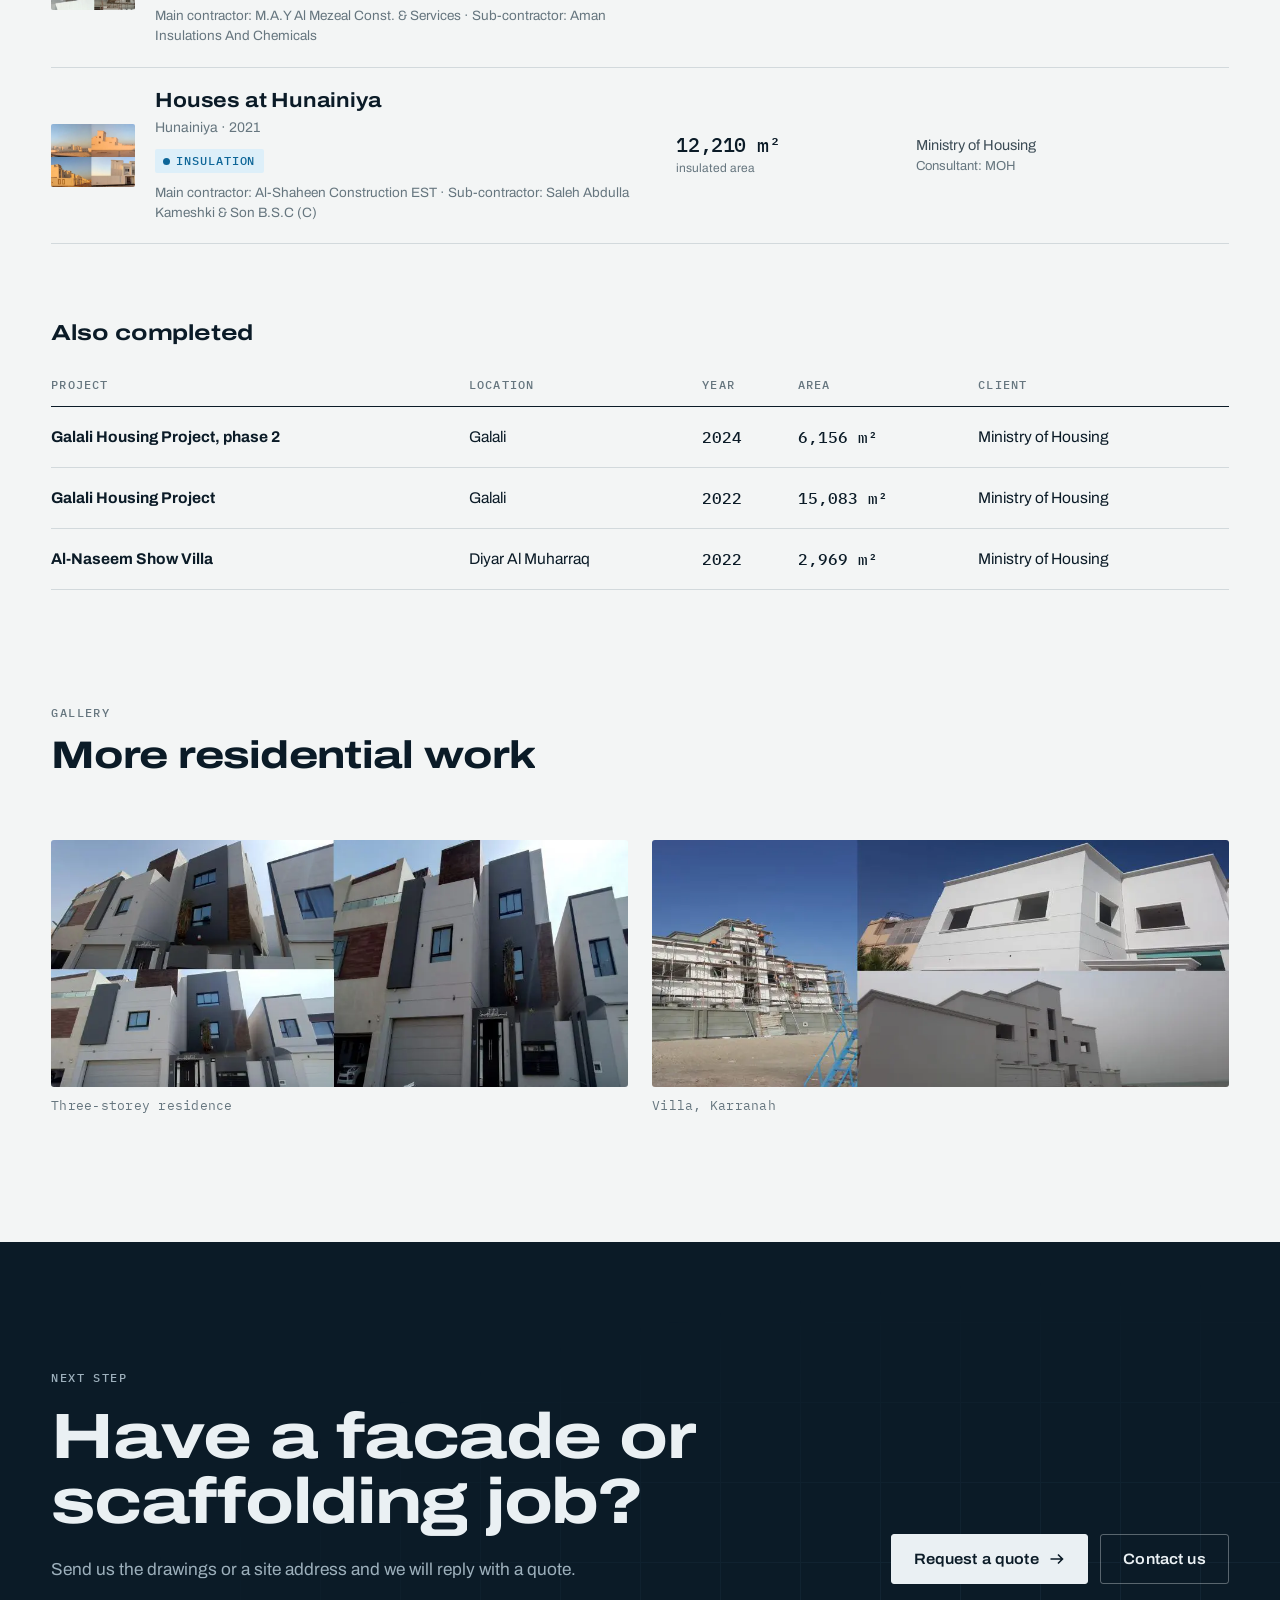
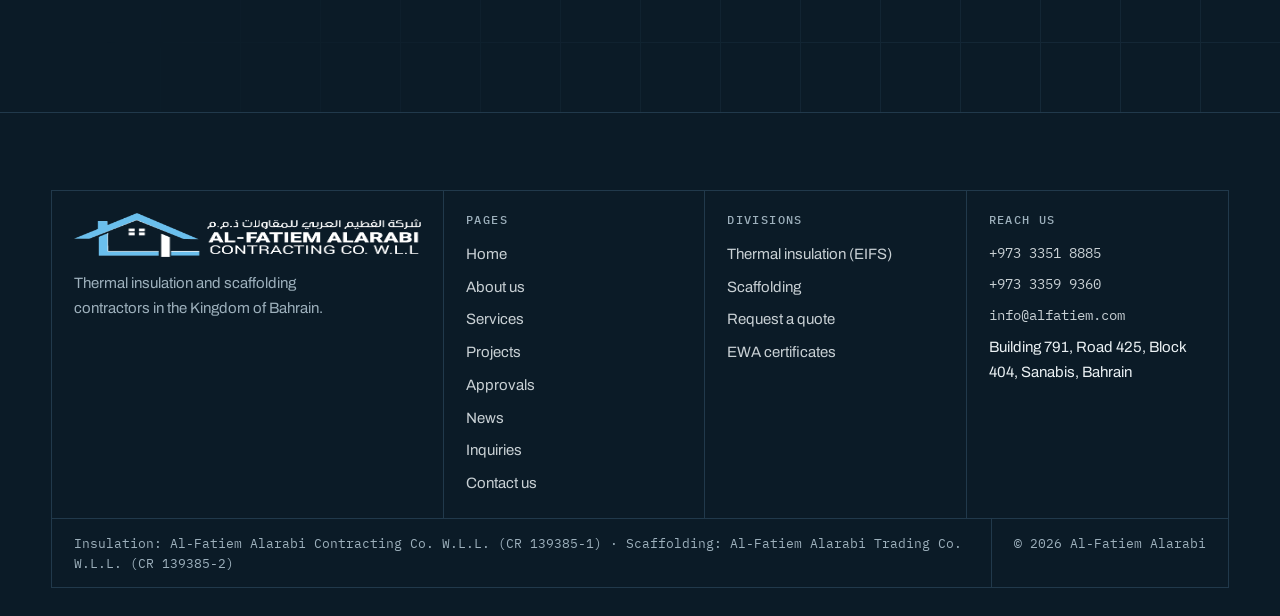
<file: alfitaim/projects.html>
<!doctype html>
<html lang="en" dir="ltr">
<head>
<meta charset="utf-8">
<meta name="viewport" content="width=device-width,initial-scale=1,viewport-fit=cover">
<title>Projects · Al-Fatiem Alarabi</title>
<meta name="title-en" content="Projects · Al-Fatiem Alarabi">
<meta name="title-ar" content="المشاريع · الفطيم العربي">
<meta name="description" content="Twenty insulation and scaffolding projects across Bahrain, 2021 to 2025: Ministry of Housing schemes, villas and commercial buildings.">
<meta name="theme-color" content="#F3F5F5" media="(prefers-color-scheme: light)">
<meta name="theme-color" content="#0A141B" media="(prefers-color-scheme: dark)">
<meta property="og:title" content="Projects · Al-Fatiem Alarabi">
<meta property="og:description" content="Twenty insulation and scaffolding projects across Bahrain, 2021 to 2025: Ministry of Housing schemes, villas and commercial buildings.">
<meta property="og:image" content="img/hero-villas.webp">
<link rel="icon" type="image/png" href="img/favicon.png">
<link rel="apple-touch-icon" href="img/favicon.png">
<link rel="preload" href="assets/fonts/archivo-latin-var.woff2" as="font" type="font/woff2" crossorigin>
<link rel="stylesheet" href="assets/css/site.css">
<script>(function(){var h=document.documentElement;h.className+=' js';try{if(localStorage.getItem('afl')==='ar'){h.lang='ar';h.dir='rtl';var t=document.querySelector('meta[name=title-ar]');if(t)document.title=t.content}}catch(e){}})()</script>
<script src="assets/js/site.js" defer></script><script src="assets/js/data.js" defer></script><script src="assets/js/projects.js" defer></script>
</head>
<body>
<a class="skip" href="#main"><span data-l="en">Skip to content</span><span data-l="ar">انتقل إلى المحتوى</span></a>
<header class="hdr"><div class="wrap hdr-in">
<a class="brand" href="index.html" aria-label="Al-Fatiem Alarabi"><img class="logo-l" src="img/logoH-1.png" alt="Al-Fatiem Alarabi Contracting Co. W.L.L." width="215" height="42"><img class="logo-d" src="img/logoH-white.png" alt="" width="215" height="42"></a>
<nav class="nav" id="nav" aria-label="Main"><a href="index.html"><span data-l="en">Home</span><span data-l="ar">الرئيسية</span></a><a href="about.html"><span data-l="en">About us</span><span data-l="ar">من نحن</span></a><a href="services.html"><span data-l="en">Services</span><span data-l="ar">الخدمات</span></a><a href="projects.html" aria-current="page"><span data-l="en">Projects</span><span data-l="ar">المشاريع</span></a><a href="approvals.html"><span data-l="en">Approvals</span><span data-l="ar">الاعتمادات</span></a><a href="news.html"><span data-l="en">News</span><span data-l="ar">الأخبار</span></a><a href="inquiries.html"><span data-l="en">Inquiries</span><span data-l="ar">الاستفسارات</span></a><a href="contact.html"><span data-l="en">Contact us</span><span data-l="ar">اتصل بنا</span></a><div class="nav-foot"><a class="btn wa" href="https://wa.me/97333599360" target="_blank" rel="noopener"><svg class="ic" viewBox="0 0 24 24" aria-hidden="true"><path d="M12 2a10 10 0 0 0-8.6 15.1L2 22l5-1.3A10 10 0 1 0 12 2Zm0 18.2a8.2 8.2 0 0 1-4.2-1.2l-.3-.2-3 .8.8-2.9-.2-.3A8.2 8.2 0 1 1 12 20.2Zm4.5-6.1c-.2-.1-1.5-.7-1.7-.8-.2-.1-.4-.1-.6.1l-.8 1c-.1.2-.3.2-.5.1a6.7 6.7 0 0 1-3.3-2.9c-.2-.4.2-.4.7-1.3.1-.2 0-.3 0-.4l-.8-1.8c-.2-.5-.4-.4-.6-.4h-.5a1 1 0 0 0-.7.3 3 3 0 0 0-.9 2.2 5.2 5.2 0 0 0 1.1 2.8 11.9 11.9 0 0 0 4.6 4 5.2 5.2 0 0 0 3.2.7 2.7 2.7 0 0 0 1.8-1.3 2.2 2.2 0 0 0 .2-1.3c-.1-.1-.2-.2-.5-.3Z"/></svg> <span data-l="en">WhatsApp +973 3359 9360</span><span data-l="ar">واتساب ‎+973 3359 9360</span></a><a class="btn ghost" href="inquiries.html"><span data-l="en">Request a quote</span><span data-l="ar">اطلب عرض سعر</span></a></div></nav>
<div class="hdr-tools"><button class="lang" type="button" data-al-en="Switch to Arabic" data-al-ar="التبديل إلى الإنجليزية" aria-label="Switch to Arabic"><span data-l="en" lang="ar">عربي</span><span data-l="ar" lang="en">English</span></button><a class="btn btn-sm" href="inquiries.html"><span data-l="en">Request a quote</span><span data-l="ar">اطلب عرض سعر</span></a><button class="menu-btn" type="button" aria-expanded="false" aria-controls="nav" data-al-en="Menu" data-al-ar="القائمة" aria-label="Menu"><i></i><i></i><i></i></button></div>
</div></header>
<main id="main">
<section class="phead"><div class="wrap">
<nav class="crumb label" aria-label="Breadcrumb" data-rv><a href="index.html"><span data-l="en">Home</span><span data-l="ar">الرئيسية</span></a><span class="sep" aria-hidden="true"></span><span><span data-l="en">Projects</span><span data-l="ar">المشاريع</span></span></nav>
<h1 class="h1 split"><span data-l="en">Twenty projects across Bahrain.</span><span data-l="ar">عشرون مشروعًا في أنحاء البحرين.</span></h1>
<p class="lead" data-rv style="--d:280ms"><span data-l="en">Government housing schemes, private villas and commercial buildings across Bahrain, 2021 to 2025. The area is the insulated wall area on each project, where recorded.</span><span data-l="ar">مشاريع إسكان حكومية وفلل خاصة ومبانٍ تجارية في أنحاء البحرين، من 2021 إلى 2025. المساحة هي مساحة الجدران المعزولة في كل مشروع حيث تتوفر.</span></p>
<div class="phead-rule "><span class="label" data-rv="fade" style="--d:600ms"><span data-l="en">2021–2025</span><span data-l="ar">2021–2025</span></span><span class="label" data-rv="fade" style="--d:800ms"><span data-l="en">20 projects · 3 sectors</span><span data-l="ar">20 مشروعًا · 3 قطاعات</span></span></div>
</div></section>

<section class="sec top0"><div class="wrap">
 <div class="ptools" data-rv><div class="tabs" role="tablist" id="ptabs" aria-label="Sector"></div><div class="chips"><span class="label" id="svlabel"></span><span class="chips" id="pchips"></span></div></div>
 <div class="psum" id="psum" aria-live="polite"></div>
 <div class="reg-wrap"><div class="reg"><div class="reg-head label"><span></span><span><span data-l="en">Project</span><span data-l="ar">المشروع</span></span><span><span data-l="en">Area</span><span data-l="ar">المساحة</span></span><span><span data-l="en">Client</span><span data-l="ar">العميل</span></span></div><div id="pgrid"></div></div><div id="pmore"></div></div>
 <div class="shead flat" style="margin-top:clamp(72px,9vw,120px)"><p class="label" data-rv><span data-l="en">Gallery</span><span data-l="ar">معرض</span></p><h3 class="h2 split" style="font-size:clamp(26px,3vw,40px)"><span data-l="en">More residential work</span><span data-l="ar">المزيد من الأعمال السكنية</span></h3></div>
 <div class="pgal"><figure><div class="ph" data-rv="img"><img src="img/storey3.webp" alt="Three-storey residence" width="972" height="417" loading="lazy"></div><figcaption class="cap"><span data-l="en">Three-storey residence</span><span data-l="ar">مبنى سكني من ثلاثة طوابق</span></figcaption></figure><figure><div class="ph" data-rv="img" style="--d:150ms"><img src="img/karranah.webp" alt="Villa, Karranah" width="972" height="428" loading="lazy"></div><figcaption class="cap"><span data-l="en">Villa, Karranah</span><span data-l="ar">فيلا، كرانة</span></figcaption></figure></div>
</div></section>
<section class="closing on-night"><div class="closing-grid" aria-hidden="true"></div><div class="wrap closing-in">
<div><p class="label" data-rv><span data-l="en">Next step</span><span data-l="ar">الخطوة التالية</span></p><h2 class="h2 split" style="margin-top:18px"><span data-l="en">Have a facade or scaffolding job?</span><span data-l="ar">لديك مشروع واجهات أو سقالات؟</span></h2><p class="lead" data-rv style="--d:200ms"><span data-l="en">Send us the drawings or a site address and we will reply with a quote.</span><span data-l="ar">أرسل لنا المخططات أو عنوان الموقع وسنرد عليك بعرض سعر.</span></p></div>
<div class="row" data-rv style="--d:300ms"><a class="btn" href="inquiries.html"><span data-l="en">Request a quote</span><span data-l="ar">اطلب عرض سعر</span><svg class="ar" viewBox="0 0 16 16" aria-hidden="true"><path d="M1.5 8h12M9 3.5 13.5 8 9 12.5" fill="none" stroke="currentColor" stroke-width="1.6"/></svg></a><a class="btn ghost" href="contact.html"><span data-l="en">Contact us</span><span data-l="ar">اتصل بنا</span></a></div>
</div></section>
</main>
<footer class="ftr"><div class="wrap">
<div class="tb">
 <div class="brandcell"><img src="img/logoH-white.png" alt="Al-Fatiem Alarabi" width="215" height="42" loading="lazy"><p><span data-l="en">Thermal insulation and scaffolding contractors in the Kingdom of Bahrain.</span><span data-l="ar">مقاولو العزل الحراري والسقالات في مملكة البحرين.</span></p></div>
 <div><h4><span data-l="en">Pages</span><span data-l="ar">الصفحات</span></h4><ul><li><a href="index.html"><span data-l="en">Home</span><span data-l="ar">الرئيسية</span></a></li><li><a href="about.html"><span data-l="en">About us</span><span data-l="ar">من نحن</span></a></li><li><a href="services.html"><span data-l="en">Services</span><span data-l="ar">الخدمات</span></a></li><li><a href="projects.html"><span data-l="en">Projects</span><span data-l="ar">المشاريع</span></a></li><li><a href="approvals.html"><span data-l="en">Approvals</span><span data-l="ar">الاعتمادات</span></a></li><li><a href="news.html"><span data-l="en">News</span><span data-l="ar">الأخبار</span></a></li><li><a href="inquiries.html"><span data-l="en">Inquiries</span><span data-l="ar">الاستفسارات</span></a></li><li><a href="contact.html"><span data-l="en">Contact us</span><span data-l="ar">اتصل بنا</span></a></li></ul></div>
 <div><h4><span data-l="en">Divisions</span><span data-l="ar">الأقسام</span></h4><ul><li><a href="services.html#insulation"><span data-l="en">Thermal insulation (EIFS)</span><span data-l="ar">العزل الحراري (EIFS)</span></a></li><li><a href="services.html#scaffolding"><span data-l="en">Scaffolding</span><span data-l="ar">السقالات</span></a></li><li><a href="inquiries.html"><span data-l="en">Request a quote</span><span data-l="ar">اطلب عرض سعر</span></a></li><li><a href="approvals.html"><span data-l="en">EWA certificates</span><span data-l="ar">شهادات الهيئة</span></a></li></ul></div>
 <div><h4><span data-l="en">Reach us</span><span data-l="ar">تواصل معنا</span></h4><ul><li class="mono"><a href="tel:+97333518885"><bdi dir="ltr">+973 3351 8885</bdi></a></li><li class="mono"><a href="https://wa.me/97333599360" target="_blank" rel="noopener"><bdi dir="ltr">+973 3359 9360</bdi></a></li><li class="mono"><a href="mailto:info@alfatiem.com">info@alfatiem.com</a></li><li><span data-l="en">Building 791, Road 425, Block 404, Sanabis, Bahrain</span><span data-l="ar">مبنى 791، طريق 425، مجمع 404، السنابس، البحرين</span></li></ul></div>
</div>
<div class="tb-legal"><span><span data-l="en">Insulation: Al-Fatiem Alarabi Contracting Co. W.L.L. (CR 139385-1) · Scaffolding: Al-Fatiem Alarabi Trading Co. W.L.L. (CR 139385-2)</span><span data-l="ar">العزل: شركة الفطيم العربي للمقاولات ذ.م.م (س.ت <bdi dir="ltr">139385-1</bdi>) · السقالات: شركة الفطيم العربي للتجارة ذ.م.م (س.ت <bdi dir="ltr">139385-2</bdi>)</span></span><span><span data-l="en">© 2026 Al-Fatiem Alarabi</span><span data-l="ar">© 2026 الفطيم العربي</span></span></div>
</div></footer>
</body>
</html>
</file>
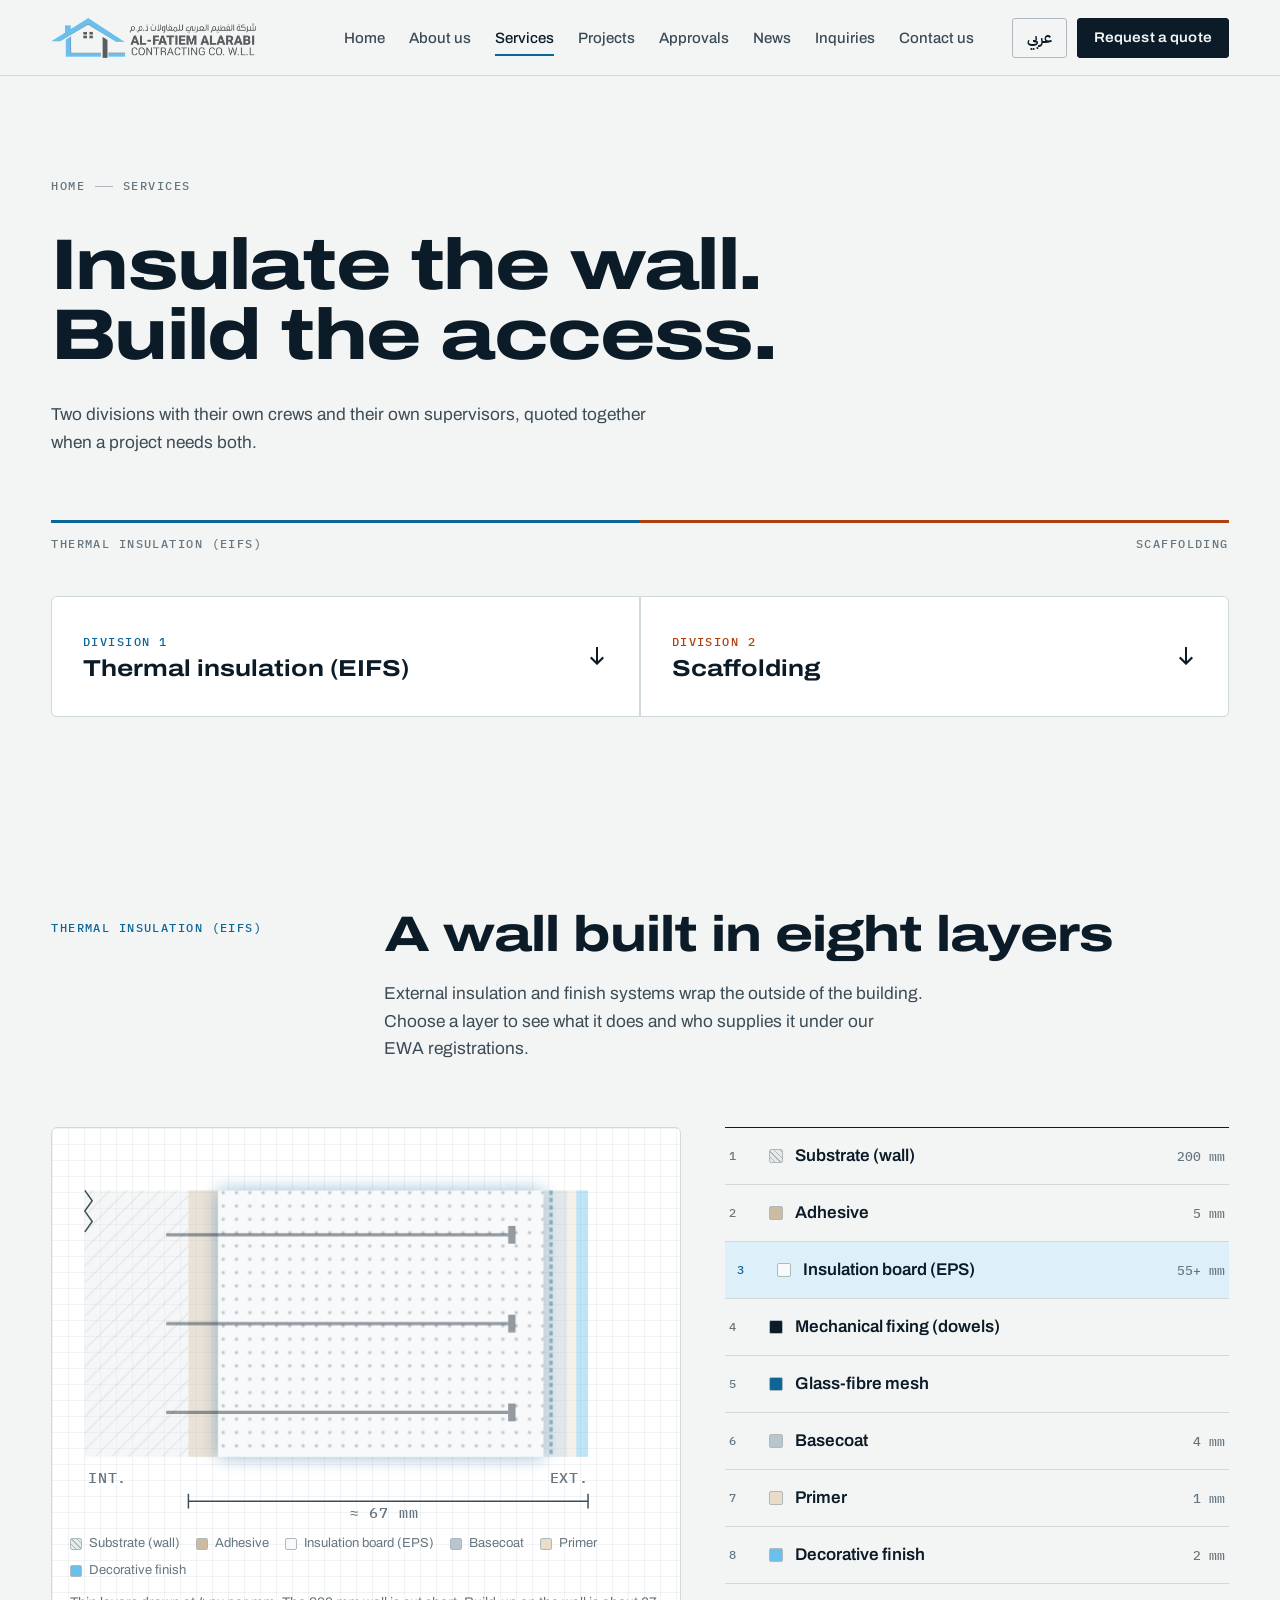
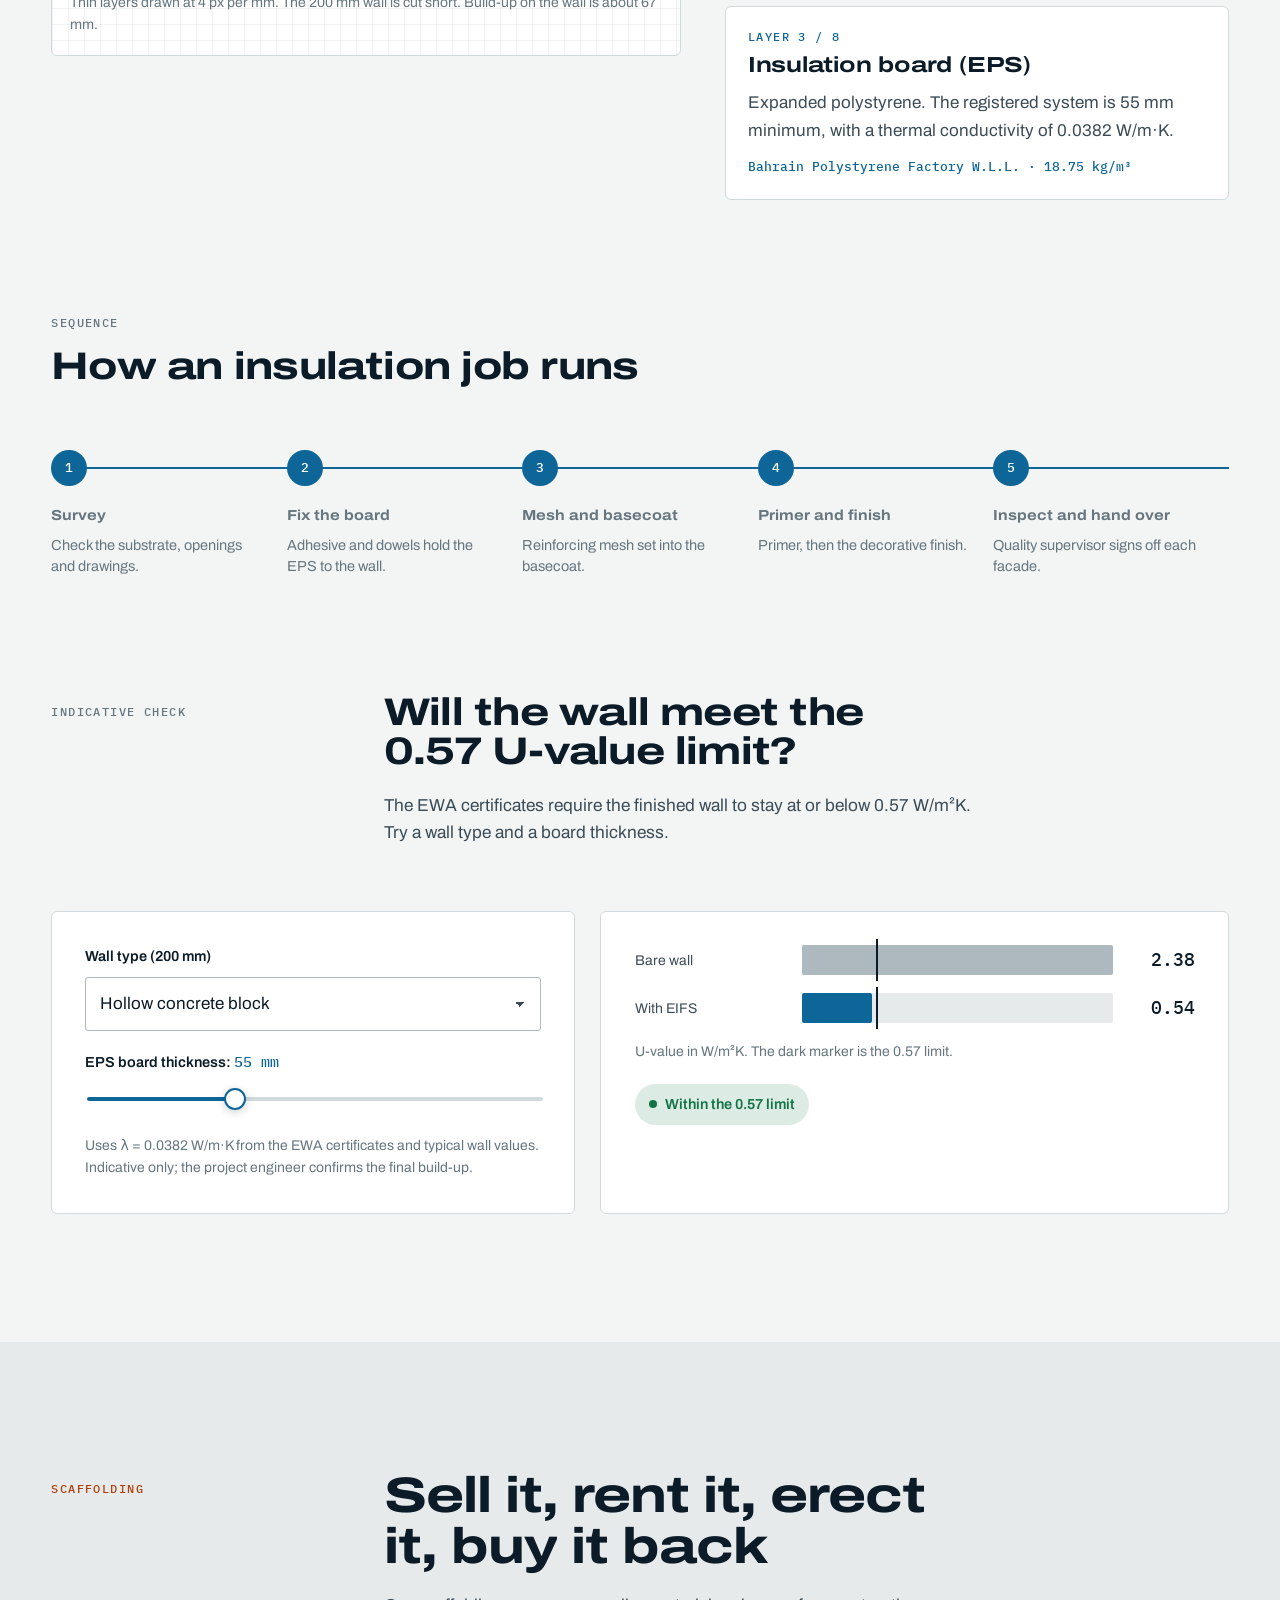
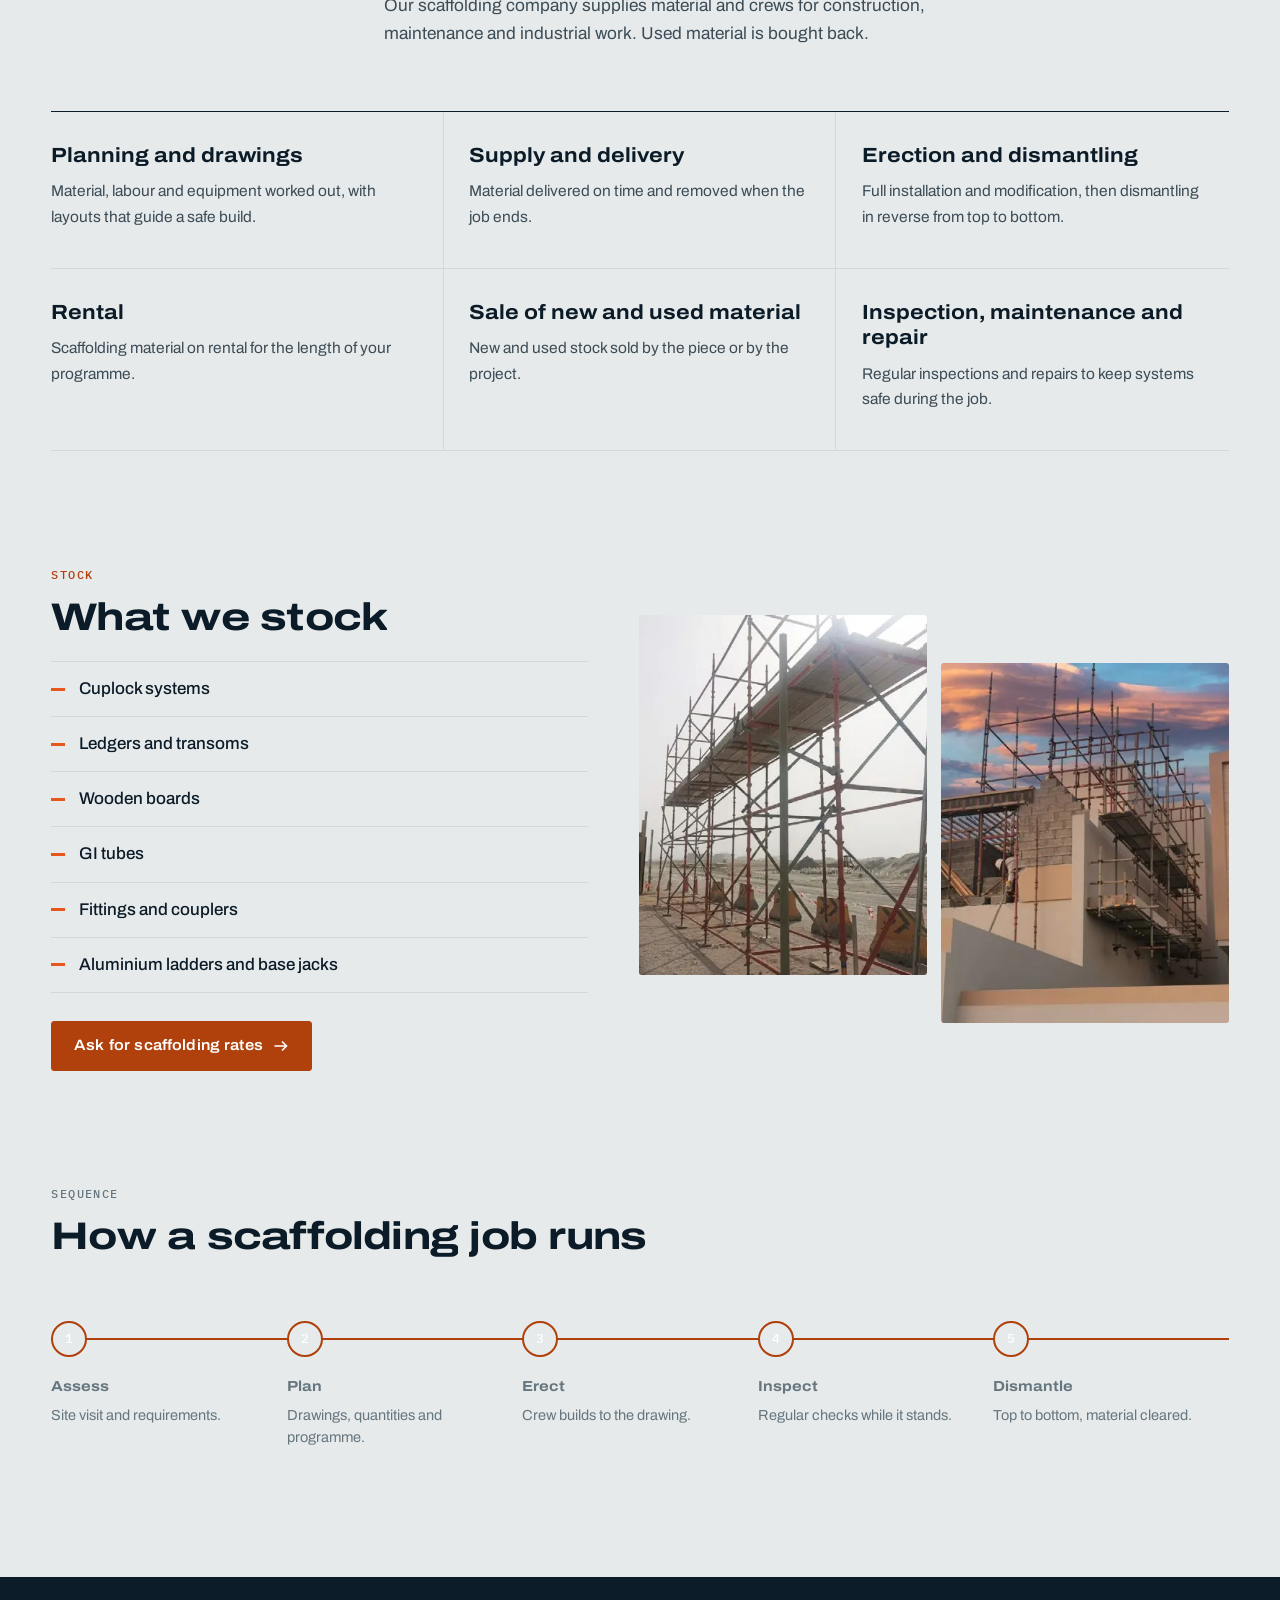
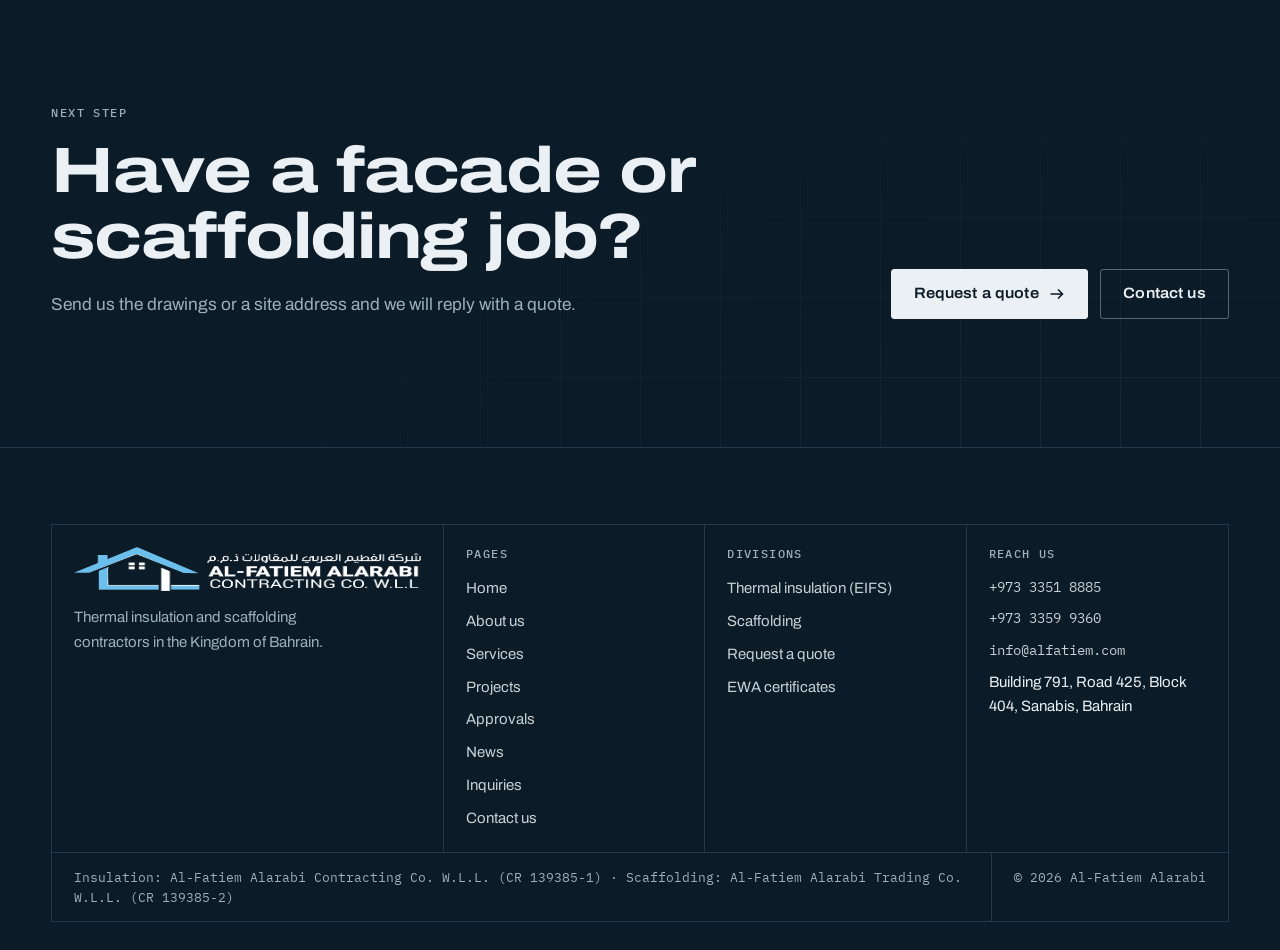
<file: alfitaim/services.html>
<!doctype html>
<html lang="en" dir="ltr">
<head>
<meta charset="utf-8">
<meta name="viewport" content="width=device-width,initial-scale=1,viewport-fit=cover">
<title>Services · Al-Fatiem Alarabi</title>
<meta name="title-en" content="Services · Al-Fatiem Alarabi">
<meta name="title-ar" content="الخدمات · الفطيم العربي">
<meta name="description" content="EWA-registered EIFS external thermal insulation and scaffolding sale, rental, erection and dismantling in Bahrain. Explore the eight-layer wall build-up.">
<meta name="theme-color" content="#F3F5F5" media="(prefers-color-scheme: light)">
<meta name="theme-color" content="#0A141B" media="(prefers-color-scheme: dark)">
<meta property="og:title" content="Services · Al-Fatiem Alarabi">
<meta property="og:description" content="EWA-registered EIFS external thermal insulation and scaffolding sale, rental, erection and dismantling in Bahrain. Explore the eight-layer wall build-up.">
<meta property="og:image" content="img/hero-villas.webp">
<link rel="icon" type="image/png" href="img/favicon.png">
<link rel="apple-touch-icon" href="img/favicon.png">
<link rel="preload" href="assets/fonts/archivo-latin-var.woff2" as="font" type="font/woff2" crossorigin>
<link rel="stylesheet" href="assets/css/site.css">
<script>(function(){var h=document.documentElement;h.className+=' js';try{if(localStorage.getItem('afl')==='ar'){h.lang='ar';h.dir='rtl';var t=document.querySelector('meta[name=title-ar]');if(t)document.title=t.content}}catch(e){}})()</script>
<script src="assets/js/site.js" defer></script><script src="assets/js/data.js" defer></script><script src="assets/js/services.js" defer></script>
</head>
<body>
<a class="skip" href="#main"><span data-l="en">Skip to content</span><span data-l="ar">انتقل إلى المحتوى</span></a>
<header class="hdr"><div class="wrap hdr-in">
<a class="brand" href="index.html" aria-label="Al-Fatiem Alarabi"><img class="logo-l" src="img/logoH-1.png" alt="Al-Fatiem Alarabi Contracting Co. W.L.L." width="215" height="42"><img class="logo-d" src="img/logoH-white.png" alt="" width="215" height="42"></a>
<nav class="nav" id="nav" aria-label="Main"><a href="index.html"><span data-l="en">Home</span><span data-l="ar">الرئيسية</span></a><a href="about.html"><span data-l="en">About us</span><span data-l="ar">من نحن</span></a><a href="services.html" aria-current="page"><span data-l="en">Services</span><span data-l="ar">الخدمات</span></a><a href="projects.html"><span data-l="en">Projects</span><span data-l="ar">المشاريع</span></a><a href="approvals.html"><span data-l="en">Approvals</span><span data-l="ar">الاعتمادات</span></a><a href="news.html"><span data-l="en">News</span><span data-l="ar">الأخبار</span></a><a href="inquiries.html"><span data-l="en">Inquiries</span><span data-l="ar">الاستفسارات</span></a><a href="contact.html"><span data-l="en">Contact us</span><span data-l="ar">اتصل بنا</span></a><div class="nav-foot"><a class="btn wa" href="https://wa.me/97333599360" target="_blank" rel="noopener"><svg class="ic" viewBox="0 0 24 24" aria-hidden="true"><path d="M12 2a10 10 0 0 0-8.6 15.1L2 22l5-1.3A10 10 0 1 0 12 2Zm0 18.2a8.2 8.2 0 0 1-4.2-1.2l-.3-.2-3 .8.8-2.9-.2-.3A8.2 8.2 0 1 1 12 20.2Zm4.5-6.1c-.2-.1-1.5-.7-1.7-.8-.2-.1-.4-.1-.6.1l-.8 1c-.1.2-.3.2-.5.1a6.7 6.7 0 0 1-3.3-2.9c-.2-.4.2-.4.7-1.3.1-.2 0-.3 0-.4l-.8-1.8c-.2-.5-.4-.4-.6-.4h-.5a1 1 0 0 0-.7.3 3 3 0 0 0-.9 2.2 5.2 5.2 0 0 0 1.1 2.8 11.9 11.9 0 0 0 4.6 4 5.2 5.2 0 0 0 3.2.7 2.7 2.7 0 0 0 1.8-1.3 2.2 2.2 0 0 0 .2-1.3c-.1-.1-.2-.2-.5-.3Z"/></svg> <span data-l="en">WhatsApp +973 3359 9360</span><span data-l="ar">واتساب ‎+973 3359 9360</span></a><a class="btn ghost" href="inquiries.html"><span data-l="en">Request a quote</span><span data-l="ar">اطلب عرض سعر</span></a></div></nav>
<div class="hdr-tools"><button class="lang" type="button" data-al-en="Switch to Arabic" data-al-ar="التبديل إلى الإنجليزية" aria-label="Switch to Arabic"><span data-l="en" lang="ar">عربي</span><span data-l="ar" lang="en">English</span></button><a class="btn btn-sm" href="inquiries.html"><span data-l="en">Request a quote</span><span data-l="ar">اطلب عرض سعر</span></a><button class="menu-btn" type="button" aria-expanded="false" aria-controls="nav" data-al-en="Menu" data-al-ar="القائمة" aria-label="Menu"><i></i><i></i><i></i></button></div>
</div></header>
<main id="main">
<section class="phead"><div class="wrap">
<nav class="crumb label" aria-label="Breadcrumb" data-rv><a href="index.html"><span data-l="en">Home</span><span data-l="ar">الرئيسية</span></a><span class="sep" aria-hidden="true"></span><span><span data-l="en">Services</span><span data-l="ar">الخدمات</span></span></nav>
<h1 class="h1 split"><span data-l="en">Insulate the wall. Build the access.</span><span data-l="ar">عزل الجدار. وتوفير السقالات.</span></h1>
<p class="lead" data-rv style="--d:280ms"><span data-l="en">Two divisions with their own crews and their own supervisors, quoted together when a project needs both.</span><span data-l="ar">قسمان لكل منهما فريقه ومشرفوه، ويُسعَّران معًا عندما يحتاج المشروع إلى الاثنين.</span></p>
<div class="phead-rule split2"><span class="label" data-rv="fade" style="--d:600ms"><span data-l="en">Thermal insulation (EIFS)</span><span data-l="ar">العزل الحراري (EIFS)</span></span><span class="label" data-rv="fade" style="--d:800ms"><span data-l="en">Scaffolding</span><span data-l="ar">السقالات</span></span></div>
<div class="svc-split" data-rv style="--d:500ms"><a href="#insulation"><span><span class="label sky"><span data-l="en">Division 1</span><span data-l="ar">القسم 1</span></span><br><b><span data-l="en">Thermal insulation (EIFS)</span><span data-l="ar">العزل الحراري (EIFS)</span></b></span><svg class="ar" viewBox="0 0 16 16" aria-hidden="true"><path d="M1.5 8h12M9 3.5 13.5 8 9 12.5" fill="none" stroke="currentColor" stroke-width="1.6"/></svg></a><a href="#scaffolding"><span><span class="label ledger"><span data-l="en">Division 2</span><span data-l="ar">القسم 2</span></span><br><b><span data-l="en">Scaffolding</span><span data-l="ar">السقالات</span></b></span><svg class="ar" viewBox="0 0 16 16" aria-hidden="true"><path d="M1.5 8h12M9 3.5 13.5 8 9 12.5" fill="none" stroke="currentColor" stroke-width="1.6"/></svg></a></div>
</div></section>

<section class="sec" id="insulation"><div class="wrap">
 <div class="shead"><p class="label sky" data-rv><span data-l="en">Thermal insulation (EIFS)</span><span data-l="ar">العزل الحراري الخارجي (EIFS)</span></p><div><h2 class="h2 split"><span data-l="en">A wall built in eight layers</span><span data-l="ar">جدار من ثماني طبقات</span></h2><p class="lead" data-rv><span data-l="en">External insulation and finish systems wrap the outside of the building. Choose a layer to see what it does and who supplies it under our EWA registrations.</span><span data-l="ar">تغلّف أنظمة العزل والتشطيب الخارجي المبنى من الخارج. اختر طبقة لترى وظيفتها ومن يورّدها ضمن تسجيلاتنا لدى الهيئة.</span></p></div></div>
 <div class="explorer">
  <div class="ex-draw" data-in><div id="ex-svg"></div><div class="legend" id="ex-legend"></div><p class="note" id="ex-note" style="margin-top:10px"></p></div>
  <div data-rv><ol class="layers" id="layer-list"></ol><div class="detail" id="layer-detail" aria-live="polite"></div></div>
 </div>

 <div class="shead flat" style="margin-top:clamp(72px,9vw,120px)"><p class="label" data-rv><span data-l="en">Sequence</span><span data-l="ar">التسلسل</span></p><h3 class="h2 split" style="font-size:clamp(26px,3vw,40px)"><span data-l="en">How an insulation job runs</span><span data-l="ar">كيف يسير عمل العزل</span></h3></div>
 <ol class="steps " data-in><li style="--i:0"><b><span data-l="en">Survey</span><span data-l="ar">المعاينة</span></b><span><span data-l="en">Check the substrate, openings and drawings.</span><span data-l="ar">فحص الجدار والفتحات والمخططات.</span></span></li><li style="--i:1"><b><span data-l="en">Fix the board</span><span data-l="ar">تثبيت اللوح</span></b><span><span data-l="en">Adhesive and dowels hold the EPS to the wall.</span><span data-l="ar">مادة اللصق والمسامير تثبّت البوليسترين على الجدار.</span></span></li><li style="--i:2"><b><span data-l="en">Mesh and basecoat</span><span data-l="ar">الشبك وطبقة الأساس</span></b><span><span data-l="en">Reinforcing mesh set into the basecoat.</span><span data-l="ar">شبك التسليح مدفون في طبقة الأساس.</span></span></li><li style="--i:3"><b><span data-l="en">Primer and finish</span><span data-l="ar">التأسيس والتشطيب</span></b><span><span data-l="en">Primer, then the decorative finish.</span><span data-l="ar">طبقة التأسيس ثم التشطيب الزخرفي.</span></span></li><li style="--i:4"><b><span data-l="en">Inspect and hand over</span><span data-l="ar">الفحص والتسليم</span></b><span><span data-l="en">Quality supervisor signs off each facade.</span><span data-l="ar">مشرف الجودة يعتمد كل واجهة.</span></span></li></ol>

 <div class="shead" style="margin-top:clamp(72px,9vw,120px)"><p class="label" data-rv><span data-l="en">Indicative check</span><span data-l="ar">فحص تقريبي</span></p><div><h3 class="h2 split" style="font-size:clamp(26px,3vw,40px)"><span data-l="en">Will the wall meet the 0.57 U-value limit?</span><span data-l="ar">هل سيحقق الجدار حد معامل الانتقال 0.57؟</span></h3><p class="lead" data-rv><span data-l="en">The EWA certificates require the finished wall to stay at or below 0.57 W/m²K. Try a wall type and a board thickness.</span><span data-l="ar">تشترط شهادات الهيئة ألا يتجاوز الجدار المكتمل 0.57 واط/م²·كلفن. جرّب نوع الجدار وسماكة اللوح.</span></p></div></div>
 <div class="calc" data-rv>
  <div class="panel">
   <div class="field"><label for="wall"><span data-l="en">Wall type (200 mm)</span><span data-l="ar">نوع الجدار (200 مم)</span></label><select id="wall"><option value="0.22" data-en="Hollow concrete block" data-ar="بلوك خرساني مفرغ">Hollow concrete block</option><option value="0.12" data-en="Solid concrete" data-ar="خرسانة مصمتة">Solid concrete</option><option value="0.25" data-en="Clay brick" data-ar="طابوق طيني">Clay brick</option></select></div>
   <div class="field"><label for="thk"><span data-l="en">EPS board thickness</span><span data-l="ar">سماكة لوح البوليسترين</span>: <b class="thk-out" id="thkv" dir="ltr" style="unicode-bidi:isolate">55 mm</b></label><input id="thk" type="range" min="25" max="120" step="5" value="55"></div>
   <p class="note"><span data-l="en">Uses λ = 0.0382 W/m·K from the EWA certificates and typical wall values. Indicative only; the project engineer confirms the final build-up.</span><span data-l="ar">يستخدم λ = 0.0382 واط/م·كلفن من شهادات الهيئة وقيمًا نموذجية للجدران. تقريبي فقط؛ ويؤكد مهندس المشروع التركيب النهائي.</span></p>
  </div>
  <div class="panel"><div class="bars" id="bars"></div><div id="verdict"></div></div>
 </div>
</div></section>

<section class="sec alt" id="scaffolding"><div class="wrap">
 <div class="shead"><p class="label ledger" data-rv><span data-l="en">Scaffolding</span><span data-l="ar">السقالات</span></p><div><h2 class="h2 split"><span data-l="en">Sell it, rent it, erect it, buy it back</span><span data-l="ar">نبيعها ونؤجّرها ونركّبها ونشتريها</span></h2><p class="lead" data-rv><span data-l="en">Our scaffolding company supplies material and crews for construction, maintenance and industrial work. Used material is bought back.</span><span data-l="ar">توفّر شركة السقالات لدينا المواد والطواقم لأعمال الإنشاء والصيانة والأعمال الصناعية. ونشتري المواد المستعملة.</span></p></div></div>
 <div class="svc-cards" data-stagger="70"><div data-rv><h3><span data-l="en">Planning and drawings</span><span data-l="ar">التخطيط والمخططات</span></h3><p><span data-l="en">Material, labour and equipment worked out, with layouts that guide a safe build.</span><span data-l="ar">تحديد المواد والعمالة والمعدات مع مخططات توجّه التنفيذ الآمن.</span></p></div><div data-rv><h3><span data-l="en">Supply and delivery</span><span data-l="ar">التوريد والتسليم</span></h3><p><span data-l="en">Material delivered on time and removed when the job ends.</span><span data-l="ar">تسليم المواد في موعدها وإزالتها عند انتهاء العمل.</span></p></div><div data-rv><h3><span data-l="en">Erection and dismantling</span><span data-l="ar">التركيب والفك</span></h3><p><span data-l="en">Full installation and modification, then dismantling in reverse from top to bottom.</span><span data-l="ar">تركيب وتعديل كامل ثم فك بالترتيب العكسي من الأعلى إلى الأسفل.</span></p></div><div data-rv><h3><span data-l="en">Rental</span><span data-l="ar">التأجير</span></h3><p><span data-l="en">Scaffolding material on rental for the length of your programme.</span><span data-l="ar">مواد السقالات بالإيجار طوال مدة برنامج العمل.</span></p></div><div data-rv><h3><span data-l="en">Sale of new and used material</span><span data-l="ar">بيع المواد الجديدة والمستعملة</span></h3><p><span data-l="en">New and used stock sold by the piece or by the project.</span><span data-l="ar">مخزون جديد ومستعمل يُباع بالقطعة أو للمشروع.</span></p></div><div data-rv><h3><span data-l="en">Inspection, maintenance and repair</span><span data-l="ar">الفحص والصيانة والإصلاح</span></h3><p><span data-l="en">Regular inspections and repairs to keep systems safe during the job.</span><span data-l="ar">فحوصات دورية وإصلاحات للحفاظ على سلامة المنظومة أثناء العمل.</span></p></div></div>

 <div class="stock" style="margin-top:clamp(72px,9vw,120px)">
  <div><p class="label ledger" data-rv><span data-l="en">Stock</span><span data-l="ar">المخزون</span></p><h3 class="h2 split" style="font-size:clamp(26px,3vw,40px);margin-top:16px"><span data-l="en">What we stock</span><span data-l="ar">ما نوفّره</span></h3>
   <ul data-stagger="60"><li data-rv><span data-l="en">Cuplock systems</span><span data-l="ar">أنظمة كابلوك</span></li><li data-rv><span data-l="en">Ledgers and transoms</span><span data-l="ar">عوارض أفقية وعرضية</span></li><li data-rv><span data-l="en">Wooden boards</span><span data-l="ar">ألواح خشبية</span></li><li data-rv><span data-l="en">GI tubes</span><span data-l="ar">أنابيب مجلفنة</span></li><li data-rv><span data-l="en">Fittings and couplers</span><span data-l="ar">وصلات ومشابك</span></li><li data-rv><span data-l="en">Aluminium ladders and base jacks</span><span data-l="ar">سلالم ألمنيوم وقواعد قابلة للضبط</span></li></ul>
   <div class="row" style="margin-top:28px" data-rv><a class="btn ledger" href="inquiries.html#scaffolding"><span data-l="en">Ask for scaffolding rates</span><span data-l="ar">اطلب أسعار السقالات</span><svg class="ar" viewBox="0 0 16 16" aria-hidden="true"><path d="M1.5 8h12M9 3.5 13.5 8 9 12.5" fill="none" stroke="currentColor" stroke-width="1.6"/></svg></a></div></div>
  <div class="pair"><figure class="ph" data-rv="img"><img src="img/s-tower.webp" alt="Scaffold tower and working platform" width="505" height="500" loading="lazy"></figure><figure class="ph" data-rv="img" style="--d:200ms"><img src="img/s-sunset.webp" alt="Scaffolding on a villa at sunset" width="501" height="505" loading="lazy"></figure></div>
 </div>

 <div class="shead flat" style="margin-top:clamp(72px,9vw,120px)"><p class="label" data-rv><span data-l="en">Sequence</span><span data-l="ar">التسلسل</span></p><h3 class="h2 split" style="font-size:clamp(26px,3vw,40px)"><span data-l="en">How a scaffolding job runs</span><span data-l="ar">كيف يسير عمل السقالات</span></h3></div>
 <ol class="steps ledger" data-in><li style="--i:0"><b><span data-l="en">Assess</span><span data-l="ar">التقييم</span></b><span><span data-l="en">Site visit and requirements.</span><span data-l="ar">زيارة الموقع وتحديد المتطلبات.</span></span></li><li style="--i:1"><b><span data-l="en">Plan</span><span data-l="ar">التخطيط</span></b><span><span data-l="en">Drawings, quantities and programme.</span><span data-l="ar">مخططات وكميات وبرنامج زمني.</span></span></li><li style="--i:2"><b><span data-l="en">Erect</span><span data-l="ar">التركيب</span></b><span><span data-l="en">Crew builds to the drawing.</span><span data-l="ar">يبني الطاقم وفق المخطط.</span></span></li><li style="--i:3"><b><span data-l="en">Inspect</span><span data-l="ar">الفحص</span></b><span><span data-l="en">Regular checks while it stands.</span><span data-l="ar">فحوصات منتظمة أثناء وجودها.</span></span></li><li style="--i:4"><b><span data-l="en">Dismantle</span><span data-l="ar">الفك</span></b><span><span data-l="en">Top to bottom, material cleared.</span><span data-l="ar">من الأعلى إلى الأسفل مع إزالة المواد.</span></span></li></ol>
</div></section>
<section class="closing on-night"><div class="closing-grid" aria-hidden="true"></div><div class="wrap closing-in">
<div><p class="label" data-rv><span data-l="en">Next step</span><span data-l="ar">الخطوة التالية</span></p><h2 class="h2 split" style="margin-top:18px"><span data-l="en">Have a facade or scaffolding job?</span><span data-l="ar">لديك مشروع واجهات أو سقالات؟</span></h2><p class="lead" data-rv style="--d:200ms"><span data-l="en">Send us the drawings or a site address and we will reply with a quote.</span><span data-l="ar">أرسل لنا المخططات أو عنوان الموقع وسنرد عليك بعرض سعر.</span></p></div>
<div class="row" data-rv style="--d:300ms"><a class="btn" href="inquiries.html"><span data-l="en">Request a quote</span><span data-l="ar">اطلب عرض سعر</span><svg class="ar" viewBox="0 0 16 16" aria-hidden="true"><path d="M1.5 8h12M9 3.5 13.5 8 9 12.5" fill="none" stroke="currentColor" stroke-width="1.6"/></svg></a><a class="btn ghost" href="contact.html"><span data-l="en">Contact us</span><span data-l="ar">اتصل بنا</span></a></div>
</div></section>
</main>
<footer class="ftr"><div class="wrap">
<div class="tb">
 <div class="brandcell"><img src="img/logoH-white.png" alt="Al-Fatiem Alarabi" width="215" height="42" loading="lazy"><p><span data-l="en">Thermal insulation and scaffolding contractors in the Kingdom of Bahrain.</span><span data-l="ar">مقاولو العزل الحراري والسقالات في مملكة البحرين.</span></p></div>
 <div><h4><span data-l="en">Pages</span><span data-l="ar">الصفحات</span></h4><ul><li><a href="index.html"><span data-l="en">Home</span><span data-l="ar">الرئيسية</span></a></li><li><a href="about.html"><span data-l="en">About us</span><span data-l="ar">من نحن</span></a></li><li><a href="services.html"><span data-l="en">Services</span><span data-l="ar">الخدمات</span></a></li><li><a href="projects.html"><span data-l="en">Projects</span><span data-l="ar">المشاريع</span></a></li><li><a href="approvals.html"><span data-l="en">Approvals</span><span data-l="ar">الاعتمادات</span></a></li><li><a href="news.html"><span data-l="en">News</span><span data-l="ar">الأخبار</span></a></li><li><a href="inquiries.html"><span data-l="en">Inquiries</span><span data-l="ar">الاستفسارات</span></a></li><li><a href="contact.html"><span data-l="en">Contact us</span><span data-l="ar">اتصل بنا</span></a></li></ul></div>
 <div><h4><span data-l="en">Divisions</span><span data-l="ar">الأقسام</span></h4><ul><li><a href="services.html#insulation"><span data-l="en">Thermal insulation (EIFS)</span><span data-l="ar">العزل الحراري (EIFS)</span></a></li><li><a href="services.html#scaffolding"><span data-l="en">Scaffolding</span><span data-l="ar">السقالات</span></a></li><li><a href="inquiries.html"><span data-l="en">Request a quote</span><span data-l="ar">اطلب عرض سعر</span></a></li><li><a href="approvals.html"><span data-l="en">EWA certificates</span><span data-l="ar">شهادات الهيئة</span></a></li></ul></div>
 <div><h4><span data-l="en">Reach us</span><span data-l="ar">تواصل معنا</span></h4><ul><li class="mono"><a href="tel:+97333518885"><bdi dir="ltr">+973 3351 8885</bdi></a></li><li class="mono"><a href="https://wa.me/97333599360" target="_blank" rel="noopener"><bdi dir="ltr">+973 3359 9360</bdi></a></li><li class="mono"><a href="mailto:info@alfatiem.com">info@alfatiem.com</a></li><li><span data-l="en">Building 791, Road 425, Block 404, Sanabis, Bahrain</span><span data-l="ar">مبنى 791، طريق 425، مجمع 404، السنابس، البحرين</span></li></ul></div>
</div>
<div class="tb-legal"><span><span data-l="en">Insulation: Al-Fatiem Alarabi Contracting Co. W.L.L. (CR 139385-1) · Scaffolding: Al-Fatiem Alarabi Trading Co. W.L.L. (CR 139385-2)</span><span data-l="ar">العزل: شركة الفطيم العربي للمقاولات ذ.م.م (س.ت <bdi dir="ltr">139385-1</bdi>) · السقالات: شركة الفطيم العربي للتجارة ذ.م.م (س.ت <bdi dir="ltr">139385-2</bdi>)</span></span><span><span data-l="en">© 2026 Al-Fatiem Alarabi</span><span data-l="ar">© 2026 الفطيم العربي</span></span></div>
</div></footer>
</body>
</html>
</file>
<file: alfitaim/assets/css/site.css>
/* ==========================================================================
   Al-Fatiem Alarabi — site stylesheet
   Concept: the site reads like a contractor's drawing set. Board-white ground
   (EPS), basecoat greys, Gulf-night ink, the logo's sky blue for insulation and
   the painted-cuplock orange for scaffolding. Archivo Expanded for headlines,
   Reem Kufi for Arabic headlines, IBM Plex for body/Arabic body and data.
   ========================================================================== */

/* ---------- fonts (self-hosted, OFL) ---------- */
@font-face{font-family:'Archivo';src:url(../fonts/archivo-latin-var.woff2) format('woff2');font-weight:100 900;font-stretch:62% 125%;font-style:normal;font-display:swap;
  unicode-range:U+0000-00FF,U+0131,U+0152-0153,U+02BB-02BC,U+02C6,U+02DA,U+02DC,U+0304,U+0308,U+0329,U+2000-206F,U+20AC,U+2122,U+2191,U+2193,U+2212,U+2215,U+FEFF,U+FFFD}
@font-face{font-family:'Reem Kufi';src:url(../fonts/reem-kufi-arabic-var.woff2) format('woff2');font-weight:400 700;font-display:swap;
  unicode-range:U+0600-06FF,U+0750-077F,U+0870-088E,U+0890-0891,U+0897-08E1,U+08E3-08FF,U+200C-200E,U+2010-2011,U+204F,U+2E41,U+FB50-FDFF,U+FE70-FE74,U+FE76-FEFC}
@font-face{font-family:'Plex Arabic';src:url(../fonts/plex-arabic-400.woff2) format('woff2');font-weight:400;font-display:swap;
  unicode-range:U+0600-06FF,U+0750-077F,U+0870-088E,U+0890-0891,U+0897-08E1,U+08E3-08FF,U+200C-200E,U+2010-2011,U+204F,U+2E41,U+FB50-FDFF,U+FE70-FE74,U+FE76-FEFC}
@font-face{font-family:'Plex Arabic';src:url(../fonts/plex-arabic-500.woff2) format('woff2');font-weight:500;font-display:swap;
  unicode-range:U+0600-06FF,U+0750-077F,U+0870-088E,U+0890-0891,U+0897-08E1,U+08E3-08FF,U+200C-200E,U+2010-2011,U+204F,U+2E41,U+FB50-FDFF,U+FE70-FE74,U+FE76-FEFC}
@font-face{font-family:'Plex Arabic';src:url(../fonts/plex-arabic-600.woff2) format('woff2');font-weight:600 700;font-display:swap;
  unicode-range:U+0600-06FF,U+0750-077F,U+0870-088E,U+0890-0891,U+0897-08E1,U+08E3-08FF,U+200C-200E,U+2010-2011,U+204F,U+2E41,U+FB50-FDFF,U+FE70-FE74,U+FE76-FEFC}
@font-face{font-family:'Plex Mono';src:url(../fonts/plex-mono-400.woff2) format('woff2');font-weight:400;font-display:swap;
  unicode-range:U+0000-00FF,U+0131,U+0152-0153,U+02BB-02BC,U+02C6,U+02DA,U+02DC,U+0304,U+0308,U+0329,U+2000-206F,U+20AC,U+2122,U+2191,U+2193,U+2212,U+2215,U+FEFF,U+FFFD}
@font-face{font-family:'Plex Mono';src:url(../fonts/plex-mono-500.woff2) format('woff2');font-weight:500 700;font-display:swap;
  unicode-range:U+0000-00FF,U+0131,U+0152-0153,U+02BB-02BC,U+02C6,U+02DA,U+02DC,U+0304,U+0308,U+0329,U+2000-206F,U+20AC,U+2122,U+2191,U+2193,U+2212,U+2215,U+FEFF,U+FFFD}

/* ---------- tokens ---------- */
:root{
  --bg:#F3F5F5;        /* EPS board white */
  --bg-2:#E6EAEB;      /* basecoat grey */
  --surface:#FFFFFF;
  --line:#D2D9DC;
  --line-2:#AEB9BF;
  --ink:#0B1B27;       /* Gulf night */
  --ink-2:#3C4C56;
  --muted:#66767F;
  --sky:#6ABFED;       /* logo blue: insulation */
  --sky-ink:#0E6698;
  --sky-soft:#DDEFF9;
  --ledger:#E5571D;    /* painted cuplock: scaffolding */
  --ledger-ink:#B0400C;
  --ledger-soft:#FBE5D9;
  --heat:#F3B04A;
  --on-acc:#FFFFFF;
  --night:#0B1B27;
  --night-2:#12293A;
  --night-line:#21394B;
  --on-night:#EAF0F3;
  --on-night-2:#9DB0BC;
  --ok:#137447;
  --grid:rgba(11,27,39,.055);
  --grid-2:rgba(11,27,39,.10);
  --hatch:#AEB9BF;
  --l-adh:#CDBB9F; --l-base:#B9C5CD; --l-pri:#E9DDC8;

  --f-display:'Archivo','Reem Kufi',system-ui,sans-serif;
  --f-body:'Archivo','Plex Arabic',system-ui,-apple-system,'Segoe UI',Tahoma,sans-serif;
  --f-mono:'Plex Mono','Plex Arabic',ui-monospace,SFMono-Regular,Menlo,Consolas,monospace;

  --wrap:1320px;
  --gut:clamp(20px,4vw,56px);
  --sec:clamp(80px,10vw,148px);
  --r:3px;
  --ease:cubic-bezier(.2,.7,.2,1);
  --ease-o:cubic-bezier(.16,1,.3,1);
  --ease-io:cubic-bezier(.7,0,.2,1);
  --hdr-h:76px;
  color-scheme:light;
}
@media (prefers-color-scheme:dark){:root{
  --bg:#0A141B; --bg-2:#0F1C25; --surface:#11212C; --line:#1E3341; --line-2:#2E4858;
  --ink:#E6ECEF; --ink-2:#B3C1C9; --muted:#8395A0;
  --sky-ink:#7FCBF3; --sky-soft:#0E2C3D; --ledger-ink:#F28B57; --ledger-soft:#33201A;
  --night:#0F2230; --night-2:#14303F; --night-line:#244152;
  --on-acc:#06131C; --ok:#4CC38A; --grid:rgba(230,236,239,.045); --grid-2:rgba(230,236,239,.085); --hatch:#4A6272;
  --l-adh:#8C7C63; --l-base:#6F808B; --l-pri:#A89B84;
  color-scheme:dark}}

/* ---------- base ---------- */
*,*::before,*::after{box-sizing:border-box}
[hidden]{display:none!important}
html{-webkit-text-size-adjust:100%;text-size-adjust:100%;scroll-padding-top:calc(var(--hdr-h) + 16px)}
body{margin:0;background:var(--bg);color:var(--ink);font:400 17px/1.65 var(--f-body);font-stretch:100%;-webkit-font-smoothing:antialiased;text-rendering:optimizeLegibility;overflow-x:clip}
html[lang=ar] body{font-size:17.5px;line-height:1.85}
img,svg{display:block;max-width:100%}
img{height:auto}
a{color:inherit}
p,h1,h2,h3,h4,figure,ul,ol,dl,dd{margin:0}
ul,ol{padding:0;list-style:none}
button,input,select,textarea{font:inherit;color:inherit}
button{cursor:pointer;background:none;border:0;padding:0}
::selection{background:var(--sky);color:#06131c}
:focus-visible{outline:2px solid var(--sky-ink);outline-offset:3px;border-radius:2px}
bdi{unicode-bidi:isolate}

/* language switching (content carries both languages) */
[data-l]{display:none}
html[lang=en] [data-l=en],html[lang=ar] [data-l=ar]{display:revert}

.sr{position:absolute!important;width:1px;height:1px;overflow:hidden;clip:rect(0 0 0 0);white-space:nowrap}
.skip{position:fixed;inset-inline-start:12px;top:-60px;z-index:100;background:var(--ink);color:var(--bg);padding:10px 16px;border-radius:var(--r);text-decoration:none;transition:top .2s}
.skip:focus{top:12px}

.wrap{max-width:var(--wrap);margin-inline:auto;padding-inline:var(--gut)}
.mono{font-family:var(--f-mono);font-feature-settings:"zero" 0}
.num{font-family:var(--f-mono);font-variant-numeric:tabular-nums}

/* ---------- type ---------- */
.h1,.h2,.h3,.display{font-family:var(--f-display);font-stretch:125%;color:var(--ink);text-wrap:balance}
.h1{font-weight:780;font-size:clamp(40px,5.6vw,84px);line-height:.98;letter-spacing:-.025em}
.h2{font-weight:740;font-size:clamp(30px,3.9vw,56px);line-height:1.02;letter-spacing:-.02em}
.h3{font-weight:700;font-size:clamp(20px,1.7vw,24px);line-height:1.18;letter-spacing:-.01em}
html[lang=ar] .h1,html[lang=ar] .h2,html[lang=ar] .h3,html[lang=ar] .display{letter-spacing:0}
html[lang=ar] .h1{font-weight:700;line-height:1.28;font-size:clamp(38px,5vw,74px)}
html[lang=ar] .h2{font-weight:650;line-height:1.3;font-size:clamp(28px,3.5vw,50px)}
html[lang=ar] .h3{font-weight:600;line-height:1.45}
.lead{font-size:clamp(17px,1.35vw,20px);line-height:1.6;color:var(--ink-2);max-width:60ch;text-wrap:pretty}
html[lang=ar] .lead{line-height:1.85}
.label{font:500 12px/1.3 var(--f-mono);letter-spacing:.12em;text-transform:uppercase;color:var(--muted)}
html[lang=ar] .label{font:500 13px/1.5 var(--f-body);letter-spacing:0;text-transform:none}
.label.sky{color:var(--sky-ink)} .label.ledger{color:var(--ledger-ink)}
.note{font-size:14px;line-height:1.6;color:var(--muted)}
.muted{color:var(--muted)}
.prose p+p{margin-top:1em}

/* word-mask reveal for headlines (spans added by JS) */
.w{display:inline-block;overflow:hidden;vertical-align:top;padding-bottom:.12em;margin-bottom:-.12em}
html[lang=ar] .w{padding-block:.08em .2em;margin-block:-.08em -.2em}
.w>span{display:inline-block}
.js .split:not(.in) .w>span{transform:translateY(108%)}
.js .split .w>span{transition:transform 1s var(--ease-o) calc(var(--i,0) * 45ms + var(--d,0ms))}

/* ---------- reveal system ---------- */
.js [data-rv]{opacity:0;transform:translateY(26px);transition:opacity .9s var(--ease) var(--d,0ms),transform 1s var(--ease-o) var(--d,0ms)}
.js [data-rv].in{opacity:1;transform:none}
.js [data-rv=fade]{transform:none}
/* image reveal: a curtain in the section colour lifts off the photo (keeps the figure observable) */
.js [data-rv=img]{opacity:1;transform:none;overflow:hidden}
.js [data-rv=img]::after{content:"";position:absolute;inset:-1px;z-index:2;background:var(--cover,var(--bg));transform-origin:50% 0;transition:transform 1.25s var(--ease-io) var(--d,0ms);pointer-events:none}
.js [data-rv=img].in::after{transform:scaleY(0)}
.js [data-rv=img] img{transform:scale(1.16);transition:transform 1.8s var(--ease-o) var(--d,0ms)}
.js [data-rv=img].in img{transform:none}
.sec.alt{--cover:var(--bg-2)}
.on-night{--cover:var(--night)}
.js [data-rv=line]{opacity:1;transform:scaleX(0);transform-origin:left center;transition:transform 1.2s var(--ease-io) var(--d,0ms)}
html[dir=rtl].js [data-rv=line]{transform-origin:right center}
.js [data-rv=line].in{transform:none}

/* ---------- buttons & links ---------- */
.btn{--b-bg:var(--ink);--b-fg:var(--bg);--b-fill:var(--sky);--b-fill-fg:#06131c;
  position:relative;display:inline-flex;align-items:center;gap:.7em;min-height:50px;padding:0 22px;border-radius:var(--r);
  background:var(--b-bg);color:var(--b-fg);font:600 15px/1 var(--f-body);font-stretch:108%;letter-spacing:.01em;text-decoration:none;
  overflow:hidden;isolation:isolate;border:1.5px solid var(--b-bg);transition:color .35s var(--ease),border-color .35s var(--ease)}
html[lang=ar] .btn{font-size:15.5px;letter-spacing:0}
.btn::before{content:"";position:absolute;inset:0;z-index:-1;background:var(--b-fill);transform:scaleX(0);transform-origin:right center;transition:transform .5s var(--ease-io)}
html[dir=rtl] .btn::before{transform-origin:left center}
.btn:hover::before,.btn:focus-visible::before{transform:scaleX(1);transform-origin:left center}
html[dir=rtl] .btn:hover::before,html[dir=rtl] .btn:focus-visible::before{transform-origin:right center}
.btn:hover,.btn:focus-visible{color:var(--b-fill-fg);border-color:var(--b-fill)}
.btn .ar{width:16px;height:16px;flex:none;transition:transform .45s var(--ease-o)}
html[dir=rtl] .btn .ar{transform:scaleX(-1)}
.btn:hover .ar{transform:translateX(4px)}
html[dir=rtl] .btn:hover .ar{transform:scaleX(-1) translateX(4px)}
.btn.ghost{--b-bg:transparent;--b-fg:var(--ink);border-color:var(--line-2);--b-fill:var(--ink);--b-fill-fg:var(--bg)}
.btn.sky{--b-bg:var(--sky-ink);--b-fg:var(--on-acc);--b-fill:var(--ink);--b-fill-fg:var(--bg)}
.btn.ledger{--b-bg:var(--ledger-ink);--b-fg:var(--on-acc);--b-fill:var(--ink);--b-fill-fg:var(--bg)}
.btn.wa{--b-bg:#128C4B;--b-fg:#fff;--b-fill:var(--ink);--b-fill-fg:var(--bg)}
.on-night .btn{--b-bg:var(--on-night);--b-fg:var(--night);--b-fill:var(--sky);--b-fill-fg:#06131c}
.on-night .btn.ghost{--b-bg:transparent;--b-fg:var(--on-night);border-color:rgba(234,240,243,.35);--b-fill:var(--on-night);--b-fill-fg:var(--night)}
.btn .ic{width:18px;height:18px;fill:currentColor;flex:none}
.btn-sm{min-height:40px;padding:0 16px;font-size:14px}
.row{display:flex;flex-wrap:wrap;gap:12px;align-items:center}

.tlink{display:inline-flex;align-items:center;gap:.5em;font-weight:600;color:var(--ink);text-decoration:none;background:linear-gradient(currentColor,currentColor) no-repeat 0 100%/100% 1.5px;padding-bottom:3px;transition:background-size .45s var(--ease-io),color .3s}
html[dir=rtl] .tlink{background-position:100% 100%}
.tlink:hover{background-size:0 1.5px;background-position:100% 100%;color:var(--sky-ink)}
html[dir=rtl] .tlink:hover{background-position:0 100%}
.tlink .ar{width:14px;height:14px;transition:transform .4s var(--ease-o)}
html[dir=rtl] .tlink .ar{transform:scaleX(-1)}
.tlink:hover .ar{transform:translateX(3px)}
html[dir=rtl] .tlink:hover .ar{transform:scaleX(-1) translateX(3px)}

/* service tags */
.tag{display:inline-flex;align-items:center;gap:6px;font:500 11.5px/1 var(--f-mono);letter-spacing:.08em;text-transform:uppercase;padding:6px 9px 6px 8px;border-radius:2px;background:var(--bg-2);color:var(--ink-2)}
html[lang=ar] .tag{font:600 12.5px/1 var(--f-body);letter-spacing:0;text-transform:none;padding:6px 10px}
.tag::before{content:"";width:7px;height:7px;border-radius:50%;background:currentColor}
.tag.eifs{background:var(--sky-soft);color:var(--sky-ink)}
.tag.scaf{background:var(--ledger-soft);color:var(--ledger-ink)}
.tag.plain::before{display:none}

/* ---------- header ---------- */
.hdr{position:sticky;top:0;z-index:50;transition:transform .5s var(--ease-o);view-transition-name:site-header}
.hdr::before{content:"";position:absolute;inset:0;z-index:-1;background:color-mix(in srgb,var(--bg) 88%,transparent);backdrop-filter:saturate(1.4) blur(14px);-webkit-backdrop-filter:saturate(1.4) blur(14px)}
body.menu-open .hdr{view-transition-name:none}
body.menu-open .hdr::before{background:var(--bg)}
.hdr::after{content:"";position:absolute;inset-inline:0;bottom:0;height:1px;background:var(--line);transform-origin:left center;animation:ledger 1.1s var(--ease-io) .15s both}
html[dir=rtl] .hdr::after{transform-origin:right center}
@keyframes ledger{from{transform:scaleX(0)}}
.hdr.hide{transform:translateY(-100%)}
.hdr-in{display:flex;align-items:center;gap:28px;height:var(--hdr-h)}
.brand{flex:none;display:block;line-height:0}
.brand img{height:40px;width:auto}
.logo-d{display:none}
@media (prefers-color-scheme:dark){.logo-l{display:none}.logo-d{display:block}}
.nav{display:flex;gap:4px;margin-inline-start:auto}
.nav>a{position:relative;padding:8px 10px;font-size:15px;font-weight:500;text-decoration:none;color:var(--ink-2);transition:color .25s}
html[lang=ar] .nav>a{font-size:15.5px}
.nav>a::after{content:"";position:absolute;inset-inline:10px;bottom:2px;height:2px;background:var(--sky-ink);transform:scaleX(0);transform-origin:right center;transition:transform .45s var(--ease-io)}
html[dir=rtl] .nav>a::after{transform-origin:left center}
.nav>a:hover{color:var(--ink)}
.nav>a:hover::after{transform:scaleX(1);transform-origin:left center}
html[dir=rtl] .nav>a:hover::after{transform-origin:right center}
.nav>a[aria-current=page]{color:var(--ink)}
.nav>a[aria-current=page]::after{transform:scaleX(1)}
.nav-foot{display:none}
.hdr-tools{display:flex;align-items:center;gap:10px}
.lang{height:40px;padding:0 14px;border:1.5px solid var(--line-2);border-radius:var(--r);font-size:14px;font-weight:600;transition:border-color .25s,background-color .25s}
.lang:hover{border-color:var(--ink)}
.lang [data-l=en]{font-family:'Plex Arabic',var(--f-body);font-size:15px}
.menu-btn{display:none;width:44px;height:44px;border-radius:var(--r);border:1.5px solid var(--line-2);position:relative}
.menu-btn i{position:absolute;inset-inline-start:12px;width:18px;height:1.5px;background:var(--ink);transition:transform .45s var(--ease-o),opacity .2s}
.menu-btn i:nth-child(1){top:16px}.menu-btn i:nth-child(2){top:21px}.menu-btn i:nth-child(3){top:26px}
.menu-btn[aria-expanded=true] i:nth-child(1){transform:translateY(5px) rotate(45deg)}
.menu-btn[aria-expanded=true] i:nth-child(2){opacity:0}
.menu-btn[aria-expanded=true] i:nth-child(3){transform:translateY(-5px) rotate(-45deg)}

@media (max-width:1180px){
  .hdr-in{gap:16px}
  .nav>a{padding:8px 7px;font-size:14px}
  .hdr-tools .btn{display:none}
}
@media (max-width:960px){
  :root{--hdr-h:66px}
  .brand img{height:34px}
  .menu-btn{display:block}
  .hdr-tools{margin-inline-start:auto}
  .nav{position:fixed;inset:var(--hdr-h) 0 0 0;z-index:49;margin:0;flex-direction:column;gap:0;padding:18px var(--gut) 28px;background:var(--bg);
    overflow-y:auto;visibility:hidden;clip-path:inset(0 0 100% 0);transition:clip-path .6s var(--ease-io),visibility 0s linear .6s}
  .nav.open{visibility:visible;clip-path:inset(0 0 0 0);transition:clip-path .6s var(--ease-io),visibility 0s}
  .nav>a{padding:13px 0;font:700 clamp(26px,7vw,38px)/1.1 var(--f-display);font-stretch:118%;color:var(--ink);border-bottom:1px solid var(--line);
    opacity:0;transform:translateY(18px);transition:opacity .5s var(--ease),transform .7s var(--ease-o),color .2s}
  html[lang=ar] .nav>a{font-size:clamp(24px,6.5vw,34px);line-height:1.35}
  .nav>a::after{display:none}
  .nav>a[aria-current=page]{color:var(--sky-ink)}
  .nav.open>a{opacity:1;transform:none;transition-delay:calc(var(--i,0) * 40ms + 120ms)}
  .nav-foot{display:flex;flex-direction:column;gap:12px;margin-top:auto;padding-top:28px}
  .nav-foot .btn{justify-content:center}
  body.menu-open{overflow:hidden}
}

/* ---------- sections ---------- */
main{display:block}
.sec{padding-block:var(--sec)}
.sec.tight{padding-block:calc(var(--sec) * .6)}
.sec.alt{background:var(--bg-2)}
.sec.top0{padding-top:0}
.on-night{background:var(--night);color:var(--on-night)}
.on-night .h1,.on-night .h2,.on-night .h3{color:var(--on-night)}
.on-night .lead,.on-night .note,.on-night .muted{color:var(--on-night-2)}
.on-night .label{color:var(--on-night-2)}
.on-night .tlink{color:var(--on-night)}

.shead{display:grid;grid-template-columns:minmax(0,3fr) minmax(0,9fr);gap:24px clamp(24px,4vw,64px);margin-bottom:clamp(40px,5vw,72px);align-items:start}
.shead .label{padding-top:.9em}
.shead .h2+.lead{margin-top:20px}
.shead.flat{grid-template-columns:1fr;gap:16px}
.shead.flat .label{padding-top:0}
@media (max-width:820px){.shead{grid-template-columns:1fr;gap:14px}.shead .label{padding-top:0}}

.grid-2{display:grid;grid-template-columns:repeat(2,minmax(0,1fr));gap:clamp(28px,4vw,64px)}
.grid-3{display:grid;grid-template-columns:repeat(3,minmax(0,1fr));gap:clamp(18px,2vw,28px)}
@media (max-width:900px){.grid-3{grid-template-columns:repeat(2,minmax(0,1fr))}}
@media (max-width:820px){.grid-2{grid-template-columns:1fr}}
@media (max-width:560px){.grid-3{grid-template-columns:1fr}}

.ph{position:relative;overflow:hidden;border-radius:var(--r);background:var(--bg-2)}
.ph img{width:100%;height:100%;object-fit:cover}
.ph figcaption,.cap{font:400 12.5px/1.4 var(--f-mono);color:var(--muted);margin-top:10px;letter-spacing:.02em}
html[lang=ar] .ph figcaption,html[lang=ar] .cap{font:400 13.5px/1.6 var(--f-body)}

/* ---------- page head (inner pages) ---------- */
.phead{padding-block:clamp(56px,8vw,112px) clamp(40px,5vw,72px)}
.crumb{display:flex;gap:10px;align-items:center;margin-bottom:clamp(22px,3vw,36px)}
.crumb a{text-decoration:none;color:var(--muted);transition:color .2s}
.crumb a:hover{color:var(--ink)}
.crumb .sep{width:18px;height:1px;background:var(--line-2)}
.phead .h1{max-width:18ch}
html[lang=ar] .phead .h1{max-width:20ch}
.phead .lead{margin-top:clamp(20px,2.4vw,32px)}
.ph.wide{aspect-ratio:21/9}
.phead .svc-split{margin-top:clamp(28px,3.4vw,44px)}
.phead-rule{display:flex;justify-content:space-between;gap:16px;align-items:center;margin-top:clamp(40px,5vw,64px);padding-top:16px;position:relative}
.phead-rule::before{content:"";position:absolute;inset-inline:0;top:0;height:3px;background:var(--rule,var(--sky-ink));transform-origin:left center;animation:ledger 1.4s var(--ease-io) .35s both}
html[dir=rtl] .phead-rule::before{transform-origin:right center}
.phead-rule.ledger{--rule:var(--ledger-ink)}
.phead-rule.split2{--rule:linear-gradient(90deg,var(--sky-ink) 0 50%,var(--ledger-ink) 50% 100%)}
.phead-rule.split2::before{background:var(--rule)}
html[dir=rtl] .phead-rule.split2::before{background:linear-gradient(270deg,var(--sky-ink) 0 50%,var(--ledger-ink) 50% 100%)}

/* ==========================================================================
   HOME
   ========================================================================== */
.hero{padding-block:clamp(36px,5vw,72px) clamp(48px,6vw,88px)}
.hero-grid{display:grid;grid-template-columns:minmax(0,1.02fr) minmax(0,1fr);gap:clamp(28px,4vw,72px);align-items:center}
.hero .label{margin-bottom:clamp(20px,2.4vw,32px);display:flex;gap:12px;align-items:center}
.hero .label i{width:28px;height:1.5px;background:var(--line-2);display:inline-block}
.hero .h1{font-size:clamp(40px,4.5vw,72px)}
html[lang=ar] .hero .h1{font-size:clamp(36px,4.2vw,64px)}
.hero .lead{margin-top:clamp(22px,2.6vw,34px);max-width:52ch}
.hero .row{margin-top:clamp(26px,3vw,40px)}
.hero-figs{margin-top:clamp(36px,4.4vw,56px);display:flex;gap:clamp(20px,3vw,44px);flex-wrap:wrap;padding-top:20px;border-top:1px solid var(--line)}
.hero-figs div{display:flex;flex-direction:column;gap:4px}
.hero-figs b{font:600 clamp(22px,2.1vw,30px)/1 var(--f-mono);letter-spacing:-.02em;color:var(--ink)}
.hero-figs span{font-size:13.5px;color:var(--muted);line-height:1.35;max-width:18ch}
@media (max-width:1020px){.hero-grid{grid-template-columns:1fr}.hero .h1{max-width:16ch}}

/* job drawing (signature) */
.job{position:relative;background:var(--surface);border:1px solid var(--line);border-radius:6px;overflow:hidden;
  box-shadow:0 1px 0 rgba(11,27,39,.03),0 30px 60px -40px rgba(11,27,39,.35)}
.job-head{display:flex;justify-content:space-between;align-items:flex-start;gap:16px;padding:16px 18px 0}
.job-title{display:flex;flex-direction:column;gap:6px}
.job-title b{font:600 15px/1.2 var(--f-body);font-stretch:110%}
.u{display:grid;grid-template-columns:auto auto;gap:2px 10px;align-items:baseline;justify-items:end;text-align:end}
.u .label{grid-column:1/-1}
.u-num{font:600 34px/1 var(--f-mono);letter-spacing:-.03em;color:var(--ledger-ink);font-variant-numeric:tabular-nums;transition:color .4s}
.u-unit{font:400 12px/1 var(--f-mono);color:var(--muted)}
.job.pass .u-num{color:var(--sky-ink)}
.u-track{grid-column:1/-1;position:relative;width:180px;height:16px;margin-top:8px}
.u-track::before{content:"";position:absolute;inset-inline:0;top:7px;height:2px;background:var(--line)}
.u-lim{position:absolute;top:0;bottom:0;width:2px;background:var(--ink);inset-inline-start:calc(0.57 / 2.5 * 100%)}
.u-lim::after{content:attr(data-t);position:absolute;top:18px;inset-inline-start:-14px;font:500 10px/1 var(--f-mono);color:var(--ink-2);white-space:nowrap}
.u-ptr{position:absolute;top:3px;width:10px;height:10px;border-radius:50%;background:var(--ledger-ink);inset-inline-start:calc(var(--u,2.38) / 2.5 * 100% - 5px);transition:background .4s}
.job.pass .u-ptr{background:var(--sky-ink)}
.job-draw{position:relative;padding:4px 10px 0;background-image:
   linear-gradient(var(--grid) 1px,transparent 1px),linear-gradient(90deg,var(--grid) 1px,transparent 1px),
   linear-gradient(var(--grid-2) 1px,transparent 1px),linear-gradient(90deg,var(--grid-2) 1px,transparent 1px);
  background-size:16px 16px,16px 16px,80px 80px,80px 80px;background-position:-1px -1px}
.job svg{width:100%;height:auto;direction:ltr}
.job-foot{display:flex;justify-content:space-between;align-items:center;gap:12px;padding:12px 18px 14px;border-top:1px solid var(--line);min-height:56px}
.job-step{display:flex;align-items:center;gap:10px;font:500 13px/1.35 var(--f-mono);color:var(--ink-2)}
html[lang=ar] .job-step{font:500 14px/1.5 var(--f-body)}
.job-step i{width:8px;height:8px;border-radius:50%;background:var(--ledger);flex:none;animation:pulse 1.2s ease-in-out infinite}
.job.ended .job-step i{animation:none;background:var(--sky-ink)}
@keyframes pulse{50%{opacity:.3}}
.job-replay{display:inline-flex;align-items:center;gap:8px;font:500 13px/1 var(--f-mono);color:var(--muted);padding:8px 10px;border-radius:var(--r);opacity:0;pointer-events:none;transition:opacity .4s,color .2s,background-color .2s}
html[lang=ar] .job-replay{font:500 14px/1 var(--f-body)}
.job.ended .job-replay{opacity:1;pointer-events:auto}
.job-replay:hover{color:var(--ink);background:var(--bg-2)}
.job-replay svg{width:14px;height:14px}
.job-key{display:grid;grid-template-columns:repeat(4,minmax(0,1fr));gap:6px 14px;padding:12px 18px 14px;border-top:1px solid var(--line)}
.job-key li{display:flex;gap:7px;align-items:baseline;font-size:12.5px;line-height:1.3;color:var(--muted);transition:color .3s}
html[lang=ar] .job-key li{font-size:13px}
.job-key b{font:600 11px/1 var(--f-mono);color:var(--line-2);transition:color .3s;min-width:9px}
.job-key li.on{color:var(--ink)}
.job-key li.on b{color:var(--sky-ink)}
@media (max-width:560px){.job-key{grid-template-columns:repeat(2,minmax(0,1fr))}.u-num{font-size:28px}.u-track{width:140px}}

/* drawing elements */
.jd text{font-family:var(--f-mono);font-size:10px;fill:var(--muted);letter-spacing:.06em}
.jd .ln{stroke:var(--ink);stroke-width:1.5;fill:none}
.jd .thin{stroke:var(--line-2);stroke-width:1;fill:none}
.jd .slab{fill:var(--bg-2);stroke:var(--ink);stroke-width:1.2}
.jd .wall{stroke:var(--ink);stroke-width:1.5}
.jd .eifs{fill:var(--sky)}
.jd .sc line,.jd .sc path{stroke:var(--ledger);stroke-width:3;stroke-linecap:round;fill:none}
.jd .sc .tube{fill:var(--surface);stroke:var(--ledger);stroke-width:2}
.jd .sc .board{fill:var(--ledger-soft);stroke:var(--ledger-ink);stroke-width:1.2}
.jd .sc .base{fill:var(--ink)}
.jd .sc .tie{stroke:var(--line-2);stroke-width:1.5}
.jd .callout{fill:none;stroke:var(--sky-ink);stroke-width:1.5;stroke-dasharray:4 3}
.jd .leader{fill:none;stroke:var(--sky-ink);stroke-width:1.2}
.jd .frame{fill:var(--surface);stroke:var(--ink);stroke-width:1.2}
.jd .badge circle{fill:var(--surface);stroke:var(--line-2);stroke-width:1.2;transition:fill .3s,stroke .3s}
.jd .badge text{font:600 10px var(--f-mono);fill:var(--ink-2);text-anchor:middle;letter-spacing:0}
.jd .badge line{stroke:var(--line-2);stroke-width:1}
.jd .badge.hot circle{fill:var(--sky-ink);stroke:var(--sky-ink)}
.jd .badge.hot text{fill:var(--surface)}
.jd .ttl{font-size:10.5px;fill:var(--ink-2)}
.jd .heat{fill:url(#jdHeat)}

/* layer fills (shared by hero detail and services explorer) */
.lay-sub{fill:url(#hatchP)}
.lay-adh{fill:var(--l-adh)}
.lay-eps{fill:url(#epsP)}
.lay-base{fill:var(--l-base)}
.lay-pri{fill:var(--l-pri)}
.lay-fin{fill:var(--sky)}
.lay-mesh{stroke:var(--sky-ink);stroke-width:2.2;stroke-dasharray:3 2;fill:none}
.lay-dow line{stroke:var(--ink);stroke-width:2.2}
.lay-dow rect{fill:var(--ink)}

/* timeline animation: classes switched by JS */
.job.play .a-draw{stroke-dasharray:1;stroke-dashoffset:1;animation:a-draw .7s var(--ease-io) var(--t,0ms) forwards}
.job.play .a-rise{transform-box:fill-box;transform-origin:50% 100%;animation:a-rise .55s var(--ease-o) var(--t,0ms) both}
.job.play .a-fade{animation:a-fade .45s var(--ease) var(--t,0ms) both}
.job.play .a-paint{transform-box:fill-box;transform-origin:50% 0;animation:a-paint 2s linear var(--t,0ms) both}
.job.play .a-place{animation:a-place .5s var(--ease-o) var(--t,0ms) both}
.job.play .a-pop{transform-box:fill-box;transform-origin:50% 50%;animation:a-pop .5s var(--ease-o) var(--t,0ms) both}
.job.play .a-unroll{transform-box:fill-box;transform-origin:50% 0;animation:a-paint .5s var(--ease-io) var(--t,0ms) both}
.job.play .sc{transform-box:fill-box;transform-origin:50% 100%;animation:a-rise .5s var(--ease-o) var(--t) both,a-ghost .5s var(--ease) var(--o) forwards}
.job.done .sc,.job.play .sc.ghosted{opacity:.6}
.job.done .sc line,.job.done .sc path,.job.done .sc .tube,.job.done .sc .board{stroke:var(--line-2);stroke-dasharray:5 4;fill:none}
.job.done .sc .base{fill:var(--line-2)}
.job.play .sc line,.job.play .sc path,.job.play .sc .tube,.job.play .sc .board{animation:a-ghost-stroke .5s var(--ease) var(--o) forwards}
.job.play .sc .base{animation:a-ghost-fill .5s var(--ease) var(--o) forwards}
@keyframes a-draw{to{stroke-dashoffset:0}}
@keyframes a-rise{from{transform:scaleY(0);opacity:0}to{transform:none;opacity:1}}
@keyframes a-fade{from{opacity:0}}
@keyframes a-paint{from{transform:scaleY(0)}}
@keyframes a-pop{from{opacity:0;transform:scale(.4)}}
@keyframes a-place{from{opacity:0;transform:translateX(26px)}}
@keyframes a-ghost{to{opacity:.6}}
@keyframes a-ghost-stroke{to{stroke:var(--line-2);stroke-dasharray:5 4;fill:transparent}}
@keyframes a-ghost-fill{to{fill:var(--line-2)}}

/* photo band */
.band-photo{position:relative;overflow:hidden;height:clamp(320px,62vw,760px);border-radius:0}
.band-photo img{position:absolute;inset:-12% 0;width:100%;height:124%;object-fit:cover}
@supports (animation-timeline:view()){
  .band-photo img{animation:parallax linear both;animation-timeline:view();animation-range:cover}
  @keyframes parallax{from{transform:translateY(-7%)}to{transform:translateY(7%)}}
}
.band-photo figcaption{position:absolute;inset-inline:var(--gut);bottom:20px;display:flex;justify-content:space-between;gap:16px;font:500 12px/1.4 var(--f-mono);color:#fff;letter-spacing:.06em;text-shadow:0 1px 10px rgba(0,0,0,.45)}
html[lang=ar] .band-photo figcaption{font:500 13.5px/1.5 var(--f-body);letter-spacing:0}

/* statement */
.statement{padding-block:clamp(88px,12vw,180px)}
.statement .split{font:720 clamp(40px,7.2vw,118px)/.98 var(--f-display);font-stretch:125%;letter-spacing:-.035em;max-width:14ch;text-wrap:balance}
html[lang=ar] .statement .split{font-weight:700;letter-spacing:0;line-height:1.3;font-size:clamp(38px,6.4vw,100px)}
.statement .split em{font-style:normal;color:var(--sky-ink)}
.statement .label{margin-bottom:28px}

/* we do both */
.both{display:grid;grid-template-columns:minmax(0,6fr) minmax(0,6fr);gap:clamp(28px,5vw,88px);align-items:end}
.both .h2{max-width:16ch}
.both .lead{margin-top:22px}
.both-list{margin-top:32px;border-top:1px solid var(--line)}
.both-list a{display:flex;justify-content:space-between;align-items:center;gap:16px;padding:16px 0;border-bottom:1px solid var(--line);text-decoration:none;transition:padding .45s var(--ease-o),color .25s}
.both-list a:hover{padding-inline-start:12px;color:var(--sky-ink)}
.both-list a span:first-child{font-weight:600;font-stretch:108%}
.both-list .tags{display:flex;gap:6px}
.both .ph{aspect-ratio:5/3}
.duo{position:relative;padding-bottom:clamp(60px,9vw,120px)}
.duo-a{aspect-ratio:5/3}
.duo-b{position:absolute;inset-inline-end:clamp(-8px,-1vw,0px);bottom:0;width:40%;aspect-ratio:9/10;border:6px solid var(--bg);border-radius:6px;box-shadow:0 30px 50px -30px rgba(11,27,39,.45)}
.duo-cap{position:absolute;inset-inline-start:0;bottom:6px;max-width:52%}
@media (max-width:900px){.both{grid-template-columns:1fr}}
@media (max-width:560px){.both-list a{flex-direction:column;align-items:flex-start;gap:8px}.duo{padding-bottom:0}.duo-b{position:relative;width:62%;margin-top:-22%;margin-inline-start:auto;inset:auto}.duo-cap{position:static;max-width:none;margin-top:12px}}

/* divisions */
.divs{display:grid;grid-template-columns:repeat(2,minmax(0,1fr));gap:clamp(16px,2vw,28px)}
.div{position:relative;display:flex;flex-direction:column;background:var(--surface);border:1px solid var(--line);border-radius:6px;overflow:hidden;text-decoration:none;
  transition:border-color .35s,transform .6s var(--ease-o),box-shadow .6s var(--ease-o)}
.div:hover{transform:translateY(-4px);box-shadow:0 30px 50px -36px rgba(11,27,39,.4);border-color:var(--line-2)}
.div .ph{aspect-ratio:16/10;border-radius:0}
.div .ph img{transition:transform 1.4s var(--ease-o)}
.div:hover .ph img{transform:scale(1.05)}
.div-body{padding:clamp(22px,2.6vw,36px);display:flex;flex-direction:column;gap:16px;flex:1}
.div-body::before{content:"";height:3px;width:56px;background:var(--acc,var(--sky-ink));transition:width .7s var(--ease-io)}
.div:hover .div-body::before{width:100%}
.div.scaf{--acc:var(--ledger-ink)}
.div ul{display:flex;flex-direction:column;gap:8px;margin-top:4px}
.div li{display:flex;gap:12px;color:var(--ink-2);font-size:15.5px;line-height:1.5}
.div li::before{content:"";flex:none;width:10px;height:1.5px;background:var(--acc,var(--sky-ink));margin-top:.75em}
.div .tlink{margin-top:auto;align-self:flex-start;padding-top:8px}
@media (max-width:820px){.divs{grid-template-columns:1fr}}

/* figures sentence */
.figs #figs{font:600 clamp(28px,3.8vw,58px)/1.18 var(--f-display);font-stretch:112%;letter-spacing:-.02em;max-width:30ch;color:var(--ink-2);text-wrap:balance}
html[lang=ar] .figs #figs{letter-spacing:0;line-height:1.55;font-weight:600}
.figs b{color:var(--ink);font-family:var(--f-mono);font-weight:600;letter-spacing:-.04em;font-stretch:100%;white-space:nowrap}
.figs b.sky{color:var(--sky-ink)}

/* project register */
.reg{border-top:1.5px solid var(--ink)}
.reg-head{display:grid;grid-template-columns:var(--reg-cols);gap:20px;padding:12px 0;border-bottom:1px solid var(--line)}
.reg-row{position:relative;display:grid;grid-template-columns:var(--reg-cols);gap:20px;align-items:center;padding:20px 0;border-bottom:1px solid var(--line);transition:background-color .3s}
:root{--reg-cols:84px minmax(0,1.6fr) minmax(0,.7fr) minmax(0,1fr)}
.reg-row .th{position:relative;width:84px;aspect-ratio:4/3;border-radius:2px;overflow:hidden;background:var(--bg-2);display:block}
.reg-row .th img{width:100%;height:100%;object-fit:cover;transition:transform .8s var(--ease-o)}
.reg-row .th .cnt{position:absolute;inset-inline-end:4px;bottom:4px;font:500 10px/1 var(--f-mono);background:rgba(6,19,28,.75);color:#fff;padding:3px 5px;border-radius:2px}
.reg-row .th.none{display:grid;place-items:center;font:600 13px var(--f-mono);color:var(--line-2)}
.reg-row:hover .th img{transform:scale(1.08)}
.reg-row h3{font-family:var(--f-display);font-stretch:112%;font-weight:680;font-size:clamp(18px,1.6vw,22px);line-height:1.2;letter-spacing:-.01em}
html[lang=ar] .reg-row h3{font-weight:600;letter-spacing:0;line-height:1.5}
.reg-row .sub{font-size:14px;color:var(--muted);margin-top:4px}
.reg-row .svc{display:flex;gap:6px;flex-wrap:wrap;margin-top:10px}
.reg-row .chain{font-size:13.5px;color:var(--muted);margin-top:10px;line-height:1.5}
.reg-row .area{font:600 clamp(18px,1.6vw,22px)/1.1 var(--f-mono);letter-spacing:-.02em}
.reg-row .area small{display:block;font:400 12px/1.3 var(--f-body);color:var(--muted);letter-spacing:0;margin-top:5px}
.reg-row .cl{font-size:14.5px;color:var(--ink-2);line-height:1.5}
.reg-row .cl span{display:block;color:var(--muted);font-size:13px}
.reg-row button.th{cursor:zoom-in}
.reg-row::before{content:"";position:absolute;inset-block:-1px;inset-inline-start:0;width:3px;background:var(--sky-ink);transform:scaleY(0);transition:transform .45s var(--ease-io)}
.reg-row:hover::before{transform:scaleY(1)}
@media (max-width:820px){
  :root{--reg-cols:72px minmax(0,1fr)}
  .reg-head{display:none}
  .reg-row{align-items:start;row-gap:10px}
  .reg-row .th{width:72px}
  .reg-row .area,.reg-row .cl{grid-column:2}
}

/* certificates on night band */
.ewa{display:grid;grid-template-columns:minmax(0,1fr) minmax(0,1fr);gap:clamp(32px,5vw,88px);align-items:center}
.ewa .lead{margin-top:22px}
.ewa dl{display:grid;grid-template-columns:auto 1fr;gap:10px 22px;margin-top:30px;padding-top:22px;border-top:1px solid var(--night-line)}
.ewa dt{font:500 12px/1.6 var(--f-mono);letter-spacing:.1em;text-transform:uppercase;color:var(--on-night-2)}
html[lang=ar] .ewa dt{font:500 13.5px/1.6 var(--f-body);letter-spacing:0;text-transform:none}
.ewa dd{font:500 15px/1.6 var(--f-mono)}
.ewa .row{margin-top:32px}
.sheets{position:relative;height:clamp(360px,42vw,560px);perspective:1400px}
.sheet{position:absolute;top:6%;width:min(58%,330px);aspect-ratio:1100/1424;background:#fff;border-radius:2px;overflow:hidden;cursor:zoom-in;
  box-shadow:0 2px 0 rgba(0,0,0,.06),0 40px 60px -30px rgba(0,0,0,.6);transition:transform 1.2s var(--ease-o),box-shadow .5s}
.sheet img{width:100%;height:100%;object-fit:cover}
.sheet.s1{inset-inline-start:6%;transform:rotate(-2deg) translate(18%,6%)}
.sheet.s2{inset-inline-end:6%;transform:rotate(3deg) translate(-18%,-2%)}
html[dir=rtl] .sheet.s1{transform:rotate(2deg) translate(-18%,6%)}
html[dir=rtl] .sheet.s2{transform:rotate(-3deg) translate(18%,-2%)}
.sheets.in .sheet.s1{transform:rotate(-5deg) translate(0,4%)}
.sheets.in .sheet.s2{transform:rotate(4deg) translate(0,-4%)}
html[dir=rtl] .sheets.in .sheet.s1{transform:rotate(5deg) translate(0,4%)}
html[dir=rtl] .sheets.in .sheet.s2{transform:rotate(-4deg) translate(0,-4%)}
.sheets.in .sheet:hover{transform:rotate(0) translateY(-10px) scale(1.03);z-index:2;box-shadow:0 2px 0 rgba(0,0,0,.06),0 50px 70px -30px rgba(0,0,0,.7)}
.sheet .stamp{position:absolute;inset-inline-start:10px;bottom:10px;font:500 11px/1 var(--f-mono);background:var(--night);color:var(--on-night);padding:6px 8px;border-radius:2px;letter-spacing:.06em}
@media (max-width:900px){.ewa{grid-template-columns:1fr}.sheets{height:clamp(340px,90vw,520px)}}

/* client names */
.names{display:flex;flex-wrap:wrap;gap:0;font:600 clamp(20px,2.4vw,34px)/1.35 var(--f-display);font-stretch:112%;letter-spacing:-.015em;color:var(--ink-2)}
html[lang=ar] .names{letter-spacing:0;line-height:1.7}
.names li{display:inline-flex;align-items:center;transition:color .25s}
.names li:hover{color:var(--ink)}
.names li:not(:last-child)::after{content:"";width:.42em;height:.42em;margin-inline:.55em;border:2px solid var(--ledger);border-radius:50%;flex:none}
.names li:first-child{color:var(--sky-ink)}

/* closing */
.closing{padding-block:clamp(80px,10vw,140px);position:relative;overflow:hidden}
.closing-in{display:grid;grid-template-columns:minmax(0,1.4fr) minmax(0,1fr);gap:40px;align-items:end}
.closing .h2{font-size:clamp(34px,5vw,76px);max-width:14ch}
.closing .lead{margin-top:22px}
.closing .row{justify-content:flex-end}
.closing-grid{position:absolute;inset:0;pointer-events:none;opacity:.5;background-image:linear-gradient(var(--night-line) 1px,transparent 1px),linear-gradient(90deg,var(--night-line) 1px,transparent 1px);background-size:80px 80px;
  -webkit-mask-image:radial-gradient(ellipse at 85% 100%,#000 0,transparent 65%);mask-image:radial-gradient(ellipse at 85% 100%,#000 0,transparent 65%)}
html[dir=rtl] .closing-grid{-webkit-mask-image:radial-gradient(ellipse at 15% 100%,#000 0,transparent 65%);mask-image:radial-gradient(ellipse at 15% 100%,#000 0,transparent 65%)}
.closing-in{position:relative}
@media (max-width:820px){.closing-in{grid-template-columns:1fr}.closing .row{justify-content:flex-start}}

/* ==========================================================================
   ABOUT
   ========================================================================== */
.mv{display:grid;grid-template-columns:repeat(2,minmax(0,1fr));border-top:1.5px solid var(--ink)}
.mv>div{padding:clamp(28px,3.4vw,48px) 0;display:flex;flex-direction:column;gap:18px}
.mv>div:first-child{padding-inline-end:clamp(24px,4vw,64px);border-inline-end:1px solid var(--line)}
.mv>div:last-child{padding-inline-start:clamp(24px,4vw,64px)}
.mv .h2{font-size:clamp(26px,3vw,42px)}
@media (max-width:820px){.mv{grid-template-columns:1fr}.mv>div:first-child{padding-inline-end:0;border-inline-end:0;border-bottom:1px solid var(--line)}.mv>div:last-child{padding-inline-start:0}}

.values{border-top:1.5px solid var(--ink)}
.values li{display:grid;grid-template-columns:minmax(0,5fr) minmax(0,7fr);gap:24px;align-items:baseline;padding:clamp(20px,2.4vw,30px) 0;border-bottom:1px solid var(--line);position:relative}
.values h3{font:720 clamp(26px,3.4vw,48px)/1.05 var(--f-display);font-stretch:125%;letter-spacing:-.025em;transition:transform .6s var(--ease-o),color .3s}
html[lang=ar] .values h3{font-weight:650;letter-spacing:0;line-height:1.4}
.values p{color:var(--ink-2);font-size:clamp(16px,1.3vw,19px);max-width:44ch}
.values li::after{content:"";position:absolute;inset-inline-start:0;bottom:-1px;height:2px;width:100%;background:var(--sky-ink);transform:scaleX(0);transform-origin:left center;transition:transform .7s var(--ease-io)}
html[dir=rtl] .values li::after{transform-origin:right center}
.values li:hover::after{transform:scaleX(1)}
.values li:hover h3{transform:translateX(10px);color:var(--sky-ink)}
html[dir=rtl] .values li:hover h3{transform:translateX(-10px)}
@media (max-width:700px){.values li{grid-template-columns:1fr;gap:8px}}

.facts{display:grid;grid-template-columns:repeat(3,minmax(0,1fr));border-top:1px solid var(--line)}
.facts>div{padding:28px 0 6px;display:flex;flex-direction:column;gap:10px;border-inline-end:1px solid var(--line);padding-inline:0 24px}
.facts>div+div{padding-inline-start:24px}
.facts>div:last-child{border-inline-end:0}
.facts b{font:600 clamp(48px,6.4vw,96px)/.9 var(--f-mono);letter-spacing:-.05em;color:var(--ink)}
.facts span{color:var(--muted);max-width:22ch}
@media (max-width:700px){.facts{grid-template-columns:1fr}.facts>div{border-inline-end:0;border-bottom:1px solid var(--line);padding-inline:0!important;padding-bottom:22px}}

.tools{display:grid;grid-template-columns:repeat(4,minmax(0,1fr));gap:clamp(12px,1.6vw,22px)}
.tools figure{display:flex;flex-direction:column;gap:12px}
.tools .tool{aspect-ratio:1;background:var(--surface);border:1px solid var(--line);border-radius:6px;display:grid;place-items:center;padding:14%;overflow:hidden}
.tools .tool img{max-height:100%;width:auto;object-fit:contain;transition:transform .9s var(--ease-o);filter:drop-shadow(0 18px 18px rgba(11,27,39,.18))}
.tools figure:hover .tool img{transform:rotate(-8deg) translateY(-6px) scale(1.05)}
.tools figcaption{font-weight:600;font-size:15px}
@media (max-width:820px){.tools{grid-template-columns:repeat(2,minmax(0,1fr))}}

/* tables */
.tbl{width:100%;border-collapse:collapse;font-size:15.5px}
.tbl th{text-align:start;font:500 12px/1.4 var(--f-mono);letter-spacing:.1em;text-transform:uppercase;color:var(--muted);padding:12px 16px 12px 0;border-bottom:1.5px solid var(--ink)}
html[lang=ar] .tbl th{font:600 13.5px/1.5 var(--f-body);letter-spacing:0;text-transform:none;padding:12px 0 12px 16px}
.tbl td{padding:18px 16px 18px 0;border-bottom:1px solid var(--line);vertical-align:top;line-height:1.55}
html[lang=ar] .tbl td{padding:18px 0 18px 16px}
.tbl td.num,.tbl td.mono{font-family:var(--f-mono);font-weight:500;white-space:nowrap}
.tbl tr{transition:background-color .2s}
.tbl tbody tr:hover{background:color-mix(in srgb,var(--bg-2) 60%,transparent)}
.tbl-wrap{overflow-x:auto}
@media (max-width:700px){
  .tbl.stack thead{display:none}
  .tbl.stack tr{display:block;padding:14px 0;border-bottom:1px solid var(--line)}
  .tbl.stack td{display:grid;grid-template-columns:minmax(0,9em) minmax(0,1fr);gap:12px;border:0;padding:5px 0!important;white-space:normal}
  .tbl.stack td::before{content:attr(data-label);font:500 11.5px/1.6 var(--f-mono);letter-spacing:.08em;text-transform:uppercase;color:var(--muted)}
  html[lang=ar] .tbl.stack td::before{font:600 13px/1.6 var(--f-body);letter-spacing:0;text-transform:none}
  html[lang=ar] .tbl.stack td[data-label-ar]::before{content:attr(data-label-ar)}
}

/* key/value lists */
.kv{display:grid;grid-template-columns:minmax(0,10em) minmax(0,1fr);border-top:1px solid var(--line)}
.kv dt,.kv dd{padding:14px 0;border-bottom:1px solid var(--line)}
.kv dt{font:500 12px/1.7 var(--f-mono);letter-spacing:.1em;text-transform:uppercase;color:var(--muted);padding-inline-end:16px}
html[lang=ar] .kv dt{font:600 14px/1.7 var(--f-body);letter-spacing:0;text-transform:none}
.kv dd{font-size:15.5px;line-height:1.6}
.kv dd.mono{font-weight:500}
@media (max-width:480px){.kv{grid-template-columns:1fr}.kv dt{border-bottom:0;padding-bottom:0}.kv dd{padding-top:2px}}

.copy{display:inline-flex;align-items:center;gap:10px;flex-wrap:wrap}
.copy .sel{font-family:var(--f-mono);font-weight:500;direction:ltr;unicode-bidi:isolate}
.copy button{font:500 12px/1 var(--f-mono);padding:6px 9px;border:1px solid var(--line-2);border-radius:2px;color:var(--ink-2);transition:background-color .2s,color .2s,border-color .2s}
html[lang=ar] .copy button{font:600 12.5px/1 var(--f-body)}
.copy button:hover{background:var(--ink);color:var(--bg);border-color:var(--ink)}
.copy button.done{background:var(--ok);border-color:var(--ok);color:#fff}

/* cards */
.card{background:var(--surface);border:1px solid var(--line);border-radius:6px;padding:clamp(22px,2.4vw,32px);display:flex;flex-direction:column;gap:12px}
.card p{color:var(--ink-2)}
.panel{background:var(--surface);border:1px solid var(--line);border-radius:6px;padding:clamp(22px,2.6vw,36px);display:flex;flex-direction:column;gap:20px}

/* ==========================================================================
   SERVICES
   ========================================================================== */
.svc-split{display:grid;grid-template-columns:repeat(2,minmax(0,1fr));gap:2px;background:var(--line);border:1px solid var(--line);border-radius:6px;overflow:hidden;margin-top:clamp(40px,5vw,64px)}
.svc-split a{background:var(--surface);padding:clamp(20px,2.4vw,32px);text-decoration:none;display:flex;justify-content:space-between;align-items:center;gap:16px;transition:background-color .3s}
.svc-split a:hover{background:var(--bg-2)}
.svc-split a b{font:700 clamp(18px,1.8vw,26px)/1.2 var(--f-display);font-stretch:118%}
.svc-split a .ar{width:22px;height:22px;transform:rotate(90deg);transition:transform .4s var(--ease-o)}
.svc-split a:hover .ar{transform:rotate(90deg) translateX(4px)}
@media (max-width:620px){.svc-split{grid-template-columns:1fr}}

.explorer{display:grid;grid-template-columns:minmax(0,1.25fr) minmax(0,1fr);gap:clamp(24px,3.4vw,56px);align-items:start}
.ex-draw{position:sticky;top:calc(var(--hdr-h) + 20px);background:var(--surface);border:1px solid var(--line);border-radius:6px;padding:18px;
  background-image:linear-gradient(var(--grid) 1px,transparent 1px),linear-gradient(90deg,var(--grid) 1px,transparent 1px);background-size:16px 16px}
.ex-draw svg{width:100%;height:auto;direction:ltr}
.ex-draw text{font:500 10px var(--f-mono);fill:var(--muted);letter-spacing:.06em}
.ex-draw .dim{stroke:var(--ink-2);stroke-width:1;fill:none}
.ex-draw .band-r{transition:opacity .35s,filter .35s}
.ex-draw g.dim-on .band-r:not(.on){opacity:.42}
.ex-draw .band-r.on{filter:drop-shadow(0 0 6px rgba(14,102,152,.45))}
.ex-draw .grow{transform-box:fill-box;transform-origin:0 50%}
.js .ex-draw.in .grow{animation:a-grow .7s var(--ease-o) var(--t,0ms) both}
@keyframes a-grow{from{transform:scaleX(0);opacity:0}}
.legend{display:flex;flex-wrap:wrap;gap:6px 16px;margin-top:14px;font-size:13px;color:var(--muted)}
.legend span{display:inline-flex;align-items:center;gap:7px}
.legend i{width:12px;height:12px;border-radius:2px;border:1px solid var(--line-2)}
.layers{border-top:1.5px solid var(--ink)}
.layers button{width:100%;display:grid;grid-template-columns:28px 14px minmax(0,1fr) auto;gap:12px;align-items:center;padding:14px 4px;border-bottom:1px solid var(--line);text-align:start;transition:background-color .25s,padding .4s var(--ease-o)}
.layers button:hover{background:var(--bg-2)}
.layers button[aria-pressed=true]{background:var(--sky-soft);padding-inline-start:12px}
.layers b{font:600 12px/1 var(--f-mono);color:var(--muted)}
.layers button[aria-pressed=true] b{color:var(--sky-ink)}
.layers i{width:14px;height:14px;border-radius:2px;border:1px solid var(--line-2)}
.layers span{font-weight:600}
.layers em{font:500 12.5px/1 var(--f-mono);font-style:normal;color:var(--muted)}
.detail{margin-top:22px;padding:22px;border-radius:6px;background:var(--surface);border:1px solid var(--line);min-height:150px}
.detail .h3{margin-bottom:10px}
.detail p{color:var(--ink-2)}
.detail .mat{margin-top:12px;font:500 13px/1.55 var(--f-mono);color:var(--sky-ink)}
html[lang=ar] .detail .mat{direction:ltr;text-align:end}
.js .detail.swap{animation:swap .5s var(--ease-o)}
@keyframes swap{from{opacity:0;transform:translateY(8px)}}
@media (max-width:900px){.explorer{grid-template-columns:1fr}.ex-draw{position:relative;top:0}}

/* process steps (real sequences) */
.steps{display:grid;grid-template-columns:repeat(5,minmax(0,1fr));gap:0;position:relative;counter-reset:st}
.steps::before{content:"";position:absolute;inset-inline:0;top:17px;height:2px;background:var(--line)}
.steps::after{content:"";position:absolute;inset-inline:0;top:17px;height:2px;background:var(--acc,var(--sky-ink));transform:scaleX(0);transform-origin:left center;transition:transform 1.8s var(--ease-io) .2s}
html[dir=rtl] .steps::after{transform-origin:right center}
.steps.in::after{transform:none}
.steps.ledger{--acc:var(--ledger-ink)}
.steps li{position:relative;padding-inline-end:20px;display:flex;flex-direction:column;gap:8px;counter-increment:st}
.steps li::before{content:counter(st);position:relative;z-index:1;width:36px;height:36px;border-radius:50%;display:grid;place-items:center;background:var(--bg);border:2px solid var(--line-2);font:600 13px/1 var(--f-mono);color:var(--ink-2);margin-bottom:10px;transition:background-color .4s,border-color .4s,color .4s;transition-delay:calc(var(--i,0) * 300ms + 300ms)}
.sec.alt .steps li::before{background:var(--bg-2)}
.steps.in li::before{background:var(--acc,var(--sky-ink));border-color:var(--acc,var(--sky-ink));color:var(--on-acc)}
.steps b{font:700 17px/1.25 var(--f-display);font-stretch:112%}
html[lang=ar] .steps b{font-weight:600;line-height:1.5}
.steps span{font-size:14.5px;color:var(--muted);line-height:1.5}
@media (max-width:900px){
  .steps{grid-template-columns:1fr;gap:22px}
  .steps::before,.steps::after{inset-inline:17px auto;top:0;bottom:0;width:2px;height:auto}
  .steps::after{transform:scaleY(0);transform-origin:center top}
  .steps.in::after{transform:none}
  .steps li{padding-inline-start:56px;padding-inline-end:0;min-height:36px}
  .steps li::before{position:absolute;inset-inline-start:0;top:0;margin:0}
}

/* U-value calculator */
.calc{display:grid;grid-template-columns:minmax(0,1fr) minmax(0,1.2fr);gap:clamp(16px,2vw,28px)}
.field{display:flex;flex-direction:column;gap:8px}
.field label{font-weight:600;font-size:14.5px}
.field input:not([type=range]),.field select,.field textarea{width:100%;min-height:50px;padding:12px 14px;border:1.5px solid var(--line-2);border-radius:var(--r);background:var(--surface);transition:border-color .2s,box-shadow .2s}
.field textarea{min-height:130px;resize:vertical;line-height:1.55}
.field input:not([type=range]):focus,.field select:focus,.field textarea:focus{outline:0;border-color:var(--sky-ink);box-shadow:0 0 0 4px color-mix(in srgb,var(--sky) 30%,transparent)}
.field select{appearance:none;background-image:linear-gradient(45deg,transparent 50%,var(--ink-2) 50%),linear-gradient(135deg,var(--ink-2) 50%,transparent 50%);background-position:calc(100% - 20px) 50%,calc(100% - 15px) 50%;background-size:5px 5px;background-repeat:no-repeat;padding-inline-end:40px}
html[dir=rtl] .field select{background-position:20px 50%,15px 50%}
input[type=range]{-webkit-appearance:none;appearance:none;width:100%;height:28px;background:transparent}
input[type=range]::-webkit-slider-runnable-track{height:4px;border-radius:2px;background:linear-gradient(90deg,var(--sky-ink) var(--p,30%),var(--line) var(--p,30%))}
html[dir=rtl] input[type=range]::-webkit-slider-runnable-track{background:linear-gradient(270deg,var(--sky-ink) var(--p,30%),var(--line) var(--p,30%))}
input[type=range]::-webkit-slider-thumb{-webkit-appearance:none;width:22px;height:22px;margin-top:-9px;border-radius:50%;background:var(--surface);border:2.5px solid var(--sky-ink);box-shadow:0 2px 8px rgba(11,27,39,.2);transition:transform .2s}
input[type=range]:active::-webkit-slider-thumb{transform:scale(1.15)}
input[type=range]::-moz-range-track{height:4px;border-radius:2px;background:var(--line)}
input[type=range]::-moz-range-progress{height:4px;border-radius:2px;background:var(--sky-ink)}
input[type=range]::-moz-range-thumb{width:18px;height:18px;border-radius:50%;background:var(--surface);border:2.5px solid var(--sky-ink)}
.bars{display:flex;flex-direction:column;gap:18px}
.bar{display:grid;grid-template-columns:minmax(0,9em) minmax(0,1fr) 4em;gap:14px;align-items:center}
.bar span{font-size:14px;color:var(--ink-2)}
.bar b{font:600 18px/1 var(--f-mono);text-align:end}
.track{position:relative;height:30px;background:var(--bg-2);border-radius:2px}
.fill{position:absolute;inset-block:0;inset-inline-start:0;background:var(--line-2);border-radius:2px;transition:width .8s var(--ease-o),background-color .4s}
.fill.ok{background:var(--sky-ink)}
.fill.bad{background:var(--ledger-ink)}
.limit{position:absolute;top:-6px;bottom:-6px;width:2px;background:var(--ink)}
.pill{display:inline-flex;align-items:center;gap:8px;padding:9px 14px;border-radius:99px;font-weight:600;font-size:14.5px}
.pill::before{content:"";width:8px;height:8px;border-radius:50%;background:currentColor}
.pill.ok{background:color-mix(in srgb,var(--ok) 14%,transparent);color:var(--ok)}
.pill.bad{background:var(--ledger-soft);color:var(--ledger-ink)}
.thk-out{font:600 15px var(--f-mono);color:var(--sky-ink)}
@media (max-width:820px){.calc{grid-template-columns:1fr}.bar{grid-template-columns:1fr 3.4em}.bar span{grid-column:1/-1}}

/* scaffolding services */
.svc-cards{display:grid;grid-template-columns:repeat(3,minmax(0,1fr));border-top:1.5px solid var(--ink)}
.svc-cards>div{padding:clamp(22px,2.4vw,32px) clamp(18px,2vw,28px) clamp(26px,3vw,40px) 0;border-bottom:1px solid var(--line);display:flex;flex-direction:column;gap:10px;position:relative}
.svc-cards>div:not(:nth-child(3n)){border-inline-end:1px solid var(--line)}
.svc-cards>div:not(:nth-child(3n+1)){padding-inline-start:clamp(18px,2vw,28px)}
.svc-cards h3{font:700 clamp(18px,1.6vw,22px)/1.25 var(--f-display);font-stretch:112%}
html[lang=ar] .svc-cards h3{font-weight:600;line-height:1.5}
.svc-cards p{color:var(--ink-2);font-size:15.5px}
.svc-cards>div::before{content:"";position:absolute;top:-1.5px;inset-inline-start:0;height:3px;width:0;background:var(--ledger-ink);transition:width .7s var(--ease-io)}
.svc-cards>div:hover::before{width:100%}
@media (max-width:900px){.svc-cards{grid-template-columns:repeat(2,minmax(0,1fr))}.svc-cards>div{border-inline-end:0!important;padding-inline:0 18px!important}.svc-cards>div:nth-child(odd){border-inline-end:1px solid var(--line)!important}.svc-cards>div:nth-child(even){padding-inline-start:18px!important}}
@media (max-width:560px){.svc-cards{grid-template-columns:1fr}.svc-cards>div{border-inline-end:0!important;padding-inline:0!important}}

.stock{display:grid;grid-template-columns:minmax(0,1fr) minmax(0,1.1fr);gap:clamp(28px,4vw,64px);align-items:center}
.stock ul{display:flex;flex-direction:column;border-top:1px solid var(--line);margin-top:24px}
.stock li{display:flex;align-items:center;gap:14px;padding:13px 0;border-bottom:1px solid var(--line);font-weight:500}
.stock li::before{content:"";width:14px;height:3px;background:var(--ledger)}
.stock .pair{display:grid;grid-template-columns:repeat(2,minmax(0,1fr));gap:14px}
.stock .pair .ph{aspect-ratio:4/5}
.stock .pair figure:nth-child(2){margin-top:48px}
@media (max-width:820px){.stock{grid-template-columns:1fr}}

/* ==========================================================================
   PROJECTS
   ========================================================================== */
.ptools{display:flex;flex-wrap:wrap;justify-content:space-between;gap:16px;align-items:center;margin-bottom:22px}
.tabs{display:inline-flex;gap:2px;padding:4px;background:var(--bg-2);border-radius:6px;position:relative;flex-wrap:wrap}
.tab{position:relative;z-index:1;padding:10px 16px;border-radius:4px;font-weight:600;font-size:14.5px;color:var(--ink-2);transition:color .3s}
.tab[aria-selected=true]{color:var(--ink)}
.tab .c{font:500 12px var(--f-mono);color:var(--muted);margin-inline-start:4px}
.tabs .ind{position:absolute;z-index:0;top:4px;bottom:4px;background:var(--surface);border-radius:4px;box-shadow:0 2px 8px -2px rgba(11,27,39,.15);transition:inset-inline-start .5s var(--ease-o),width .5s var(--ease-o),left .5s var(--ease-o)}
.chips{display:flex;gap:6px;flex-wrap:wrap;align-items:center}
.chip{padding:8px 14px;border-radius:99px;border:1.5px solid var(--line-2);font-size:14px;font-weight:500;transition:background-color .25s,color .25s,border-color .25s}
.chip:hover{border-color:var(--ink)}
.chip[aria-pressed=true]{background:var(--ink);color:var(--bg);border-color:var(--ink)}
.psum{display:flex;gap:clamp(18px,3vw,44px);flex-wrap:wrap;padding:20px 0;margin-bottom:8px}
.psum>div{display:flex;flex-direction:column;gap:2px}
.psum b{font:600 clamp(22px,2.4vw,32px)/1.1 var(--f-mono);letter-spacing:-.03em}
.psum span{font-size:13.5px;color:var(--muted)}
.reg-wrap{view-transition-name:reg}
::view-transition-old(reg){animation:vt-out .25s var(--ease) both}
::view-transition-new(reg){animation:vt-in .55s var(--ease-o) both}
.more-h{margin:clamp(48px,6vw,80px) 0 18px}
.pgal{display:grid;grid-template-columns:repeat(2,minmax(0,1fr));gap:clamp(14px,2vw,24px)}
.pgal .ph{aspect-ratio:21/9}
@media (max-width:640px){.pgal{grid-template-columns:1fr}}

/* hover preview (desktop) */
.peek{position:fixed;z-index:40;top:0;left:0;width:300px;aspect-ratio:4/3;border-radius:4px;overflow:hidden;pointer-events:none;opacity:0;
  transform:translate3d(var(--x,0),var(--y,0),0) scale(.85) rotate(-3deg);transition:opacity .3s,transform .5s var(--ease-o);box-shadow:0 30px 60px -20px rgba(6,19,28,.5);background:var(--bg-2)}
.peek.on{opacity:1;transform:translate3d(var(--x,0),var(--y,0),0) scale(1) rotate(-2deg)}
.peek img{width:100%;height:100%;object-fit:cover}
@media (hover:none),(max-width:820px){.peek{display:none}}

/* ==========================================================================
   APPROVALS
   ========================================================================== */
.certs{display:grid;grid-template-columns:repeat(2,minmax(0,1fr));gap:clamp(18px,2.4vw,32px)}
.cert{background:var(--surface);border:1px solid var(--line);border-radius:6px;padding:clamp(22px,2.6vw,36px);display:flex;flex-direction:column;gap:22px}
.cert-h{display:flex;justify-content:space-between;align-items:flex-start;gap:16px}
.cert-h .h3{font-size:clamp(22px,2.2vw,30px);font-stretch:118%}
.cert .tag{align-self:flex-start}
.cert-no{font:600 13px/1 var(--f-mono);padding:8px 10px;border:1.5px solid var(--ink);border-radius:2px;white-space:nowrap}
.cert .pages{display:grid;grid-template-columns:repeat(2,minmax(0,1fr));gap:12px;margin-top:auto}
.cert .pages button{display:block;background:#fff;border:1px solid var(--line);border-radius:2px;overflow:hidden;cursor:zoom-in;transition:transform .6s var(--ease-o),box-shadow .6s var(--ease-o)}
.cert .pages button:hover{transform:translateY(-6px) rotate(-1deg);box-shadow:0 24px 40px -24px rgba(11,27,39,.45)}
.cert .pages img{width:100%;aspect-ratio:1100/1424;object-fit:cover}
.valid{display:flex;flex-direction:column;gap:8px}
.valid-bar{position:relative;height:6px;border-radius:3px;background:var(--bg-2);overflow:hidden}
.valid-bar i{position:absolute;inset-block:0;inset-inline-start:0;width:var(--v,0%);background:var(--sky-ink);border-radius:3px;transition:width 1.6s var(--ease-io) .3s}
.js .valid:not(.in) .valid-bar i{width:0}
.valid-left{color:var(--sky-ink);font-weight:600}
.valid-row{display:flex;justify-content:space-between;font:500 12px/1.3 var(--f-mono);color:var(--muted)}
@media (max-width:900px){.certs{grid-template-columns:1fr}}

/* ==========================================================================
   NEWS
   ========================================================================== */
.news{position:relative}
.news article{display:grid;grid-template-columns:minmax(0,3fr) minmax(0,9fr);gap:clamp(18px,4vw,64px);padding:clamp(26px,3.4vw,44px) 0;border-bottom:1px solid var(--line);position:relative}
.news time{font:600 clamp(18px,1.8vw,26px)/1.1 var(--f-mono);letter-spacing:-.02em;color:var(--ink)}
html[lang=ar] .news time{font:600 clamp(17px,1.6vw,22px)/1.5 var(--f-body)}
.news .body{display:flex;flex-direction:column;gap:12px;max-width:62ch}
.news .h3{font-size:clamp(22px,2.4vw,32px);font-stretch:118%}
.news p{color:var(--ink-2)}
.news article::after{content:"";position:absolute;inset-inline-start:0;bottom:-1px;height:2px;width:100%;background:var(--sky-ink);transform:scaleX(0);transform-origin:left center;transition:transform .8s var(--ease-io)}
html[dir=rtl] .news article::after{transform-origin:right center}
.news article:hover::after{transform:scaleX(1)}
@media (max-width:700px){.news article{grid-template-columns:1fr;gap:10px}}

/* ==========================================================================
   INQUIRIES & CONTACT
   ========================================================================== */
.inq{display:grid;grid-template-columns:minmax(0,1.35fr) minmax(0,1fr);gap:clamp(20px,3vw,40px);align-items:start}
.formgrid{display:grid;grid-template-columns:repeat(2,minmax(0,1fr));gap:18px}
.formgrid .full{grid-column:1/-1}
.side{display:flex;flex-direction:column;gap:20px;position:sticky;top:calc(var(--hdr-h) + 20px)}
.est{display:grid;grid-template-columns:repeat(4,minmax(0,1fr));gap:2px;background:var(--line);border:1px solid var(--line);border-radius:4px;overflow:hidden}
.est div{background:var(--surface);padding:14px 12px;display:flex;flex-direction:column;gap:4px}
.est b{font:600 24px/1 var(--f-mono);letter-spacing:-.03em;color:var(--ledger-ink)}
.est span{font-size:12.5px;color:var(--muted);line-height:1.35}
.est3{display:grid;grid-template-columns:repeat(3,minmax(0,1fr));gap:12px}
.result{display:none;flex-direction:column;gap:16px;padding-top:6px}
.result.show{display:flex;animation:swap .6s var(--ease-o)}
.bubble{position:relative;align-self:flex-start;max-width:100%;background:#DCF8C6;color:#0b1b12;border-radius:10px 10px 10px 2px;padding:14px 16px 26px;font:400 14px/1.55 var(--f-mono);white-space:pre-wrap;word-break:break-word;box-shadow:0 1px 1px rgba(0,0,0,.12)}
html[dir=rtl] .bubble{border-radius:10px 10px 2px 10px}
.bubble::after{content:"✓✓";position:absolute;inset-inline-end:10px;bottom:6px;font-size:11px;color:#34B7F1;letter-spacing:-2px}
@media (prefers-color-scheme:dark){.bubble{background:#005C4B;color:#E9EDEF}}
.result-h{display:flex;align-items:center;gap:10px;font-weight:700}
.result-h::before{content:"";width:10px;height:10px;border-radius:50%;background:var(--ok)}
@media (max-width:960px){.inq{grid-template-columns:1fr}.side{position:static}}
@media (max-width:560px){.formgrid{grid-template-columns:1fr}.est{grid-template-columns:repeat(2,minmax(0,1fr))}.est3{grid-template-columns:repeat(3,minmax(0,1fr));gap:8px}}

.contact{display:grid;grid-template-columns:minmax(0,1.3fr) minmax(0,1fr);gap:clamp(20px,3vw,40px);align-items:start}
.wa-big{display:flex;align-items:center;justify-content:space-between;gap:16px;padding:clamp(22px,2.6vw,32px);border-radius:6px;background:var(--night);color:var(--on-night);text-decoration:none;transition:transform .6s var(--ease-o)}
.wa-big:hover{transform:translateY(-3px)}
.wa-big b{display:block;font:700 clamp(22px,2.4vw,34px)/1.1 var(--f-mono);letter-spacing:-.02em;margin-top:8px}
.wa-big .label{color:var(--on-night-2)}
.wa-big .go{width:52px;height:52px;border-radius:50%;background:#25D366;display:grid;place-items:center;flex:none;transition:transform .5s var(--ease-o)}
.wa-big:hover .go{transform:rotate(-12deg) scale(1.06)}
.wa-big .go svg{width:26px;height:26px;fill:#fff}
.co-card{border-top:3px solid var(--acc,var(--sky-ink))}
.co-card.scaf{--acc:var(--ledger-ink)}
.co-card .h3{font-size:19px}
@media (max-width:900px){.contact{grid-template-columns:1fr}}

/* ==========================================================================
   FOOTER — drawn like a title block
   ========================================================================== */
.ftr{border-top:1px solid var(--night-line);background:var(--night);color:var(--on-night);padding-block:clamp(48px,6vw,80px) 28px;font-size:15px}
.tb{display:grid;grid-template-columns:minmax(0,1.5fr) repeat(3,minmax(0,1fr));border:1px solid var(--night-line)}
.tb>div{padding:22px;border-inline-end:1px solid var(--night-line);display:flex;flex-direction:column;gap:14px}
.tb>div:last-child{border-inline-end:0}
.tb h4{font:500 11.5px/1.3 var(--f-mono);letter-spacing:.12em;text-transform:uppercase;color:var(--on-night-2)}
html[lang=ar] .tb h4{font:600 13px/1.5 var(--f-body);letter-spacing:0;text-transform:none}
.tb ul{display:flex;flex-direction:column;gap:8px}
.tb a{text-decoration:none;color:var(--on-night);opacity:.85;transition:opacity .2s,color .2s}
.tb a:hover{opacity:1;color:var(--sky)}
.tb .brandcell img{height:44px;width:auto}
.tb .brandcell p{color:var(--on-night-2);max-width:32ch}
.tb .mono{font-size:14px}
.tb-legal{display:grid;grid-template-columns:1fr auto;border:1px solid var(--night-line);border-top:0;font:400 12.5px/1.6 var(--f-mono);color:var(--on-night-2)}
html[lang=ar] .tb-legal{font:400 13px/1.7 var(--f-body)}
.tb-legal>span{padding:14px 22px}
.tb-legal>span+span{border-inline-start:1px solid var(--night-line);white-space:nowrap}
@media (max-width:960px){.tb{grid-template-columns:repeat(2,minmax(0,1fr))}.tb>div:nth-child(2){border-inline-end:0}.tb>div:nth-child(-n+2){border-bottom:1px solid var(--night-line)}}
@media (max-width:560px){.tb{grid-template-columns:1fr}.tb>div{border-inline-end:0;border-bottom:1px solid var(--night-line)}.tb>div:last-child{border-bottom:0}.tb-legal{grid-template-columns:1fr}.tb-legal>span+span{border-inline-start:0;border-top:1px solid var(--night-line)}}

/* ==========================================================================
   LIGHTBOX
   ========================================================================== */
.lb{position:fixed;inset:0;z-index:90;display:grid;grid-template-rows:auto 1fr auto;background:rgba(5,13,19,.94);color:#fff;opacity:0;visibility:hidden;transition:opacity .35s,visibility 0s linear .35s}
.lb.open{opacity:1;visibility:visible;transition:opacity .35s,visibility 0s}
.lb-top{display:flex;justify-content:space-between;align-items:center;padding:14px var(--gut);font:500 13px var(--f-mono)}
.lb-x{display:inline-flex;align-items:center;gap:8px;padding:10px 14px;border:1px solid rgba(255,255,255,.25);border-radius:var(--r);color:#fff;font:500 13px var(--f-mono);transition:background-color .2s}
html[lang=ar] .lb-x{font:600 14px var(--f-body)}
.lb-x:hover{background:rgba(255,255,255,.1)}
.lb-stage{position:relative;display:grid;place-items:center;padding:0 72px;min-height:0}
.lb-stage img{max-width:100%;max-height:calc(100vh - 150px);max-height:calc(100dvh - 150px);object-fit:contain;border-radius:2px;transform:scale(.97);opacity:0;transition:transform .5s var(--ease-o),opacity .35s}
.lb.open .lb-stage img.ld{transform:none;opacity:1}
.lb-nav{position:absolute;top:50%;width:52px;height:52px;margin-top:-26px;border-radius:50%;border:1px solid rgba(255,255,255,.25);display:grid;place-items:center;color:#fff;transition:background-color .2s}
.lb-nav:hover{background:rgba(255,255,255,.12)}
.lb-nav svg{width:20px;height:20px}
.lb-pv{inset-inline-start:12px}.lb-nx{inset-inline-end:12px}
html[dir=rtl] .lb-nav svg{transform:scaleX(-1)}
.lb-cap{padding:14px var(--gut) 20px;text-align:center;font-size:14px;color:rgba(255,255,255,.75)}
@media (max-width:640px){.lb-stage{padding:0 12px}.lb-nav{top:auto;bottom:-6px}}

/* ---------- page transitions ---------- */
@view-transition{navigation:auto}
::view-transition-old(root){animation:vt-out .3s cubic-bezier(.4,0,1,1) both}
::view-transition-new(root){animation:vt-in .7s var(--ease-o) .05s both}
::view-transition-group(site-header){animation:none}
::view-transition-old(site-header){animation:none;display:none}
::view-transition-new(site-header){animation:none}
@keyframes vt-out{to{opacity:0;transform:translateY(-12px)}}
@keyframes vt-in{from{opacity:0;transform:translateY(24px)}}

/* ---------- reduced motion ---------- */
@media (prefers-reduced-motion:reduce){
  *,*::before,*::after{animation-duration:.01ms!important;animation-delay:0ms!important;animation-iteration-count:1!important;transition-duration:.01ms!important;transition-delay:0ms!important;scroll-behavior:auto!important}
  .js [data-rv],.js [data-rv=img],.js [data-rv=line]{opacity:1;transform:none;clip-path:none}
  .js [data-rv=img]::after{display:none}
  .js [data-rv=img] img{transform:none}
  .js .split:not(.in) .w>span{transform:none}
  ::view-transition-group(*),::view-transition-old(*),::view-transition-new(*){animation:none!important}
  .band-photo img{animation:none!important}
}

/* ---------- print ---------- */
@media print{.hdr,.ftr,.lb,.closing,.job-foot{display:none}.js [data-rv]{opacity:1;transform:none;clip-path:none}body{background:#fff}}
</file>
